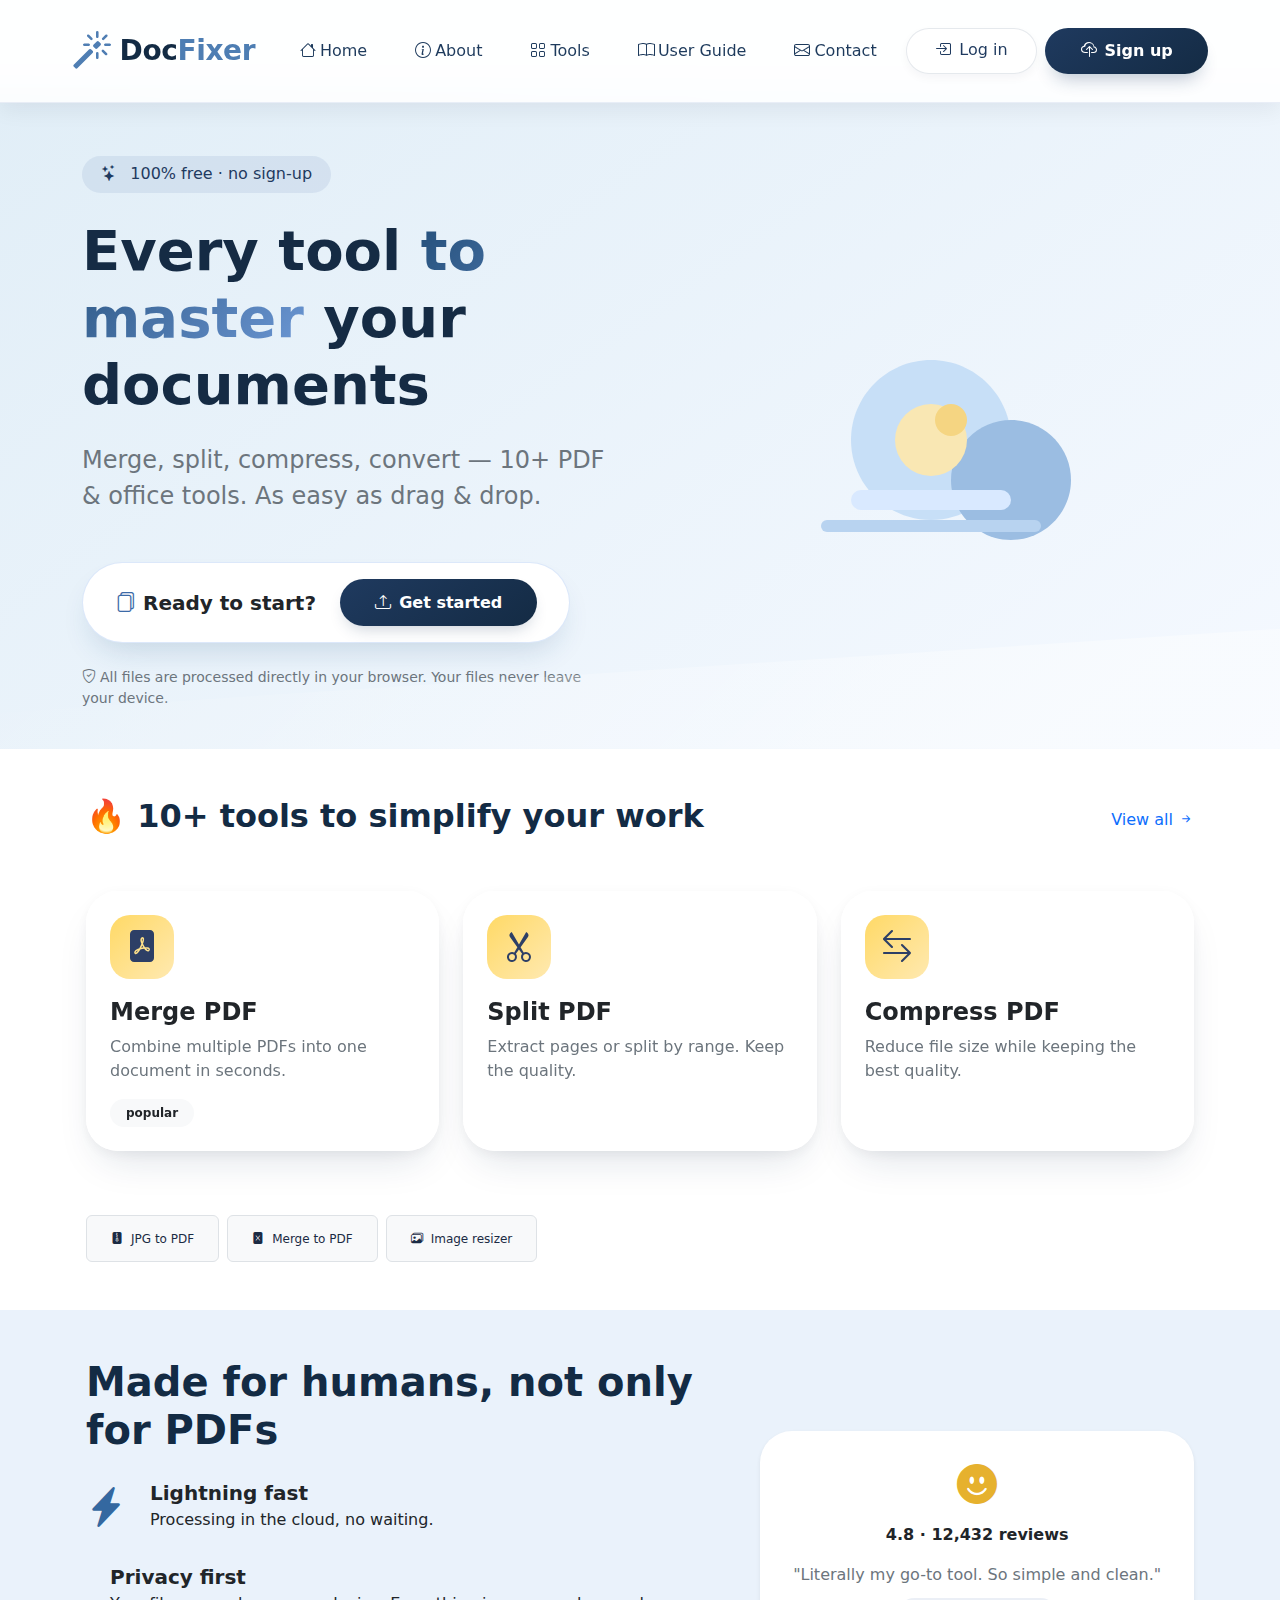
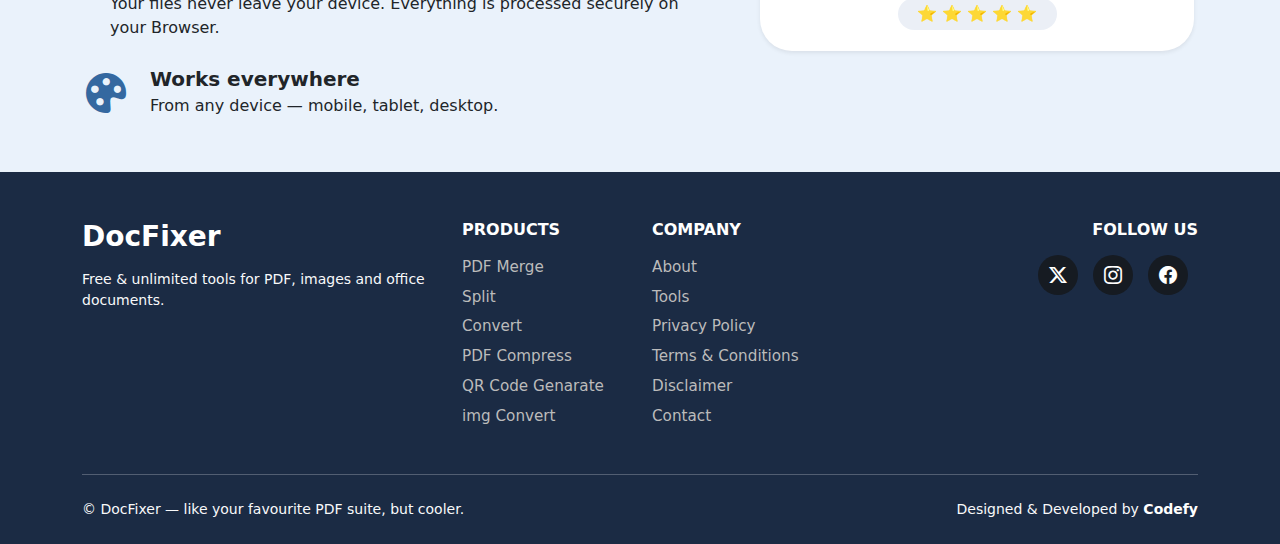
<file: index.html>
<!DOCTYPE html>
<html lang="en">

<head>
  <meta charset="UTF-8">
  <meta name="viewport" content="width=device-width, initial-scale=1.0">
  <title>DocFixer | All-in-One Online PDF & Image Tools Free</title>

  <!-- SEO Meta Tags -->
  <meta name="description"
    content="Free online tools for merging, splitting, compressing, and converting PDF documents and images. Unlimited use, securely in your browser.">
  <meta name="keywords"
    content="free pdf tools, online pdf editor, pdf merger, compress pdf, image to pdf, docfixer, online image tools">
  <meta name="author" content="DocFixer">
  <link rel="canonical" href="https://docfixer.online/">

  <!-- Open Graph for Social Media -->
  <meta property="og:title" content="DocFixer | All-in-One Online PDF & Image Tools Free">
  <meta property="og:description"
    content="Free online tools for merging, splitting, compressing, and converting PDF documents and images. Unlimited use, securely in your browser.">
  <meta property="og:type" content="website">
  <meta property="og:url" content="https://docfixer.online/">
  <meta property="og:site_name" content="DocFixer">

  <!-- Twitter Card -->
  <meta name="twitter:card" content="summary_large_image">
  <meta name="twitter:title" content="DocFixer | All-in-One Online PDF & Image Tools Free">
  <meta name="twitter:description"
    content="Free online tools for merging, splitting, compressing, and converting PDF documents and images. Unlimited use, securely in your browser.">

  <!-- JSON-LD Structured Data for Page -->
  <script type="application/ld+json">
  {
    "@context": "https://schema.org",
    "@type": "WebSite",
    "name": "DocFixer | All-in-One Online PDF & Image Tools Free",
    "description": "Free online tools for merging, splitting, compressing, and converting PDF documents and images. Unlimited use, securely in your browser.",
    "url": "https://docfixer.online/"
  }
  </script>

  <!-- Bootstrap 5 + Icons & cool font -->
  <link href="https://cdn.jsdelivr.net/npm/bootstrap@5.3.2/dist/css/bootstrap.min.css" rel="stylesheet">
  <link rel="stylesheet" href="https://cdn.jsdelivr.net/npm/bootstrap-icons@1.11.3/font/bootstrap-icons.min.css">
  <!-- Google font (Inter) for modern look -->
  <link
    href="https://fonts.googleapis.com/css2?family=Inter:opsz,wght@14..32,400;14..32,500;14..32,600;14..32,700&display=swap"
    rel="stylesheet">
  <link rel="stylesheet" href="css/style.css">

<!-- Google tag (gtag.js) -->
<script async src="https://www.googletagmanager.com/gtag/js?id=G-F6E91RY4GS"></script>
<script>
  window.dataLayer = window.dataLayer || [];
  function gtag(){dataLayer.push(arguments);}
  gtag('js', new Date());

  gtag('config', 'G-F6E91RY4GS');
</script>
</head>

<body>

  <style>
    .tool-card-link {
      text-decoration: none;
      color: inherit;
      display: block;
      height: 100%;
    }

    .tool-card-link:hover .tool-card {
      transform: translateY(-8px);
      box-shadow: 0 30px 48px -18px rgba(18, 75, 120, 0.25);
      background: white;
    }

    .tool-item {
      transition: opacity 0.2s ease, transform 0.2s ease;
    }

    .tool-item.hidden {
      display: none;
    }

/* footer css  */
.footer-section {
  background: #1B2B44;
  color: #ccc;
}

.footer-link {
  color: #bbb;
  text-decoration: none;
  display: inline-block;
  margin-bottom: 6px;
  transition: 0.3s;
}

.footer-link:hover {
  color: #fff;
  transform: translateX(3px);
}

.social-icon {
  display: inline-flex;
  align-items: center;
  justify-content: center;
  width: 40px;
  height: 40px;
  background: #161b22;
  color: #fff;
  border-radius: 50%;
  margin-right: 10px;
  font-size: 18px;
  transition: 0.3s;
}

.social-icon:hover {
  background: #0d6efd;
  transform: translateY(-3px);
}


  </style>
  <!-- STICKY NAVBAR (fixed) with left offcanvas on mobile -->
  <nav class="navbar-sticky navbar navbar-expand-lg py-3 px-4">
    <div class="container-fluid px-lg-5">
      <a class="navbar-brand d-flex align-items-center" href="#">
        <i class="bi bi-magic fs-1 me-2" style="color:#4f7eb3;"></i>
        <span class="fs-3 fw-bold" style="color:#132b44;">Doc<span style="color:#4e7eb3;">Fixer</span></span>
      </a>

      <!-- Mobile toggler: opens left offcanvas -->
      <button class="navbar-toggler border-0" type="button" data-bs-toggle="offcanvas" data-bs-target="#offcanvasNavbar"
        aria-controls="offcanvasNavbar" aria-label="Toggle navigation">
        <span class="navbar-toggler-icon"></span>
      </button>

      <!-- desktop menu (hidden on mobile) -->
      <div class="collapse navbar-collapse d-none d-lg-flex" id="navbarMainDesktop">
        <ul class="navbar-nav mx-auto mb-2 mb-lg-0">
          <li class="nav-item"><a class="nav-link nav-link-custom px-3 py-2" href="index.html"><i
                class="bi bi-house me-1"></i>Home</a></li>
          <li class="nav-item"><a class="nav-link nav-link-custom px-3 py-2" href="about.html"><i
                class="bi bi-info-circle me-1"></i>About</a></li>
          <li class="nav-item"><a class="nav-link nav-link-custom px-3 py-2" href="tools.html"><i
                class="bi bi-grid me-1"></i>Tools</a></li>
          <li class="nav-item"><a class="nav-link nav-link-custom px-3 py-2" href="user_guid.html"><i
                class="bi bi-book me-1"></i>User Guide</a></li>
          <li class="nav-item"><a class="nav-link nav-link-custom px-3 py-2" href="contact.html"><i
                class="bi bi-envelope me-1"></i>Contact</a></li>
        </ul>
        <div class="d-flex gap-2">
          <a href="#" class="btn-pill btn"><i class="bi bi-box-arrow-in-right me-2"></i>Log in</a>
          <a href="#" class="gradient-btn btn"><i class="bi bi-cloud-upload me-2"></i>Sign up</a>
        </div>
      </div>
    </div>
  </nav>

  <!-- OFF CANVAS (mobile menu) from left -->
  <div class="offcanvas offcanvas-start d-lg-none" tabindex="-1" id="offcanvasNavbar"
    aria-labelledby="offcanvasNavbarLabel">
    <div class="offcanvas-header">
      <h5 class="offcanvas-title fw-bold" id="offcanvasNavbarLabel" style="color:#132b44;">
        <i class="bi bi-magic me-2" style="color:#4f7eb3;"></i>DocFixer
      </h5>
      <button type="button" class="btn-close" data-bs-dismiss="offcanvas" aria-label="Close"></button>
    </div>
    <div class="offcanvas-body">
      <ul class="navbar-nav">
        <li class="nav-item"><a class="nav-link nav-link-custom" href="index.html"><i
              class="bi bi-house me-2"></i>Home</a></li>
        <li class="nav-item"><a class="nav-link nav-link-custom" href="about.html"><i
              class="bi bi-info-circle me-2"></i>About</a></li>
        <li class="nav-item"><a class="nav-link nav-link-custom" href="tools.html"><i
              class="bi bi-grid me-2"></i>Tools</a></li>
        <li class="nav-item"><a class="nav-link nav-link-custom" href="user_guid.html"><i
              class="bi bi-book me-2"></i>User Guide</a></li>
        <li class="nav-item"><a class="nav-link nav-link-custom" href="contact.html"><i
              class="bi bi-envelope me-2"></i>Contact</a></li>
        <li class="nav-item mt-3"><a class="btn-pill btn d-block text-center" href="#"><i
              class="bi bi-box-arrow-in-right me-2"></i>Log in</a></li>
        <li class="nav-item mt-2"><a class="gradient-btn btn d-block text-center" href="#"><i
              class="bi bi-cloud-upload me-2"></i>Sign up</a></li>
      </ul>
    </div>
  </div>

  <!-- HERO section – NO DROPZONE, just a normal CTA button -->
  <section class="hero-wave px-3 pt-5 pb-6">
    <div class="container-lg py-lg-4">
      <div class="row align-items-center g-5">
        <div class="col-lg-6">
          <span class="badge-soft d-inline-block mb-4"><i class="bi bi-stars me-2"></i> 100% free · no sign-up </span>
          <h1 class="display-4 fw-bold mb-4" style="color:#152b44;">Every tool <span
              style="background: linear-gradient(130deg, #244f7a, #6c97d4); -webkit-background-clip: text; -webkit-text-fill-color: transparent;">to
              master</span> your documents</h1>
          <p class="lead fs-4 text-secondary mb-5">Merge, split, compress, convert — 10+ PDF & office tools. As easy as
            drag & drop.</p>

          <!-- REPLACED: normal CTA instead of drag & drop area -->
          <div class="cta-block mb-4">
            <span class="fw-semibold fs-5"><i class="bi bi-files me-2" style="color:#3c6aa7;"></i>Ready to start?</span>
            <button class="btn gradient-btn" id="normalCtaBtn"><i class="bi bi-upload me-2"></i>Get started</button>
          </div>
          <p class="small text-secondary"><i class="bi bi-shield-check me-1"></i>All files are processed directly in
            your browser.
            Your files never leave your device.</p>
        </div>
        <div class="col-lg-6 d-none d-lg-block text-center">
          <img
            src="data:image/svg+xml,%3Csvg xmlns='http://www.w3.org/2000/svg' width='400' height='320' viewBox='0 0 400 320'%3E%3Cpath fill='%23c7dff7' d='M280,160c0,44-36,80-80,80s-80-36-80-80s36-80,80-80S280,116,280,160z'/%3E%3Cpath fill='%239bbde2' d='M340,200c0,33-27,60-60,60s-60-27-60-60s27-60,60-60S340,167,340,200z'/%3E%3Crect x='120' y='210' width='160' height='20' fill='%23d9e9ff' rx='10'/%3E%3Crect x='90' y='240' width='220' height='12' fill='%23b8d3f0' rx='6'/%3E%3Ccircle cx='200' cy='160' r='36' fill='%23f9e7b3'/%3E%3Ccircle cx='220' cy='140' r='16' fill='%23f5d582'/%3E%3C/svg%3E"
            alt="fun illustration" class="img-fluid">
        </div>
      </div>
    </div>
  </section>

  <!-- ALL TOOLS grid (unchanged) -->
  <section class="py-5 bg-white">
    <div class="container-lg px-3">
      <div class="d-flex flex-wrap align-items-center justify-content-between mb-5">
        <h2 class="fw-bold" style="color:#132b44;">🔥 10+ tools to simplify your work</h2>
        <a href="tools.html" class="text-decoration-none fw-medium">View all <i class="bi bi-arrow-right-short"></i></a>
      </div>

      <div class="row g-4">
        <!-- tool 1 -->
        <div class="col-md-6 col-lg-4 tool-item" data-category="pdf" data-toolname="Merge PDF"
          data-description="Combine multiple PDFs into one document in seconds.">
          <a href="tools_margepdf.html" class="tool-card-link">
            <div class="tool-card p-4">
              <div class="tool-icon"><i class="bi bi-file-pdf-fill"></i></div>
              <h4 class="fw-bold">Merge PDF</h4>
              <p class="text-secondary mb-3">Combine multiple PDFs into one document in seconds.</p>
              <span class="badge bg-light text-dark rounded-pill px-3 py-2">popular</span>
            </div>
          </a>
        </div>
        <!-- tool 2 -->
        <div class="col-md-6 col-lg-4 tool-item" data-category="pdf" data-toolname="Split PDF"
          data-description="Extract pages or split by range. Keep the quality.">
          <a href="tools_splitpdf.html" class="tool-card-link">
            <div class="tool-card p-4">
              <div class="tool-icon"><i class="bi bi-scissors"></i></div>
              <h4 class="fw-bold">Split PDF</h4>
              <p class="text-secondary mb-3">Extract pages or split by range. Keep the quality.</p>
            </div>
          </a>
        </div>
        <!-- tool 3 -->
        <div class="col-md-6 col-lg-4 tool-item" data-category="compression pdf" data-toolname="Compress PDF"
          data-description="Reduce file size while keeping the best quality.">
          <a href="tools_pdfcompress.html" class="tool-card-link">
            <div class="tool-card p-4">
              <div class="tool-icon"><i class="bi bi-arrow-left-right"></i></div>
              <h4 class="fw-bold">Compress PDF</h4>
              <p class="text-secondary mb-3">Reduce file size while keeping the best quality.</p>
            </div>
          </a>
        </div>
        <!-- tool 4 -->
        <!-- <div class="col-md-6 col-lg-4">
        <div class="tool-card p-4">
          <div class="tool-icon"><i class="bi bi-file-earmark-word-fill"></i></div>
          <h4 class="fw-bold">PDF to Word</h4>
          <p class="text-secondary mb-3">Convert PDF to DOCX perfectly editable.</p>
        </div>
      </div> -->
        <!-- tool 5 -->
        <!-- <div class="col-md-6 col-lg-4">
        <div class="tool-card p-4">
          <div class="tool-icon"><i class="bi bi-lock-fill"></i></div>
          <h4 class="fw-bold">Protect PDF</h4>
          <p class="text-secondary mb-3">Add a password to your PDF. Secure instantly.</p>
        </div>
      </div> -->
        <!-- tool 6 -->
        <!-- <div class="col-md-6 col-lg-4">
        <div class="tool-card p-4">
          <div class="tool-icon"><i class="bi bi-arrow-repeat"></i></div>
          <h4 class="fw-bold">Rotate PDF</h4>
          <p class="text-secondary mb-3">Permanently rotate single or all pages.</p>
        </div>
      </div> -->
      </div>

      <!-- extra CTA + popular tools inline -->
      <div class="d-flex flex-wrap align-items-center justify-content-between mt-5 pt-3 popular-tools">
        <div class="d-flex gap-2 flex-wrap">
          <span class="badge bg-light border px-4 py-3"><i class="bi bi-file-zip-fill me-2"></i>JPG to PDF</span>
          <span class="badge bg-light border px-4 py-3"><i class="bi bi-file-excel-fill me-2"></i>Merge to PDF</span>
          <span class="badge bg-light border px-4 py-3"><i class="bi bi-images me-2"></i>Image resizer</span>

        </div>
        <!-- <button class="gradient-btn btn mt-3 mt-sm-0"><i class="bi bi-grid-fill me-2"></i>Explore all tools</button> -->
      </div>
    </div>
  </section>

  <!-- why us / features (light blue) unchanged -->
  <section class="py-5" style="background: #eaf2fb;">
    <div class="container-lg px-3">
      <div class="row g-5 align-items-center">
        <div class="col-md-7">
          <h2 class="display-6 fw-bold mb-4" style="color:#132b44;">Made for humans, not only for PDFs</h2>
          <div class="d-flex gap-4 mb-4">
            <div><i class="bi bi-lightning-charge-fill fs-1" style="color:#3468a0;"></i></div>
            <div><span class="fw-bold fs-5">Lightning fast</span><br>Processing in the cloud, no waiting.</div>
          </div>
          <div class="d-flex gap-4 mb-4">
            <div><i class="bi bi-privacy fs-1" style="color:#3468a0;"></i></div>
            <div><span class="fw-bold fs-5">Privacy first</span><br>Your files never leave your device. Everything is
              processed securely on your Browser.</div>
          </div>
          <div class="d-flex gap-4">
            <div><i class="bi bi-palette-fill fs-1" style="color:#3468a0;"></i></div>
            <div><span class="fw-bold fs-5">Works everywhere</span><br>From any device — mobile, tablet, desktop.</div>
          </div>
        </div>
        <div class="col-md-5 text-center">
          <div class="bg-white p-4 rounded-5 shadow-sm">
            <i class="bi bi-emoji-smile-fill fs-1" style="color:#e6b12e;"></i>
            <p class="fw-bold mt-2">4.8 · 12,432 reviews</p>
            <p class="text-secondary">"Literally my go-to tool. So simple and clean."</p>
            <span class="badge-soft">⭐ ⭐ ⭐ ⭐ ⭐</span>
          </div>
        </div>
      </div>
    </div>
  </section>

  <footer class="footer-section pt-5 pb-4">
  <div class="container-lg">
    <div class="row g-4">

      <!-- Brand -->
      <div class="col-md-4">
        <h3 class="fw-bold text-white">DocFixer</h3>
        <p class="mt-3 text-light small">
          Free & unlimited tools for PDF, images and office documents.
        </p>
      </div>

      <!-- Products -->
      <div class="col-6 col-md-2">
        <h6 class="text-uppercase text-white fw-semibold mb-3">Products</h6>
        <ul class="list-unstyled">
          <li><a href="tools_margepdf.html" class="footer-link">PDF Merge</a></li>
          <li><a href="tools_splitpdf.html" class="footer-link">Split</a></li>
          <li><a href="tools_imagtopdf.html" class="footer-link">Convert</a></li>
          <li><a href="tools_pdfcompress.html" class="footer-link">PDF Compress</a></li>
          <li><a href="tools_qrcode.html" class="footer-link">QR Code Genarate</a></li>
          <li><a href="tools_imagtopdf.html" class="footer-link">img Convert</a></li>
        </ul>
      </div>

      <!-- Company -->
      <div class="col-6 col-md-2">
        <h6 class="text-uppercase text-white fw-semibold mb-3">Company</h6>
        <ul class="list-unstyled">
          <li><a href="about.html" class="footer-link">About</a></li>
           <li><a href="tools.html" class="footer-link">Tools</a></li>
          <li><a href="privacy.html" class="footer-link">Privacy Policy</a></li>
          <li><a href="terms.html" class="footer-link">Terms & Conditions</a></li>
          <li><a href="disclaimer.html" class="footer-link">Disclaimer</a></li>
          <li><a href="contact.html" class="footer-link">Contact</a></li>
        </ul>
      </div>

      <!-- Social -->
      <div class="col-md-4 text-md-end text-start">
        <h6 class="text-uppercase text-white fw-semibold mb-3">Follow Us</h6>

        <a href="https://x.com/codefy001" target="_blank" class="social-icon">
          <i class="bi bi-twitter-x"></i>
        </a>

        <a href="https://www.instagram.com/codefy_03" target="_blank" class="social-icon">
          <i class="bi bi-instagram"></i>
        </a>

        <a href="https://www.facebook.com" target="_blank" class="social-icon">
          <i class="bi bi-facebook"></i>
        </a>
      </div>

    </div>

    <hr class="border-light opacity-25 my-4">

    <!-- Bottom -->
    <div class="d-flex flex-column flex-md-row justify-content-between align-items-center text-light small">
      <p class="mb-2 mb-md-0">© DocFixer — like your favourite PDF suite, but cooler.</p>

      <p class="mb-0">
        Designed & Developed by 
        <a href="https://codefy.in" target="_blank" class="fw-bold text-white text-decoration-none">
          Codefy
        </a>
      </p>
    </div>
  </div>
</footer>

  <!-- micro-interactions (updated: no dropzone, only normal CTA) -->
  <script>
    (function () {
      // new normal CTA button (replaces old dropzone/fake button)
      const ctaBtn = document.getElementById('normalCtaBtn');
      if (ctaBtn) {
        ctaBtn.addEventListener('click', (e) => {
          e.preventDefault();
          const toastDiv = document.createElement('div');
          toastDiv.className = 'position-fixed top-0 start-50 translate-middle-x mt-5 px-5 py-3 bg-dark text-white rounded-5 shadow-lg';
          toastDiv.style.zIndex = '9999';
          toastDiv.style.background = '#152b44';
          toastDiv.innerHTML = '<i class="bi bi-check2-circle me-2"></i> Get started — demo (ready to upload)';
          document.body.appendChild(toastDiv);
          setTimeout(() => { toastDiv.remove(); }, 2500);
        });

      }



      // close offcanvas after clicking login/signup (from offcanvas)
      document.querySelectorAll('.offcanvas .btn-pill, .offcanvas .gradient-btn').forEach(btn => {
        btn.addEventListener('click', (e) => {
          e.preventDefault();
          const msg = document.createElement('div');
          msg.className = 'position-fixed top-0 start-50 translate-middle-x mt-5 px-5 py-3 bg-dark text-white rounded-5 shadow-lg';
          msg.style.zIndex = '9999';
          msg.style.background = '#1b4a6e';
          msg.innerHTML = `<i class="bi bi-person-check me-2"></i> ${btn.innerText} (demo)`;
          document.body.appendChild(msg);
          setTimeout(() => { msg.remove(); }, 1800);

          const offcanvasElem = document.getElementById('offcanvasNavbar');
          if (offcanvasElem.classList.contains('show')) {
            let offcanvasInstance = bootstrap.Offcanvas.getInstance(offcanvasElem);
            if (offcanvasInstance) offcanvasInstance.hide();
          }
        });
      });

    })();
  </script>
  <!-- Bootstrap JS -->
  <script src="https://cdn.jsdelivr.net/npm/bootstrap@5.3.2/dist/js/bootstrap.bundle.min.js"></script>
</body>

</html>
</file>
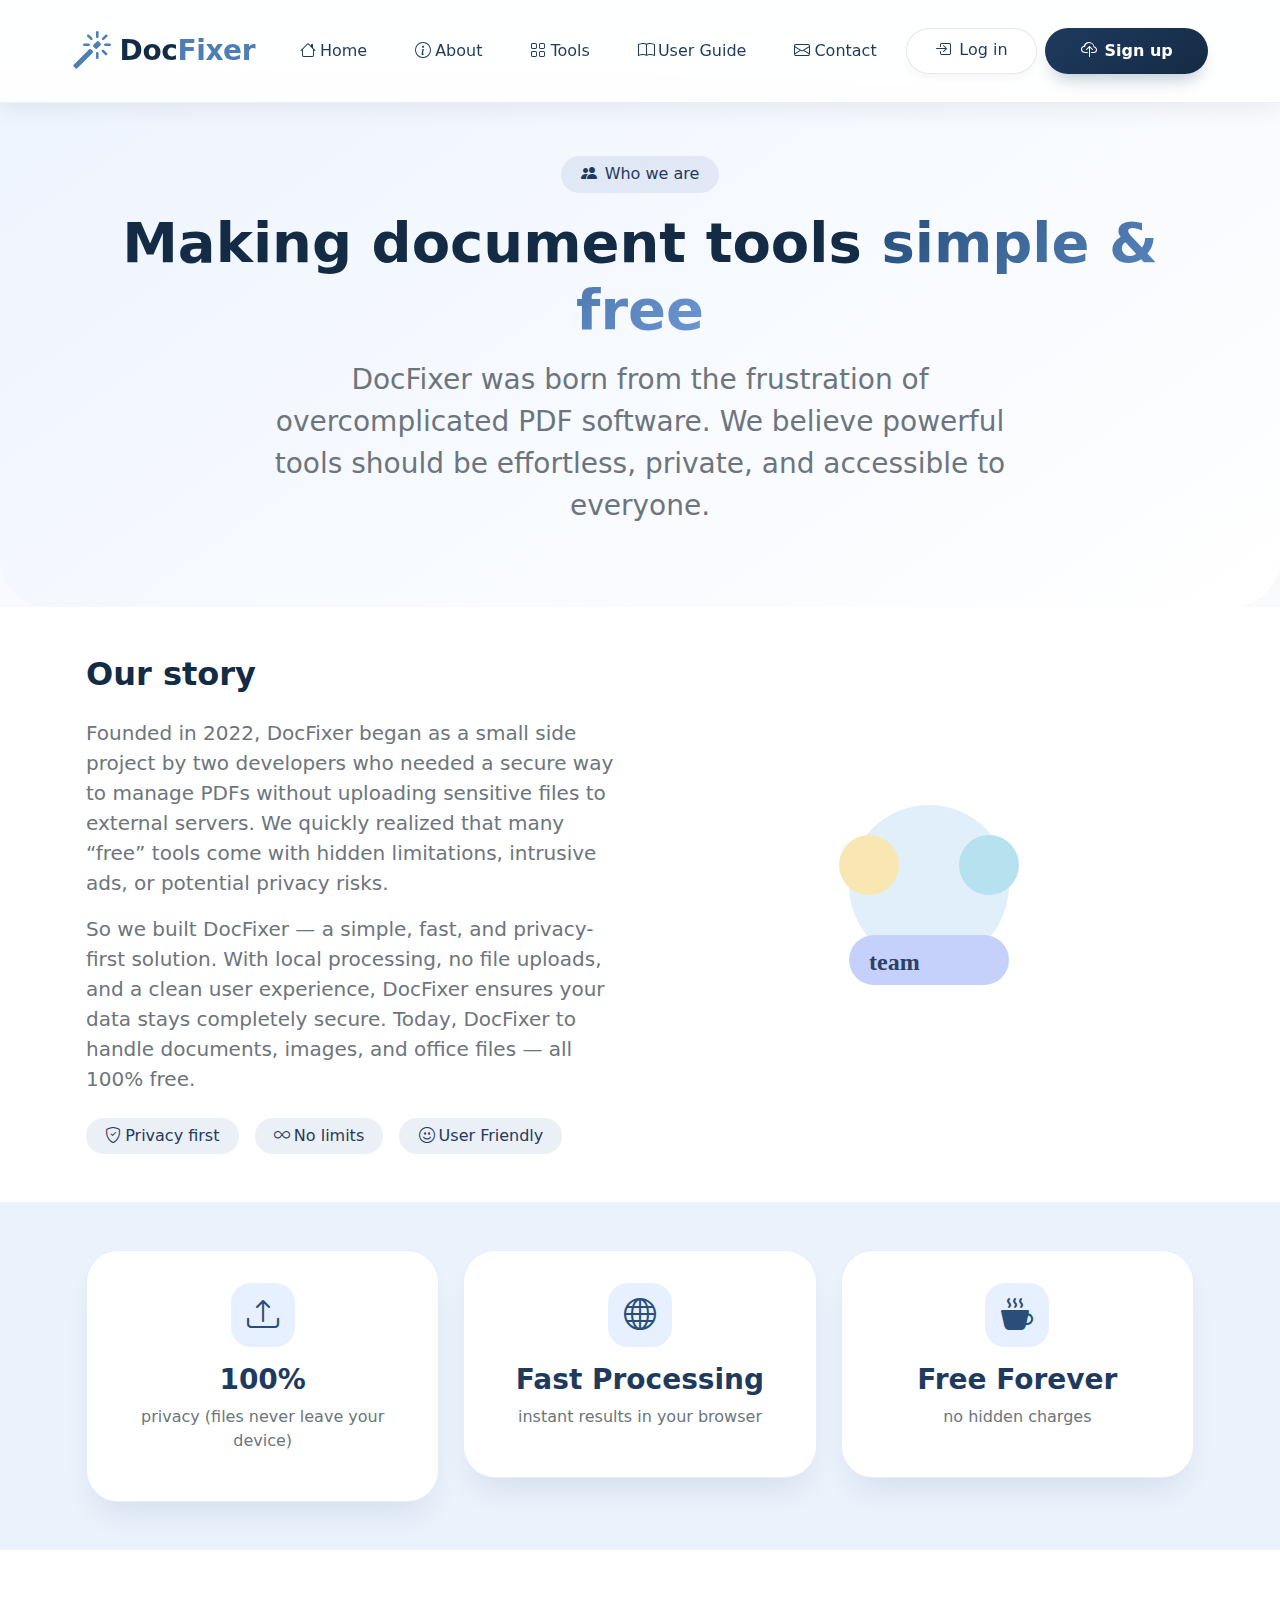
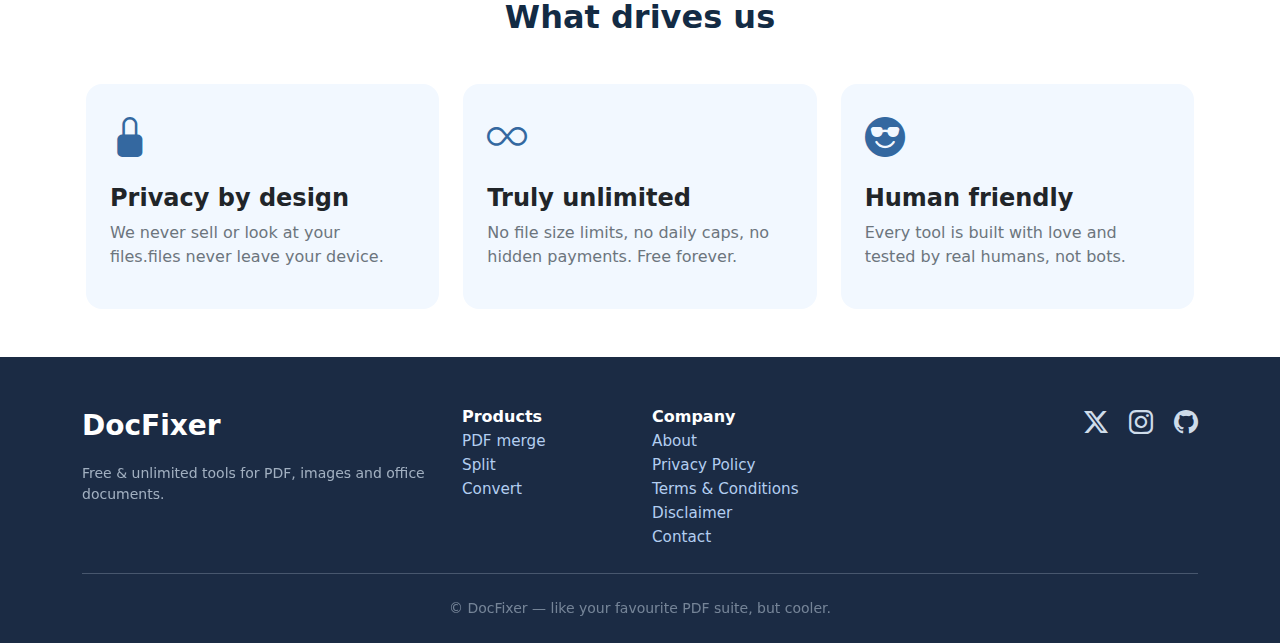
<file: about.html>
<!DOCTYPE html>
<html lang="en">
<head>
    <meta charset="UTF-8">
    <meta name="viewport" content="width=device-width, initial-scale=1.0">
    <title>About Us · DocFixer</title>
    <!-- SEO Meta Tags -->
    <meta name="description" content="DocFixer was born from the frustration of overcomplicated PDF software. Learn about our mission for free and private document tools.">
    <meta name="keywords" content="about docfixer, free document tools, private pdf processing, free pdf tools">
    <meta name="author" content="DocFixer">
    <!-- Open Graph for Social Media -->
    <meta property="og:title" content="About Us · DocFixer">
    <meta property="og:description" content="DocFixer was born from the frustration of overcomplicated PDF software. Learn about our mission for free and private document tools.">
    <meta property="og:type" content="website">
    <meta property="og:url" content="https://docfixer.online/about.html">
    <meta property="og:site_name" content="DocFixer">
    <!-- Bootstrap 5 + Icons & cool font -->
  <link href="https://cdn.jsdelivr.net/npm/bootstrap@5.3.2/dist/css/bootstrap.min.css" rel="stylesheet">
  <link rel="stylesheet" href="https://cdn.jsdelivr.net/npm/bootstrap-icons@1.11.3/font/bootstrap-icons.min.css">
  <!-- Google font (Inter) for modern look -->
  <link href="https://fonts.googleapis.com/css2?family=Inter:opsz,wght@14..32,400;14..32,500;14..32,600;14..32,700&display=swap" rel="stylesheet">
  <link rel="stylesheet" href="css/style.css">
</head>
<body>
        <style>
        /* minimal inline style just for about page unique touches, 
           but mostly rely on your existing css (navbar-sticky, footer, etc) */
        body { background: #f8fafd; }
        .about-hero {
            background: linear-gradient(145deg, #eef4fe, #ffffff);
            border-radius: 0 0 3rem 3rem;
        }
        .stat-card {
            background: white;
            border-radius: 2rem;
            padding: 2rem;
            box-shadow: 0 20px 30px -10px rgba(30,60,120,0.1);
            border: 1px solid rgba(130,170,240,0.2);
            transition: transform 0.1s ease;
        }
        .stat-card:hover { transform: scale(1.02); }
        .value-icon {
            width: 64px;
            height: 64px;
            background: #e6f0fe;
            border-radius: 20px;
            display: flex;
            align-items: center;
            justify-content: center;
            font-size: 2rem;
            color: #2a4e7a;
        }
    </style>
    <!-- STICKY NAVBAR (fixed) with left offcanvas on mobile -->
<nav class="navbar-sticky navbar navbar-expand-lg py-3 px-4">
  <div class="container-fluid px-lg-5">
    <a class="navbar-brand d-flex align-items-center" href="#">
      <i class="bi bi-magic fs-1 me-2" style="color:#4f7eb3;"></i>
      <span class="fs-3 fw-bold" style="color:#132b44;">Doc<span style="color:#4e7eb3;">Fixer</span></span>
    </a>

    <!-- Mobile toggler: opens left offcanvas -->
    <button class="navbar-toggler border-0" type="button" data-bs-toggle="offcanvas" data-bs-target="#offcanvasNavbar" aria-controls="offcanvasNavbar" aria-label="Toggle navigation">
      <span class="navbar-toggler-icon"></span>
    </button>

    <!-- desktop menu (hidden on mobile) -->
    <div class="collapse navbar-collapse d-none d-lg-flex" id="navbarMainDesktop">
      <ul class="navbar-nav mx-auto mb-2 mb-lg-0">
        <li class="nav-item"><a class="nav-link nav-link-custom px-3 py-2" href="index.html"><i class="bi bi-house me-1"></i>Home</a></li>
        <li class="nav-item"><a class="nav-link nav-link-custom px-3 py-2" href="about.html"><i class="bi bi-info-circle me-1"></i>About</a></li>
        <li class="nav-item"><a class="nav-link nav-link-custom px-3 py-2" href="tools.html"><i class="bi bi-grid me-1"></i>Tools</a></li>
        <li class="nav-item"><a class="nav-link nav-link-custom px-3 py-2" href="user_guid.html"><i class="bi bi-book me-1"></i>User Guide</a></li>
        <li class="nav-item"><a class="nav-link nav-link-custom px-3 py-2" href="contact.html"><i class="bi bi-envelope me-1"></i>Contact</a></li>
      </ul>
      <div class="d-flex gap-2">
        <a href="#" class="btn-pill btn"><i class="bi bi-box-arrow-in-right me-2"></i>Log in</a>
        <a href="#" class="gradient-btn btn"><i class="bi bi-cloud-upload me-2"></i>Sign up</a>
      </div>
    </div>
  </div>
</nav>

<!-- OFF CANVAS (mobile menu) from left -->
<div class="offcanvas offcanvas-start d-lg-none" tabindex="-1" id="offcanvasNavbar" aria-labelledby="offcanvasNavbarLabel">
  <div class="offcanvas-header">
    <h5 class="offcanvas-title fw-bold" id="offcanvasNavbarLabel" style="color:#132b44;">
      <i class="bi bi-magic me-2" style="color:#4f7eb3;"></i>DocFixer
    </h5>
    <button type="button" class="btn-close" data-bs-dismiss="offcanvas" aria-label="Close"></button>
  </div>
  <div class="offcanvas-body">
    <ul class="navbar-nav">
      <li class="nav-item"><a class="nav-link nav-link-custom" href="index.html"><i class="bi bi-house me-2"></i>Home</a></li>
      <li class="nav-item"><a class="nav-link nav-link-custom" href="about.html"><i class="bi bi-info-circle me-2"></i>About</a></li>
      <li class="nav-item"><a class="nav-link nav-link-custom" href="tools.html"><i class="bi bi-grid me-2"></i>Tools</a></li>
      <li class="nav-item"><a class="nav-link nav-link-custom" href="user_guid.html"><i class="bi bi-book me-2"></i>User Guide</a></li>
      <li class="nav-item"><a class="nav-link nav-link-custom" href="contact.html"><i class="bi bi-envelope me-2"></i>Contact</a></li>
      <li class="nav-item mt-3"><a class="btn-pill btn d-block text-center" href="#"><i class="bi bi-box-arrow-in-right me-2"></i>Log in</a></li>
      <li class="nav-item mt-2"><a class="gradient-btn btn d-block text-center" href="#"><i class="bi bi-cloud-upload me-2"></i>Sign up</a></li>
    </ul>
  </div>
</div>


<!-- ========== ABOUT PAGE CONTENT (simple, clean) ========== -->
<section class="about-hero pt-5 pb-4">
  <div class="container-lg px-3 pt-4 pb-2">
    <div class="text-center mb-5">
      <span class="badge-soft d-inline-block mb-3"><i class="bi bi-people-fill me-2"></i>Who we are</span>
      <h1 class="display-4 fw-bold mb-3" style="color:#132b44;">Making document tools <span style="background: linear-gradient(130deg, #244f7a, #6c97d4); -webkit-background-clip: text; -webkit-text-fill-color: transparent;">simple & free</span></h1>
      <p class="lead fs-3 text-secondary mx-auto" style="max-width: 800px;">DocFixer was born from the frustration of overcomplicated PDF software. We believe powerful tools should be effortless, private, and accessible to everyone.</p>
    </div>
  </div>
</section>

<!-- our story + image / mission -->
<section class="py-5 bg-white">
  <div class="container-lg px-3">
    <div class="row align-items-center g-5">
      <div class="col-md-6">
        <h2 class="fw-bold mb-4" style="color:#132b44;">Our story</h2>
        <p class="text-secondary fs-5">Founded in 2022, DocFixer began as a small side project by two developers who needed a secure way to manage PDFs without uploading sensitive files to external servers.
                                        We quickly realized that many “free” tools come with hidden limitations, intrusive ads, or potential privacy risks.</p>
        <p class="text-secondary fs-5">So we built DocFixer — a simple, fast, and privacy-first solution. With local processing, no file uploads, and a clean user experience, DocFixer ensures your data stays completely secure. Today,  DocFixer to handle documents, images, and office files — all 100% free.</p>
        <div class="d-flex gap-3 mt-4">
          <span class="badge-soft"><i class="bi bi-shield-check me-1"></i>Privacy first</span>
          <span class="badge-soft"><i class="bi bi-infinity me-1"></i>No limits</span>
          <span class="badge-soft"><i class="bi bi-emoji-smile me-1"></i>User Friendly</span>
        </div>
      </div>
      <div class="col-md-6 text-center">
        <!-- simple placeholder illustration (team vibe) -->
        <img src="data:image/svg+xml,%3Csvg xmlns='http://www.w3.org/2000/svg' width='400' height='280' viewBox='0 0 400 280'%3E%3Ccircle cx='200' cy='120' r='80' fill='%23e1effa'/%3E%3Ccircle cx='140' cy='100' r='30' fill='%23f9e7b3'/%3E%3Ccircle cx='260' cy='100' r='30' fill='%23b6e2f0'/%3E%3Crect x='120' y='170' width='160' height='50' fill='%23c5d1fa' rx='25'/%3E%3Ctext x='140' y='205' font-family='Inter' font-size='24' fill='%232d3f66' font-weight='bold'%3Eteam%3C/text%3E%3C/svg%3E" alt="team illustration" class="img-fluid">
      </div>
    </div>
  </div>
</section>

<!-- stats / numbers (fun facts) -->
<section class="py-5" style="background: #eaf2fb;">
  <div class="container-lg px-3">
    <div class="row g-4 text-center">
      <div class="col-sm-4">
        <div class="stat-card">
          <div class="value-icon mx-auto mb-3"><i class="bi bi-upload"></i></div>
          <h3 class="fw-bold" style="color:#1f3a5f;">100%</h3>
          <p class="text-secondary">privacy (files never leave your device)</p>
        </div>
      </div>
      <div class="col-sm-4">
        <div class="stat-card">
          <div class="value-icon mx-auto mb-3"><i class="bi bi-globe"></i></div>
          <h3 class="fw-bold" style="color:#1f3a5f;">Fast Processing</h3>
          <p class="text-secondary">instant results in your browser</p>
        </div>
      </div>
      <div class="col-sm-4">
        <div class="stat-card">
          <div class="value-icon mx-auto mb-3"><i class="bi bi-cup-hot-fill"></i></div>
          <h3 class="fw-bold" style="color:#1f3a5f;">Free Forever</h3>
          <p class="text-secondary">no hidden charges</p>
        </div>
      </div>
    </div>
  </div>
</section>

<!-- our values (simple cards) -->
<section class="py-5 bg-white">
  <div class="container-lg px-3">
    <h2 class="fw-bold text-center mb-5" style="color:#132b44;">What drives us</h2>
    <div class="row g-4">
      <div class="col-md-4">
        <div class="p-4 rounded-4 h-100" style="background: #f2f8ff;">
          <i class="bi bi-lock-fill fs-1" style="color:#3468a0;"></i>
          <h4 class="fw-bold mt-3">Privacy by design</h4>
          <p class="text-secondary">We never sell or look at your files.files never leave your device.</p>
        </div>
      </div>
      <div class="col-md-4">
        <div class="p-4 rounded-4 h-100" style="background: #f2f8ff;">
          <i class="bi bi-infinity fs-1" style="color:#3468a0;"></i>
          <h4 class="fw-bold mt-3">Truly unlimited</h4>
          <p class="text-secondary">No file size limits, no daily caps, no hidden payments. Free forever.</p>
        </div>
      </div>
      <div class="col-md-4">
        <div class="p-4 rounded-4 h-100" style="background: #f2f8ff;">
          <i class="bi bi-emoji-sunglasses-fill fs-1" style="color:#3468a0;"></i>
          <h4 class="fw-bold mt-3">Human friendly</h4>
          <p class="text-secondary">Every tool is built with love and tested by real humans, not bots.</p>
        </div>
      </div>
    </div>
  </div>
</section>


<!-- simple footer unchanged -->
<footer class="pt-5 pb-4 px-3">
  <div class="container-lg">
    <div class="row g-4">
      <div class="col-md-4">
        <span class="fs-3 fw-bold text-white">DocFixer</span>
        <p class="my-3 small opacity-75">Free & unlimited tools for PDF, images and office documents.</p>
      </div>
      <div class="col-md-2"><span class="fw-semibold text-white">Products</span><br><a href="#" class="footer-link">PDF merge</a><br><a href="#" class="footer-link">Split</a><br><a href="#" class="footer-link">Convert</a></div>
      <div class="col-md-2"><span class="fw-semibold text-white">Company</span><br><a href="about.html" class="footer-link">About</a><br><a href="privacy.html" class="footer-link">Privacy Policy</a><br><a href="terms.html" class="footer-link">Terms & Conditions</a><br><a href="disclaimer.html" class="footer-link">Disclaimer</a><br><a href="contact.html" class="footer-link">Contact</a></div>
      <div class="col-md-4 text-md-end">
        <i class="bi bi-twitter-x fs-4 me-3"></i>
        <i class="bi bi-instagram fs-4 me-3"></i>
        <i class="bi bi-github fs-4"></i>
      </div>
    </div>
    <hr class="opacity-25 my-4">
    <p class="text-center small opacity-50 mb-0">© DocFixer — like your favourite PDF suite, but cooler.</p>
  </div>
</footer>


<script>
  (function() {
    // new normal CTA button (replaces old dropzone/fake button)
    const ctaBtn = document.getElementById('normalCtaBtn');
    if (ctaBtn) {
      ctaBtn.addEventListener('click', (e) => {
        e.preventDefault();
        const toastDiv = document.createElement('div');
        toastDiv.className = 'position-fixed top-0 start-50 translate-middle-x mt-5 px-5 py-3 bg-dark text-white rounded-5 shadow-lg';
        toastDiv.style.zIndex = '9999';
        toastDiv.style.background = '#152b44';
        toastDiv.innerHTML = '<i class="bi bi-check2-circle me-2"></i> Get started — demo (ready to upload)';
        document.body.appendChild(toastDiv);
        setTimeout(() => { toastDiv.remove(); }, 2500);
      });
    }

    // tool cards: click just for fun (demo)
    const cards = document.querySelectorAll('.tool-card');
    cards.forEach(card => {
      card.addEventListener('click', () => {
        card.style.transition = '0.1s';
        card.style.boxShadow = '0 0 0 3px #aac9ff';
        setTimeout(() => { card.style.boxShadow = ''; }, 150);
        const toolName = card.querySelector('h4')?.innerText || 'tool';
        const msg = document.createElement('div');
        msg.className = 'position-fixed bottom-0 start-50 translate-middle-x mb-5 px-4 py-3 bg-primary text-white rounded-5 shadow';
        msg.style.zIndex = '9998';
        msg.style.background = '#1f3f64 !important';
        msg.innerHTML = `✨ ${toolName} would open — interactive demo.`;
        document.body.appendChild(msg);
        setTimeout(() => { msg.remove(); }, 1800);
      });
    });

    // close offcanvas after clicking login/signup (from offcanvas)
    document.querySelectorAll('.offcanvas .btn-pill, .offcanvas .gradient-btn').forEach(btn => {
      btn.addEventListener('click', (e) => {
        e.preventDefault();
        const msg = document.createElement('div');
        msg.className = 'position-fixed top-0 start-50 translate-middle-x mt-5 px-5 py-3 bg-dark text-white rounded-5 shadow-lg';
        msg.style.zIndex = '9999';
        msg.style.background = '#1b4a6e';
        msg.innerHTML = `<i class="bi bi-person-check me-2"></i> ${btn.innerText} (demo)`;
        document.body.appendChild(msg);
        setTimeout(() => { msg.remove(); }, 1800);
        
        const offcanvasElem = document.getElementById('offcanvasNavbar');
        if (offcanvasElem.classList.contains('show')) {
          let offcanvasInstance = bootstrap.Offcanvas.getInstance(offcanvasElem);
          if (offcanvasInstance) offcanvasInstance.hide();
        }
      });
    });

  })();
</script>
<!-- Bootstrap JS -->
<script src="https://cdn.jsdelivr.net/npm/bootstrap@5.3.2/dist/js/bootstrap.bundle.min.js"></script>
</body>
</html>
</file>
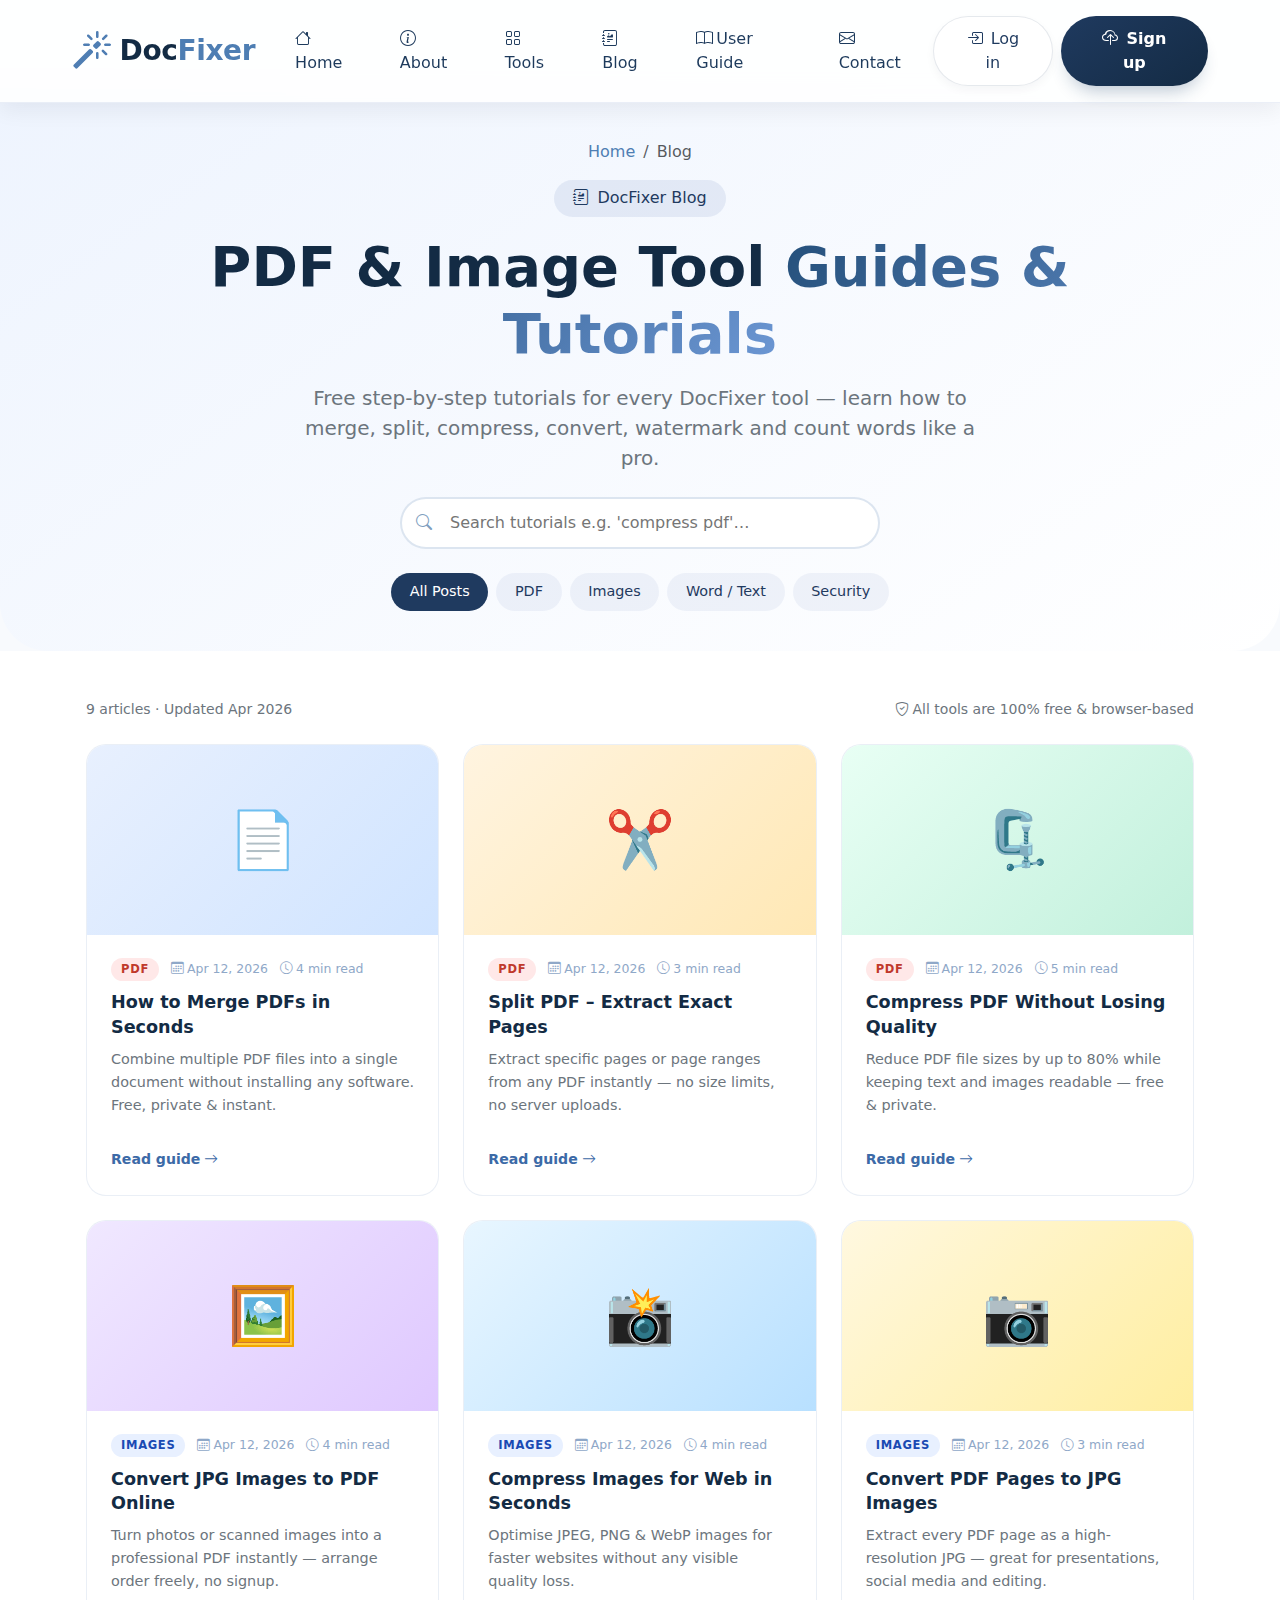
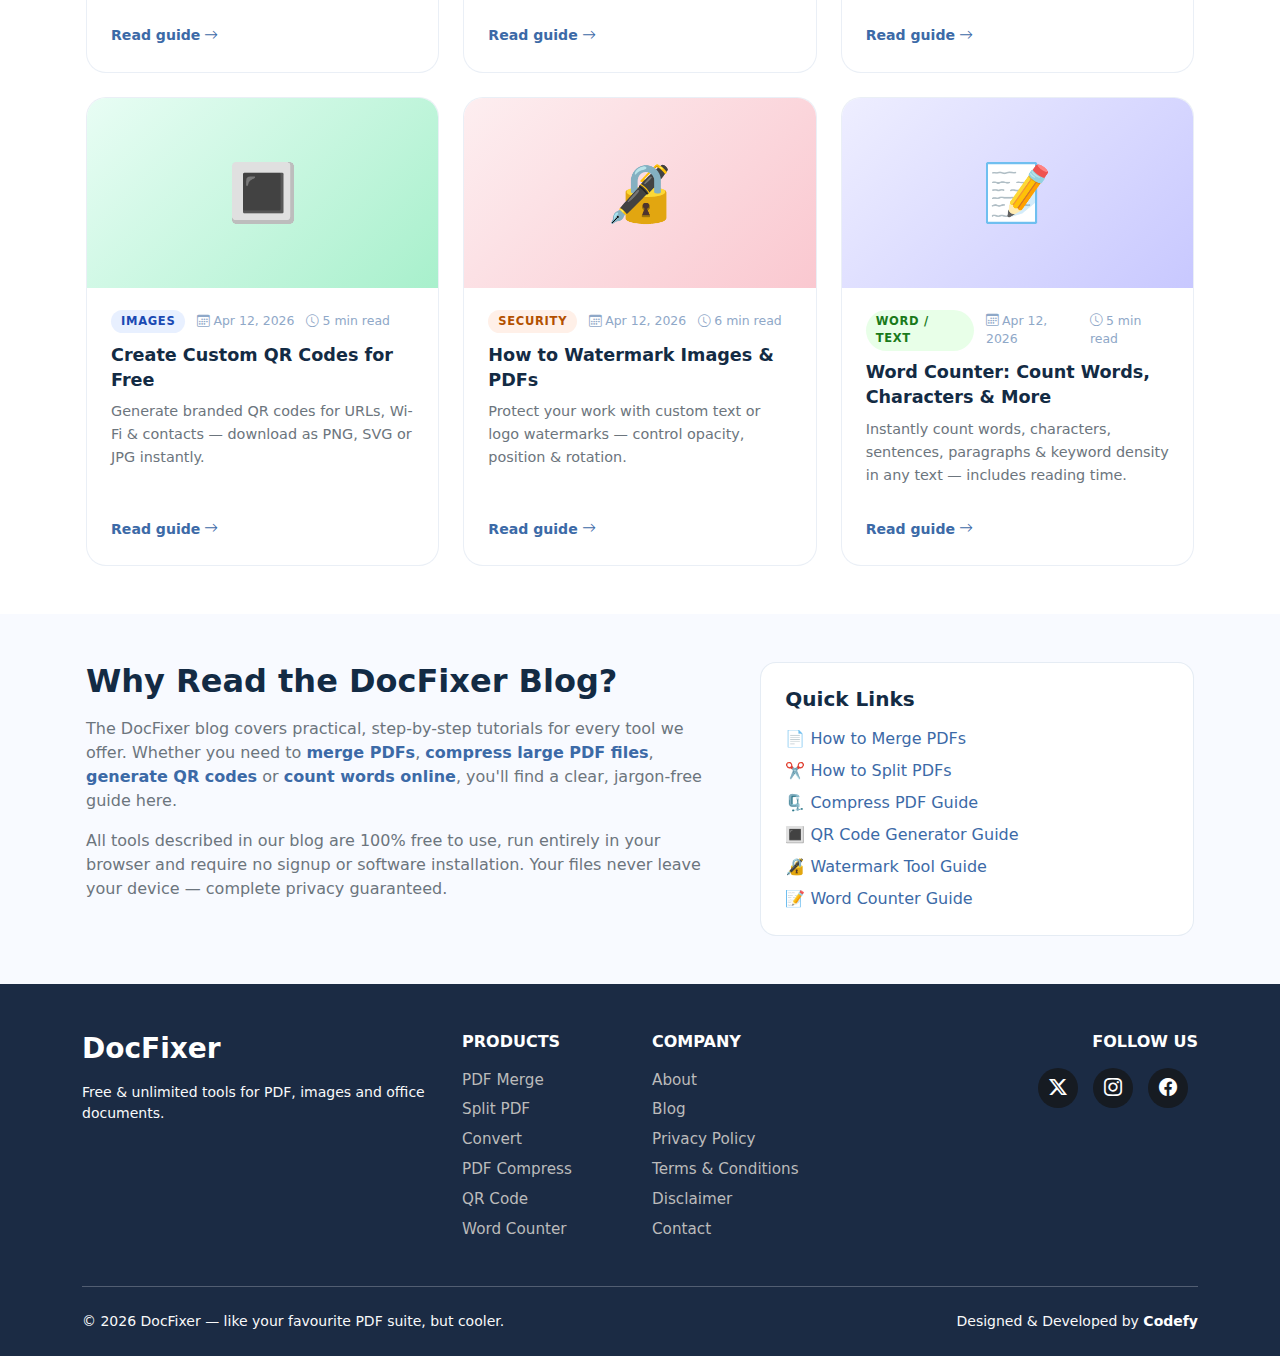
<file: blog.html>
﻿<!DOCTYPE html>
<html lang="en">
<head>
  <meta charset="UTF-8">
  <link rel="icon" type="image/svg+xml" href="images/favicon.svg">
  <meta name="viewport" content="width=device-width, initial-scale=1.0">

  <!-- ═══ PRIMARY SEO ═══ -->
  <title>DocFixer Blog | PDF & Image Tool Guides, Tips & Tutorials</title>
  <meta name="description" content="Read free in-depth guides on PDF merging, splitting, compressing, image conversion, QR code generation, watermarking and word counting. Expert tutorials by DocFixer.">
  <meta name="keywords" content="pdf tutorial, merge pdf guide, split pdf how to, compress pdf tips, jpg to pdf online, image compressor guide, qr code generator tutorial, watermark pdf, word counter tool, docfixer blog">
  <meta name="author" content="DocFixer Team">
  <meta name="robots" content="index, follow, max-snippet:-1, max-image-preview:large, max-video-preview:-1">
  <link rel="canonical" href="https://docfixer.online/blog.html">

  <!-- ═══ OPEN GRAPH ═══ -->
  <meta property="og:type"        content="website">
  <meta property="og:site_name"   content="DocFixer">
  <meta property="og:locale"      content="en_US">
  <meta property="og:url"         content="https://docfixer.online/blog.html">
  <meta property="og:title"       content="DocFixer Blog | PDF & Image Tool Guides, Tips & Tutorials">
  <meta property="og:description" content="Free in-depth guides on PDF merging, splitting, compressing, image conversion, QR code generation, watermarking and word counting.">
  <meta property="og:image"       content="https://docfixer.online/images/blog-og.png">
  <meta property="og:image:width"  content="1200">
  <meta property="og:image:height" content="630">
  <meta property="og:image:alt"    content="DocFixer Blog – PDF & Image Tool Guides">

  <!-- ═══ TWITTER CARD ═══ -->
  <meta name="twitter:card"        content="summary_large_image">
  <meta name="twitter:site"        content="@codefy001">
  <meta name="twitter:title"       content="DocFixer Blog | PDF & Image Tool Guides, Tips & Tutorials">
  <meta name="twitter:description" content="Free in-depth guides on PDF, image and document tools. Step-by-step tutorials for DocFixer tools.">
  <meta name="twitter:image"       content="https://docfixer.online/images/blog-og.png">

  <!-- ═══ JSON-LD: WebSite + Blog + ItemList ═══ -->
  <script type="application/ld+json">
  {
    "@context": "https://schema.org",
    "@graph": [
      {
        "@type": "WebSite",
        "@id": "https://docfixer.online/#website",
        "url": "https://docfixer.online/",
        "name": "DocFixer",
        "description": "Free online PDF and image tools",
        "publisher": { "@id": "https://docfixer.online/#organization" }
      },
      {
        "@type": "Organization",
        "@id": "https://docfixer.online/#organization",
        "name": "DocFixer",
        "url": "https://docfixer.online/",
        "logo": { "@type": "ImageObject", "url": "https://docfixer.online/images/logo.png" },
        "sameAs": [
          "https://x.com/codefy001",
          "https://www.instagram.com/codefy_03",
          "https://www.facebook.com/profile.php?id=61579636438080"
        ]
      },
      {
        "@type": "Blog",
        "@id": "https://docfixer.online/blog.html#blog",
        "name": "DocFixer Blog",
        "description": "In-depth guides, tutorials and tips on free PDF, image and document tools.",
        "url": "https://docfixer.online/blog.html",
        "publisher": { "@id": "https://docfixer.online/#organization" },
        "blogPost": [
          { "@type": "BlogPosting", "headline": "How to Merge PDFs in Seconds", "url": "https://docfixer.online/blog_detail.html?id=merge-pdf", "datePublished": "2026-04-12", "dateModified": "2026-04-12", "author": { "@type": "Organization", "name": "DocFixer Team" } },
          { "@type": "BlogPosting", "headline": "Split PDF – Extract Exact Pages", "url": "https://docfixer.online/blog_detail.html?id=split-pdf", "datePublished": "2026-04-12", "dateModified": "2026-04-12", "author": { "@type": "Organization", "name": "DocFixer Team" } },
          { "@type": "BlogPosting", "headline": "Compress PDF Without Losing Quality", "url": "https://docfixer.online/blog_detail.html?id=compress-pdf", "datePublished": "2026-04-12", "dateModified": "2026-04-12", "author": { "@type": "Organization", "name": "DocFixer Team" } },
          { "@type": "BlogPosting", "headline": "Convert JPG Images to PDF Online", "url": "https://docfixer.online/blog_detail.html?id=jpg-to-pdf", "datePublished": "2026-04-12", "dateModified": "2026-04-12", "author": { "@type": "Organization", "name": "DocFixer Team" } },
          { "@type": "BlogPosting", "headline": "Compress Images for Web in Seconds", "url": "https://docfixer.online/blog_detail.html?id=image-compress", "datePublished": "2026-04-12", "dateModified": "2026-04-12", "author": { "@type": "Organization", "name": "DocFixer Team" } },
          { "@type": "BlogPosting", "headline": "Convert PDF Pages to JPG Images", "url": "https://docfixer.online/blog_detail.html?id=pdf-to-jpg", "datePublished": "2026-04-12", "dateModified": "2026-04-12", "author": { "@type": "Organization", "name": "DocFixer Team" } },
          { "@type": "BlogPosting", "headline": "Create Custom QR Codes for Free", "url": "https://docfixer.online/blog_detail.html?id=qr-code", "datePublished": "2026-04-12", "dateModified": "2026-04-12", "author": { "@type": "Organization", "name": "DocFixer Team" } },
          { "@type": "BlogPosting", "headline": "How to Watermark Images and PDFs", "url": "https://docfixer.online/blog_detail.html?id=watermark", "datePublished": "2026-04-12", "dateModified": "2026-04-12", "author": { "@type": "Organization", "name": "DocFixer Team" } },
          { "@type": "BlogPosting", "headline": "Word Counter: Count Words, Characters and More", "url": "https://docfixer.online/blog_detail.html?id=word-counter", "datePublished": "2026-04-12", "dateModified": "2026-04-12", "author": { "@type": "Organization", "name": "DocFixer Team" } }
        ]
      },
      {
        "@type": "BreadcrumbList",
        "itemListElement": [
          { "@type": "ListItem", "position": 1, "name": "Home",    "item": "https://docfixer.online/" },
          { "@type": "ListItem", "position": 2, "name": "Blog",    "item": "https://docfixer.online/blog.html" }
        ]
      }
    ]
  }
  </script>

  <!-- Bootstrap 5 + Icons -->
  <link href="https://cdn.jsdelivr.net/npm/bootstrap@5.3.2/dist/css/bootstrap.min.css" rel="stylesheet">
  <link rel="stylesheet" href="https://cdn.jsdelivr.net/npm/bootstrap-icons@1.11.3/font/bootstrap-icons.min.css">
  <!-- Google Fonts -->
  <link href="https://fonts.googleapis.com/css2?family=Inter:opsz,wght@14..32,400;14..32,500;14..32,600;14..32,700&display=swap" rel="stylesheet">
  <link rel="stylesheet" href="css/style.css">

  <!-- Google Analytics -->
  <script async src="https://www.googletagmanager.com/gtag/js?id=G-F6E91RY4GS"></script>
  <script>
    window.dataLayer = window.dataLayer || [];
    function gtag(){dataLayer.push(arguments);}
    gtag('js', new Date());
    gtag('config', 'G-F6E91RY4GS');
  </script>

  <style>
    .blog-hero {
      background: linear-gradient(145deg, #eef4fe, #ffffff);
      padding: 3.5rem 0 2.5rem;
      border-radius: 0 0 3rem 3rem;
    }
    .blog-search-wrapper { max-width: 480px; margin: 1.5rem auto 0; }
    .blog-search-box {
      border-radius: 60px;
      padding: 0.75rem 1.5rem 0.75rem 3rem;
      border: 2px solid rgba(79,126,179,0.2);
      background: #fff;
      transition: all 0.15s;
      width: 100%;
      font-size: 1rem;
    }
    .blog-search-box:focus { border-color: #4f7eb3; box-shadow: 0 0 0 4px rgba(79,126,179,0.15); outline: none; }
    .category-pill {
      background: rgba(90,120,180,0.08); color: #1f3a5f;
      padding: 0.45rem 1.1rem; border-radius: 60px; font-weight: 500;
      cursor: pointer; transition: all 0.15s; border: 1px solid transparent; font-size: 0.9rem;
    }
    .category-pill:hover { background: #fff; border-color: #7fa9d0; box-shadow: 0 4px 10px rgba(0,40,70,0.08); }
    .category-pill.active { background: #1f3a5f; color: #fff; }

    .blog-card {
      border-radius: 20px; border: 1px solid rgba(79,126,179,0.12);
      background: #fff; overflow: hidden;
      transition: transform 0.25s ease, box-shadow 0.25s ease;
      height: 100%; display: flex; flex-direction: column;
    }
    .blog-card:hover { transform: translateY(-8px); box-shadow: 0 28px 48px -14px rgba(18,75,120,0.22); }
    .blog-card-img {
      width: 100%; height: 190px;
      display: flex; align-items: center; justify-content: center;
      font-size: 3.5rem; flex-shrink: 0;
    }
    .blog-card-body { padding: 1.4rem 1.5rem 1.6rem; flex: 1; display: flex; flex-direction: column; }
    .blog-card-meta { font-size: 0.78rem; color: #8fa8c8; margin-bottom: 0.6rem; display: flex; align-items: center; gap: 12px; }
    .blog-card-tag { font-size: 0.72rem; font-weight: 600; text-transform: uppercase; letter-spacing: 0.06em; padding: 3px 10px; border-radius: 30px; }
    .blog-card-title { font-size: 1.1rem; font-weight: 700; color: #132b44; margin-bottom: 0.5rem; line-height: 1.4; }
    .blog-card-excerpt { font-size: 0.9rem; color: #6c757d; flex: 1; line-height: 1.6; }
    .blog-card-link { margin-top: 1rem; font-size: 0.88rem; font-weight: 600; color: #3c6aa7; text-decoration: none; display: inline-flex; align-items: center; gap: 4px; transition: gap 0.2s; }
    .blog-card-link:hover { gap: 8px; color: #1f3a5f; }

    /* Footer */
    .footer-section { background: #1B2B44; color: #ccc; }
    .footer-link { color: #bbb; text-decoration: none; display: inline-block; margin-bottom: 6px; transition: 0.3s; }
    .footer-link:hover { color: #fff; transform: translateX(3px); }
    .social-icon { display: inline-flex; align-items: center; justify-content: center; width: 40px; height: 40px; background: #161b22; color: #fff; border-radius: 50%; margin-right: 10px; font-size: 18px; transition: 0.3s; }
    .social-icon:hover { background: #0d6efd; transform: translateY(-3px); }
    .blog-item.hidden { display: none; }
  </style>
</head>
<body>

  <!-- STICKY NAVBAR -->
  <nav class="navbar-sticky navbar navbar-expand-lg py-3 px-4" aria-label="Main navigation">
    <div class="container-fluid px-lg-5">
      <a class="navbar-brand d-flex align-items-center" href="index.html" aria-label="DocFixer Home">
        <i class="bi bi-magic fs-1 me-2" style="color:#4f7eb3;" aria-hidden="true"></i>
        <span class="fs-3 fw-bold" style="color:#132b44;">Doc<span style="color:#4e7eb3;">Fixer</span></span>
      </a>
      <button class="navbar-toggler border-0" type="button" data-bs-toggle="offcanvas" data-bs-target="#offcanvasNavbar"
        aria-controls="offcanvasNavbar" aria-label="Toggle navigation">
        <span class="navbar-toggler-icon"></span>
      </button>
      <div class="collapse navbar-collapse d-none d-lg-flex" id="navbarMainDesktop">
        <ul class="navbar-nav mx-auto mb-2 mb-lg-0">
          <li class="nav-item"><a class="nav-link nav-link-custom px-3 py-2" href="index.html"><i class="bi bi-house me-1" aria-hidden="true"></i>Home</a></li>
          <li class="nav-item"><a class="nav-link nav-link-custom px-3 py-2" href="about.html"><i class="bi bi-info-circle me-1" aria-hidden="true"></i>About</a></li>
          <li class="nav-item"><a class="nav-link nav-link-custom px-3 py-2" href="tools.html"><i class="bi bi-grid me-1" aria-hidden="true"></i>Tools</a></li>
          <li class="nav-item"><a class="nav-link nav-link-custom px-3 py-2 active" href="blog.html" aria-current="page"><i class="bi bi-journal-richtext me-1" aria-hidden="true"></i>Blog</a></li>
          <li class="nav-item"><a class="nav-link nav-link-custom px-3 py-2" href="user_guid.html"><i class="bi bi-book me-1" aria-hidden="true"></i>User Guide</a></li>
          <li class="nav-item"><a class="nav-link nav-link-custom px-3 py-2" href="contact.html"><i class="bi bi-envelope me-1" aria-hidden="true"></i>Contact</a></li>
        </ul>
        <div class="d-flex gap-2">
          <a href="#" class="btn-pill btn"><i class="bi bi-box-arrow-in-right me-2" aria-hidden="true"></i>Log in</a>
          <a href="#" class="gradient-btn btn"><i class="bi bi-cloud-upload me-2" aria-hidden="true"></i>Sign up</a>
        </div>
      </div>
    </div>
  </nav>

  <!-- OFF CANVAS -->
  <div class="offcanvas offcanvas-start d-lg-none" tabindex="-1" id="offcanvasNavbar" aria-labelledby="offcanvasNavbarLabel">
    <div class="offcanvas-header">
      <h5 class="offcanvas-title fw-bold" id="offcanvasNavbarLabel" style="color:#132b44;">
        <i class="bi bi-magic me-2" style="color:#4f7eb3;" aria-hidden="true"></i>DocFixer
      </h5>
      <button type="button" class="btn-close" data-bs-dismiss="offcanvas" aria-label="Close"></button>
    </div>
    <div class="offcanvas-body">
      <ul class="navbar-nav">
        <li class="nav-item"><a class="nav-link nav-link-custom" href="index.html"><i class="bi bi-house me-2" aria-hidden="true"></i>Home</a></li>
        <li class="nav-item"><a class="nav-link nav-link-custom" href="about.html"><i class="bi bi-info-circle me-2" aria-hidden="true"></i>About</a></li>
        <li class="nav-item"><a class="nav-link nav-link-custom" href="tools.html"><i class="bi bi-grid me-2" aria-hidden="true"></i>Tools</a></li>
        <li class="nav-item"><a class="nav-link nav-link-custom active" href="blog.html" aria-current="page"><i class="bi bi-journal-richtext me-2" aria-hidden="true"></i>Blog</a></li>
        <li class="nav-item"><a class="nav-link nav-link-custom" href="user_guid.html"><i class="bi bi-book me-2" aria-hidden="true"></i>User Guide</a></li>
        <li class="nav-item"><a class="nav-link nav-link-custom" href="contact.html"><i class="bi bi-envelope me-2" aria-hidden="true"></i>Contact</a></li>
        <li class="nav-item mt-3"><a class="btn-pill btn d-block text-center" href="#"><i class="bi bi-box-arrow-in-right me-2" aria-hidden="true"></i>Log in</a></li>
        <li class="nav-item mt-2"><a class="gradient-btn btn d-block text-center" href="#"><i class="bi bi-cloud-upload me-2" aria-hidden="true"></i>Sign up</a></li>
      </ul>
    </div>
  </div>

  <!-- HERO -->
  <header class="blog-hero" role="banner">
    <div class="container-lg px-3 text-center">
      <!-- Breadcrumb -->
      <nav aria-label="breadcrumb" class="mb-3">
        <ol class="breadcrumb justify-content-center" vocab="https://schema.org/" typeof="BreadcrumbList">
          <li class="breadcrumb-item" property="itemListElement" typeof="ListItem">
            <a href="index.html" property="item" typeof="WebPage" class="text-decoration-none" style="color:#4f7eb3;"><span property="name">Home</span></a>
            <meta property="position" content="1">
          </li>
          <li class="breadcrumb-item active" property="itemListElement" typeof="ListItem" aria-current="page">
            <span property="name">Blog</span>
            <meta property="position" content="2">
          </li>
        </ol>
      </nav>

      <span class="badge-soft d-inline-block mb-3"><i class="bi bi-journal-richtext me-2" aria-hidden="true"></i>DocFixer Blog</span>
      <h1 class="display-4 fw-bold mb-3" style="color:#132b44;">
        PDF &amp; Image Tool <span style="background:linear-gradient(130deg,#244f7a,#6c97d4);-webkit-background-clip:text;-webkit-text-fill-color:transparent;">Guides &amp; Tutorials</span>
      </h1>
      <p class="lead text-secondary mx-auto mb-4" style="max-width:700px;">
        Free step-by-step tutorials for every DocFixer tool — learn how to merge, split, compress, convert, watermark and count words like a pro.
      </p>

      <!-- Search -->
      <div class="blog-search-wrapper position-relative" role="search">
        <label for="blogSearch" class="visually-hidden">Search blog posts</label>
        <i class="bi bi-search position-absolute top-50 start-0 translate-middle-y ms-3" style="color:#7f9fbf;" aria-hidden="true"></i>
        <input type="search" id="blogSearch" class="blog-search-box" placeholder="Search tutorials e.g. 'compress pdf'…" aria-label="Search blog posts">
      </div>

      <!-- Category filters -->
      <div class="d-flex flex-wrap gap-2 justify-content-center mt-4" id="blogFilters" role="toolbar" aria-label="Filter by category">
        <button class="category-pill active" data-filter="all" aria-pressed="true">All Posts</button>
        <button class="category-pill" data-filter="pdf" aria-pressed="false">PDF</button>
        <button class="category-pill" data-filter="images" aria-pressed="false">Images</button>
        <button class="category-pill" data-filter="word" aria-pressed="false">Word / Text</button>
        <button class="category-pill" data-filter="security" aria-pressed="false">Security</button>
      </div>
    </div>
  </header>

  <!-- BLOG GRID -->
  <main>
    <section class="py-5 bg-white" aria-label="Blog posts">
      <div class="container-lg px-3">

        <!-- Stats bar -->
        <div class="d-flex align-items-center justify-content-between mb-4 flex-wrap gap-2">
          <p class="mb-0 text-secondary small"><span id="postCount">9</span> articles · Updated Apr 2026</p>
          <p class="mb-0 small text-secondary"><i class="bi bi-shield-check me-1" aria-hidden="true"></i>All tools are 100% free &amp; browser-based</p>
        </div>

        <div id="blogGrid" class="row g-4" role="list" aria-label="Blog articles">

          <!-- 1 · Merge PDF -->
          <article class="col-md-6 col-lg-4 blog-item" data-category="pdf" data-title="How to Merge PDFs in Seconds" data-excerpt="Combine multiple PDF files into a single document without installing any software." role="listitem">
            <a href="blog_detail.html?id=merge-pdf" class="text-decoration-none d-block h-100" aria-label="Read: How to Merge PDFs in Seconds">
              <div class="blog-card">
                <div class="blog-card-img" style="background:linear-gradient(135deg,#e8f0fe,#d0e4ff);" role="img" aria-label="Merge PDF illustration">📄</div>
                <div class="blog-card-body">
                  <div class="blog-card-meta">
                    <span class="blog-card-tag" style="background:#ffe8e8;color:#c0392b;">PDF</span>
                    <span><time datetime="2026-04-12"><i class="bi bi-calendar3 me-1" aria-hidden="true"></i>Apr 12, 2026</time></span>
                    <span><i class="bi bi-clock me-1" aria-hidden="true"></i>4 min read</span>
                  </div>
                  <h2 class="blog-card-title">How to Merge PDFs in Seconds</h2>
                  <p class="blog-card-excerpt">Combine multiple PDF files into a single document without installing any software. Free, private &amp; instant.</p>
                  <span class="blog-card-link">Read guide <i class="bi bi-arrow-right" aria-hidden="true"></i></span>
                </div>
              </div>
            </a>
          </article>

          <!-- 2 · Split PDF -->
          <article class="col-md-6 col-lg-4 blog-item" data-category="pdf" data-title="Split PDF – Extract Exact Pages" data-excerpt="Learn how to extract specific pages or ranges from a large PDF instantly." role="listitem">
            <a href="blog_detail.html?id=split-pdf" class="text-decoration-none d-block h-100" aria-label="Read: Split PDF – Extract Exact Pages">
              <div class="blog-card">
                <div class="blog-card-img" style="background:linear-gradient(135deg,#fff4e0,#ffe8b5);" role="img" aria-label="Split PDF illustration">✂️</div>
                <div class="blog-card-body">
                  <div class="blog-card-meta">
                    <span class="blog-card-tag" style="background:#ffe8e8;color:#c0392b;">PDF</span>
                    <span><time datetime="2026-04-12"><i class="bi bi-calendar3 me-1" aria-hidden="true"></i>Apr 12, 2026</time></span>
                    <span><i class="bi bi-clock me-1" aria-hidden="true"></i>3 min read</span>
                  </div>
                  <h2 class="blog-card-title">Split PDF – Extract Exact Pages</h2>
                  <p class="blog-card-excerpt">Extract specific pages or page ranges from any PDF instantly — no size limits, no server uploads.</p>
                  <span class="blog-card-link">Read guide <i class="bi bi-arrow-right" aria-hidden="true"></i></span>
                </div>
              </div>
            </a>
          </article>

          <!-- 3 · Compress PDF -->
          <article class="col-md-6 col-lg-4 blog-item" data-category="pdf" data-title="Compress PDF Without Losing Quality" data-excerpt="Reduce your PDF file size drastically while keeping text and images crisp." role="listitem">
            <a href="blog_detail.html?id=compress-pdf" class="text-decoration-none d-block h-100" aria-label="Read: Compress PDF Without Losing Quality">
              <div class="blog-card">
                <div class="blog-card-img" style="background:linear-gradient(135deg,#e8fff4,#c2f0dc);" role="img" aria-label="Compress PDF illustration">🗜️</div>
                <div class="blog-card-body">
                  <div class="blog-card-meta">
                    <span class="blog-card-tag" style="background:#ffe8e8;color:#c0392b;">PDF</span>
                    <span><time datetime="2026-04-12"><i class="bi bi-calendar3 me-1" aria-hidden="true"></i>Apr 12, 2026</time></span>
                    <span><i class="bi bi-clock me-1" aria-hidden="true"></i>5 min read</span>
                  </div>
                  <h2 class="blog-card-title">Compress PDF Without Losing Quality</h2>
                  <p class="blog-card-excerpt">Reduce PDF file sizes by up to 80% while keeping text and images readable — free &amp; private.</p>
                  <span class="blog-card-link">Read guide <i class="bi bi-arrow-right" aria-hidden="true"></i></span>
                </div>
              </div>
            </a>
          </article>

          <!-- 4 · JPG to PDF -->
          <article class="col-md-6 col-lg-4 blog-item" data-category="images pdf" data-title="Convert JPG Images to PDF Online" data-excerpt="Turn your photos or scanned images into a professional PDF document in one click." role="listitem">
            <a href="blog_detail.html?id=jpg-to-pdf" class="text-decoration-none d-block h-100" aria-label="Read: Convert JPG Images to PDF Online">
              <div class="blog-card">
                <div class="blog-card-img" style="background:linear-gradient(135deg,#f0e8ff,#dfc8ff);" role="img" aria-label="JPG to PDF illustration">🖼️</div>
                <div class="blog-card-body">
                  <div class="blog-card-meta">
                    <span class="blog-card-tag" style="background:#e8f0ff;color:#1a4ab3;">Images</span>
                    <span><time datetime="2026-04-12"><i class="bi bi-calendar3 me-1" aria-hidden="true"></i>Apr 12, 2026</time></span>
                    <span><i class="bi bi-clock me-1" aria-hidden="true"></i>4 min read</span>
                  </div>
                  <h2 class="blog-card-title">Convert JPG Images to PDF Online</h2>
                  <p class="blog-card-excerpt">Turn photos or scanned images into a professional PDF instantly — arrange order freely, no signup.</p>
                  <span class="blog-card-link">Read guide <i class="bi bi-arrow-right" aria-hidden="true"></i></span>
                </div>
              </div>
            </a>
          </article>

          <!-- 5 · Image Compressor -->
          <article class="col-md-6 col-lg-4 blog-item" data-category="images" data-title="Compress Images for Web in Seconds" data-excerpt="Optimise JPEG, PNG and WebP images for lightning-fast website load times." role="listitem">
            <a href="blog_detail.html?id=image-compress" class="text-decoration-none d-block h-100" aria-label="Read: Compress Images for Web in Seconds">
              <div class="blog-card">
                <div class="blog-card-img" style="background:linear-gradient(135deg,#e8f6ff,#b8e0ff);" role="img" aria-label="Image compressor illustration">📸</div>
                <div class="blog-card-body">
                  <div class="blog-card-meta">
                    <span class="blog-card-tag" style="background:#e8f0ff;color:#1a4ab3;">Images</span>
                    <span><time datetime="2026-04-12"><i class="bi bi-calendar3 me-1" aria-hidden="true"></i>Apr 12, 2026</time></span>
                    <span><i class="bi bi-clock me-1" aria-hidden="true"></i>4 min read</span>
                  </div>
                  <h2 class="blog-card-title">Compress Images for Web in Seconds</h2>
                  <p class="blog-card-excerpt">Optimise JPEG, PNG &amp; WebP images for faster websites without any visible quality loss.</p>
                  <span class="blog-card-link">Read guide <i class="bi bi-arrow-right" aria-hidden="true"></i></span>
                </div>
              </div>
            </a>
          </article>

          <!-- 6 · PDF to JPG -->
          <article class="col-md-6 col-lg-4 blog-item" data-category="images pdf" data-title="Convert PDF Pages to JPG Images" data-excerpt="Extract every page of a PDF as a high-resolution JPG image with one tool." role="listitem">
            <a href="blog_detail.html?id=pdf-to-jpg" class="text-decoration-none d-block h-100" aria-label="Read: Convert PDF Pages to JPG Images">
              <div class="blog-card">
                <div class="blog-card-img" style="background:linear-gradient(135deg,#fff8e0,#ffeea0);" role="img" aria-label="PDF to JPG illustration">📷</div>
                <div class="blog-card-body">
                  <div class="blog-card-meta">
                    <span class="blog-card-tag" style="background:#e8f0ff;color:#1a4ab3;">Images</span>
                    <span><time datetime="2026-04-12"><i class="bi bi-calendar3 me-1" aria-hidden="true"></i>Apr 12, 2026</time></span>
                    <span><i class="bi bi-clock me-1" aria-hidden="true"></i>3 min read</span>
                  </div>
                  <h2 class="blog-card-title">Convert PDF Pages to JPG Images</h2>
                  <p class="blog-card-excerpt">Extract every PDF page as a high-resolution JPG — great for presentations, social media and editing.</p>
                  <span class="blog-card-link">Read guide <i class="bi bi-arrow-right" aria-hidden="true"></i></span>
                </div>
              </div>
            </a>
          </article>

          <!-- 7 · QR Code Generator -->
          <article class="col-md-6 col-lg-4 blog-item" data-category="images" data-title="Create Custom QR Codes Free" data-excerpt="Generate branded QR codes for URLs, Wi-Fi, contacts and more. Download as PNG, SVG or JPG." role="listitem">
            <a href="blog_detail.html?id=qr-code" class="text-decoration-none d-block h-100" aria-label="Read: Create Custom QR Codes for Free">
              <div class="blog-card">
                <div class="blog-card-img" style="background:linear-gradient(135deg,#e8fdf4,#a8f0cc);" role="img" aria-label="QR code generator illustration">🔳</div>
                <div class="blog-card-body">
                  <div class="blog-card-meta">
                    <span class="blog-card-tag" style="background:#e8f0ff;color:#1a4ab3;">Images</span>
                    <span><time datetime="2026-04-12"><i class="bi bi-calendar3 me-1" aria-hidden="true"></i>Apr 12, 2026</time></span>
                    <span><i class="bi bi-clock me-1" aria-hidden="true"></i>5 min read</span>
                  </div>
                  <h2 class="blog-card-title">Create Custom QR Codes for Free</h2>
                  <p class="blog-card-excerpt">Generate branded QR codes for URLs, Wi-Fi &amp; contacts — download as PNG, SVG or JPG instantly.</p>
                  <span class="blog-card-link">Read guide <i class="bi bi-arrow-right" aria-hidden="true"></i></span>
                </div>
              </div>
            </a>
          </article>

          <!-- 8 · Watermark Tool -->
          <article class="col-md-6 col-lg-4 blog-item" data-category="images pdf security" data-title="How to Watermark Images and PDFs" data-excerpt="Protect your work with custom text or logo watermarks. Full control over opacity, position and rotation." role="listitem">
            <a href="blog_detail.html?id=watermark" class="text-decoration-none d-block h-100" aria-label="Read: How to Watermark Images and PDFs">
              <div class="blog-card">
                <div class="blog-card-img" style="background:linear-gradient(135deg,#fdeef0,#fac8d0);" role="img" aria-label="Watermark tool illustration">🔏</div>
                <div class="blog-card-body">
                  <div class="blog-card-meta">
                    <span class="blog-card-tag" style="background:#fff0e8;color:#b35000;">Security</span>
                    <span><time datetime="2026-04-12"><i class="bi bi-calendar3 me-1" aria-hidden="true"></i>Apr 12, 2026</time></span>
                    <span><i class="bi bi-clock me-1" aria-hidden="true"></i>6 min read</span>
                  </div>
                  <h2 class="blog-card-title">How to Watermark Images &amp; PDFs</h2>
                  <p class="blog-card-excerpt">Protect your work with custom text or logo watermarks — control opacity, position &amp; rotation.</p>
                  <span class="blog-card-link">Read guide <i class="bi bi-arrow-right" aria-hidden="true"></i></span>
                </div>
              </div>
            </a>
          </article>

          <!-- 9 · Word Counter -->
          <article class="col-md-6 col-lg-4 blog-item" data-category="word" data-title="Word Counter: Count Words, Characters and More" data-excerpt="Instantly count words, characters, sentences, paragraphs and even keyword density in any text." role="listitem">
            <a href="blog_detail.html?id=word-counter" class="text-decoration-none d-block h-100" aria-label="Read: Word Counter – Count Words, Characters and More">
              <div class="blog-card">
                <div class="blog-card-img" style="background:linear-gradient(135deg,#eeeeff,#c8c8ff);" role="img" aria-label="Word counter illustration">📝</div>
                <div class="blog-card-body">
                  <div class="blog-card-meta">
                    <span class="blog-card-tag" style="background:#e8ffe8;color:#1a7a1a;">Word / Text</span>
                    <span><time datetime="2026-04-12"><i class="bi bi-calendar3 me-1" aria-hidden="true"></i>Apr 12, 2026</time></span>
                    <span><i class="bi bi-clock me-1" aria-hidden="true"></i>5 min read</span>
                  </div>
                  <h2 class="blog-card-title">Word Counter: Count Words, Characters &amp; More</h2>
                  <p class="blog-card-excerpt">Instantly count words, characters, sentences, paragraphs &amp; keyword density in any text — includes reading time.</p>
                  <span class="blog-card-link">Read guide <i class="bi bi-arrow-right" aria-hidden="true"></i></span>
                </div>
              </div>
            </a>
          </article>

        </div><!-- /blogGrid -->

        <!-- Empty state -->
        <div id="blogEmpty" class="text-center py-5 d-none" role="alert" aria-live="polite">
          <i class="bi bi-search fs-1 text-secondary" aria-hidden="true"></i>
          <p class="mt-3 text-secondary fs-5">No posts found. Try a different search term.</p>
        </div>

      </div>
    </section>

    <!-- SEO TEXT SECTION -->
    <section class="py-5" style="background:#f8faff;">
      <div class="container-lg px-3">
        <div class="row g-5 align-items-start">
          <div class="col-lg-7">
            <h2 class="fw-bold mb-3" style="color:#132b44;">Why Read the DocFixer Blog?</h2>
            <p class="text-secondary">The DocFixer blog covers practical, step-by-step tutorials for every tool we offer. Whether you need to <a href="blog_detail.html?id=merge-pdf" class="text-decoration-none fw-semibold" style="color:#3c6aa7;">merge PDFs</a>, <a href="blog_detail.html?id=compress-pdf" class="text-decoration-none fw-semibold" style="color:#3c6aa7;">compress large PDF files</a>, <a href="blog_detail.html?id=qr-code" class="text-decoration-none fw-semibold" style="color:#3c6aa7;">generate QR codes</a> or <a href="blog_detail.html?id=word-counter" class="text-decoration-none fw-semibold" style="color:#3c6aa7;">count words online</a>, you'll find a clear, jargon-free guide here.</p>
            <p class="text-secondary">All tools described in our blog are 100% free to use, run entirely in your browser and require no signup or software installation. Your files never leave your device — complete privacy guaranteed.</p>
          </div>
          <div class="col-lg-5">
            <div class="p-4 rounded-4 border" style="border-color:rgba(79,126,179,0.15)!important;background:#fff;">
              <h3 class="fw-bold fs-5 mb-3" style="color:#132b44;">Quick Links</h3>
              <ul class="list-unstyled mb-0">
                <li class="mb-2"><a href="blog_detail.html?id=merge-pdf" class="text-decoration-none" style="color:#3c6aa7;">📄 How to Merge PDFs</a></li>
                <li class="mb-2"><a href="blog_detail.html?id=split-pdf" class="text-decoration-none" style="color:#3c6aa7;">✂️ How to Split PDFs</a></li>
                <li class="mb-2"><a href="blog_detail.html?id=compress-pdf" class="text-decoration-none" style="color:#3c6aa7;">🗜️ Compress PDF Guide</a></li>
                <li class="mb-2"><a href="blog_detail.html?id=qr-code" class="text-decoration-none" style="color:#3c6aa7;">🔳 QR Code Generator Guide</a></li>
                <li class="mb-2"><a href="blog_detail.html?id=watermark" class="text-decoration-none" style="color:#3c6aa7;">🔏 Watermark Tool Guide</a></li>
                <li class="mb-0"><a href="blog_detail.html?id=word-counter" class="text-decoration-none" style="color:#3c6aa7;">📝 Word Counter Guide</a></li>
              </ul>
            </div>
          </div>
        </div>
      </div>
    </section>
  </main>

  <!-- FOOTER -->
  <footer class="footer-section pt-5 pb-4" role="contentinfo">
    <div class="container-lg">
      <div class="row g-4">
        <div class="col-md-4">
          <h3 class="fw-bold text-white">DocFixer</h3>
          <p class="mt-3 text-light small">Free &amp; unlimited tools for PDF, images and office documents.</p>
        </div>
        <div class="col-6 col-md-2">
          <h6 class="text-uppercase text-white fw-semibold mb-3">Products</h6>
          <ul class="list-unstyled">
            <li><a href="tools_margepdf.html" class="footer-link">PDF Merge</a></li>
            <li><a href="tools_splitpdf.html" class="footer-link">Split PDF</a></li>
            <li><a href="tools_imagtopdf.html" class="footer-link">Convert</a></li>
            <li><a href="tools_pdfcompress.html" class="footer-link">PDF Compress</a></li>
            <li><a href="tools_qrcode.html" class="footer-link">QR Code</a></li>
            <li><a href="tools_wordcounter.html" class="footer-link">Word Counter</a></li>
          </ul>
        </div>
        <div class="col-6 col-md-2">
          <h6 class="text-uppercase text-white fw-semibold mb-3">Company</h6>
          <ul class="list-unstyled">
            <li><a href="about.html" class="footer-link">About</a></li>
            <li><a href="blog.html" class="footer-link">Blog</a></li>
            <li><a href="privacy.html" class="footer-link">Privacy Policy</a></li>
            <li><a href="terms.html" class="footer-link">Terms &amp; Conditions</a></li>
            <li><a href="disclaimer.html" class="footer-link">Disclaimer</a></li>
            <li><a href="contact.html" class="footer-link">Contact</a></li>
          </ul>
        </div>
        <div class="col-md-4 text-md-end text-start">
          <h6 class="text-uppercase text-white fw-semibold mb-3">Follow Us</h6>
          <a href="https://x.com/codefy001" target="_blank" rel="noopener noreferrer" class="social-icon" aria-label="DocFixer on X / Twitter"><i class="bi bi-twitter-x" aria-hidden="true"></i></a>
          <a href="https://www.instagram.com/codefy_03" target="_blank" rel="noopener noreferrer" class="social-icon" aria-label="DocFixer on Instagram"><i class="bi bi-instagram" aria-hidden="true"></i></a>
          <a href="https://www.facebook.com/profile.php?id=61579636438080" target="_blank" rel="noopener noreferrer" class="social-icon" aria-label="DocFixer on Facebook"><i class="bi bi-facebook" aria-hidden="true"></i></a>
        </div>
      </div>
      <hr class="border-light opacity-25 my-4">
      <div class="d-flex flex-column flex-md-row justify-content-between align-items-center text-light small">
        <p class="mb-2 mb-md-0">© 2026 DocFixer — like your favourite PDF suite, but cooler.</p>
        <p class="mb-0">Designed &amp; Developed by <a href="https://codefy.in" target="_blank" rel="noopener noreferrer" class="fw-bold text-white text-decoration-none">Codefy</a></p>
      </div>
    </div>
  </footer>

  <script>
    (function() {
      const searchInput = document.getElementById('blogSearch');
      const filterBtns  = document.querySelectorAll('#blogFilters .category-pill');
      const blogItems   = document.querySelectorAll('.blog-item');
      const emptyState  = document.getElementById('blogEmpty');
      const postCount   = document.getElementById('postCount');

      function applyFilters() {
        const activeBtn   = document.querySelector('#blogFilters .category-pill.active');
        const activeFilter = activeBtn ? activeBtn.dataset.filter : 'all';
        const searchTerm  = searchInput.value.trim().toLowerCase();
        let visible = 0;

        blogItems.forEach(item => {
          const catData = item.dataset.category || '';
          const title   = (item.dataset.title   || '').toLowerCase();
          const excerpt = (item.dataset.excerpt  || '').toLowerCase();
          const catMatch  = activeFilter === 'all' || catData.split(' ').includes(activeFilter);
          const txtMatch  = !searchTerm || title.includes(searchTerm) || excerpt.includes(searchTerm);

          if (catMatch && txtMatch) { item.classList.remove('hidden'); visible++; }
          else                      { item.classList.add('hidden'); }
        });

        postCount.textContent = visible;
        emptyState.classList.toggle('d-none', visible > 0);
      }

      filterBtns.forEach(btn => {
        btn.addEventListener('click', function() {
          filterBtns.forEach(b => { b.classList.remove('active'); b.setAttribute('aria-pressed', 'false'); });
          this.classList.add('active');
          this.setAttribute('aria-pressed', 'true');
          applyFilters();
        });
      });

      searchInput.addEventListener('input', applyFilters);
    })();
  </script>
  <script src="https://cdn.jsdelivr.net/npm/bootstrap@5.3.2/dist/js/bootstrap.bundle.min.js"></script>
</body>
</html>
</file>
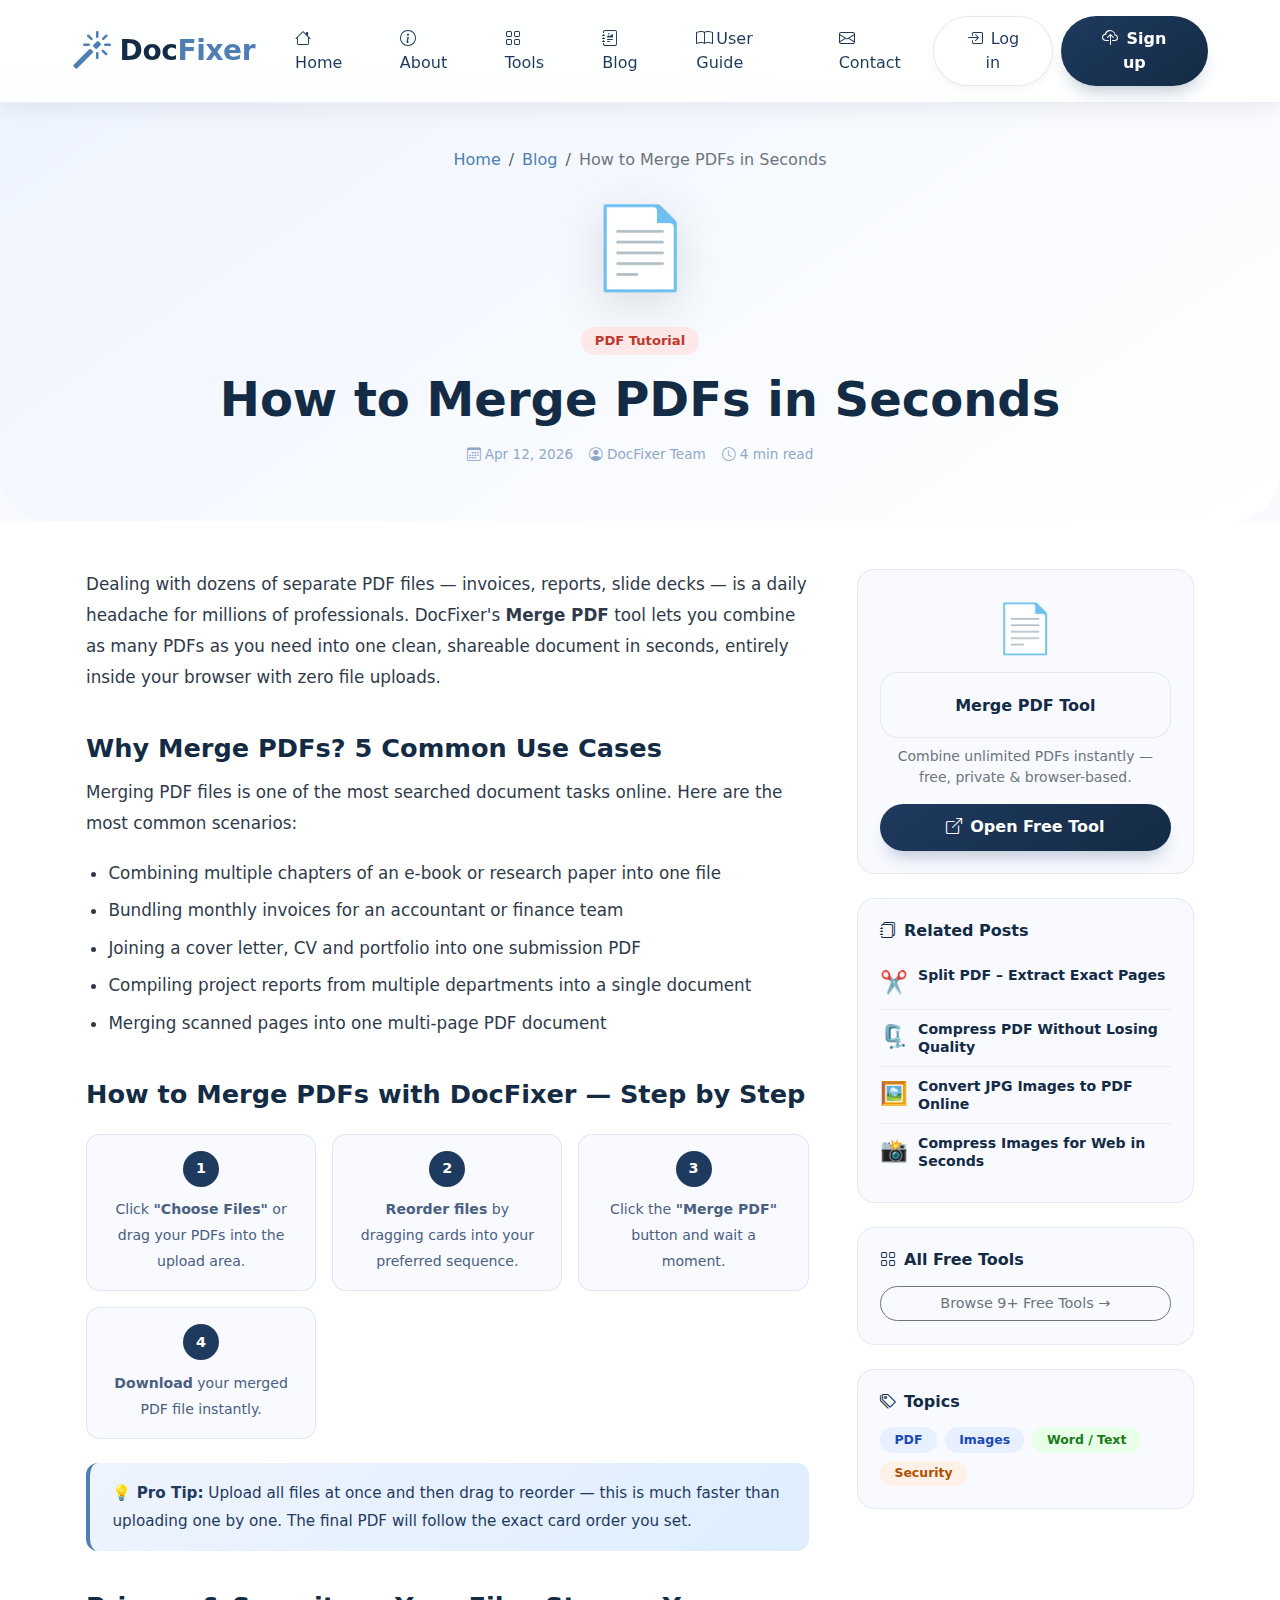
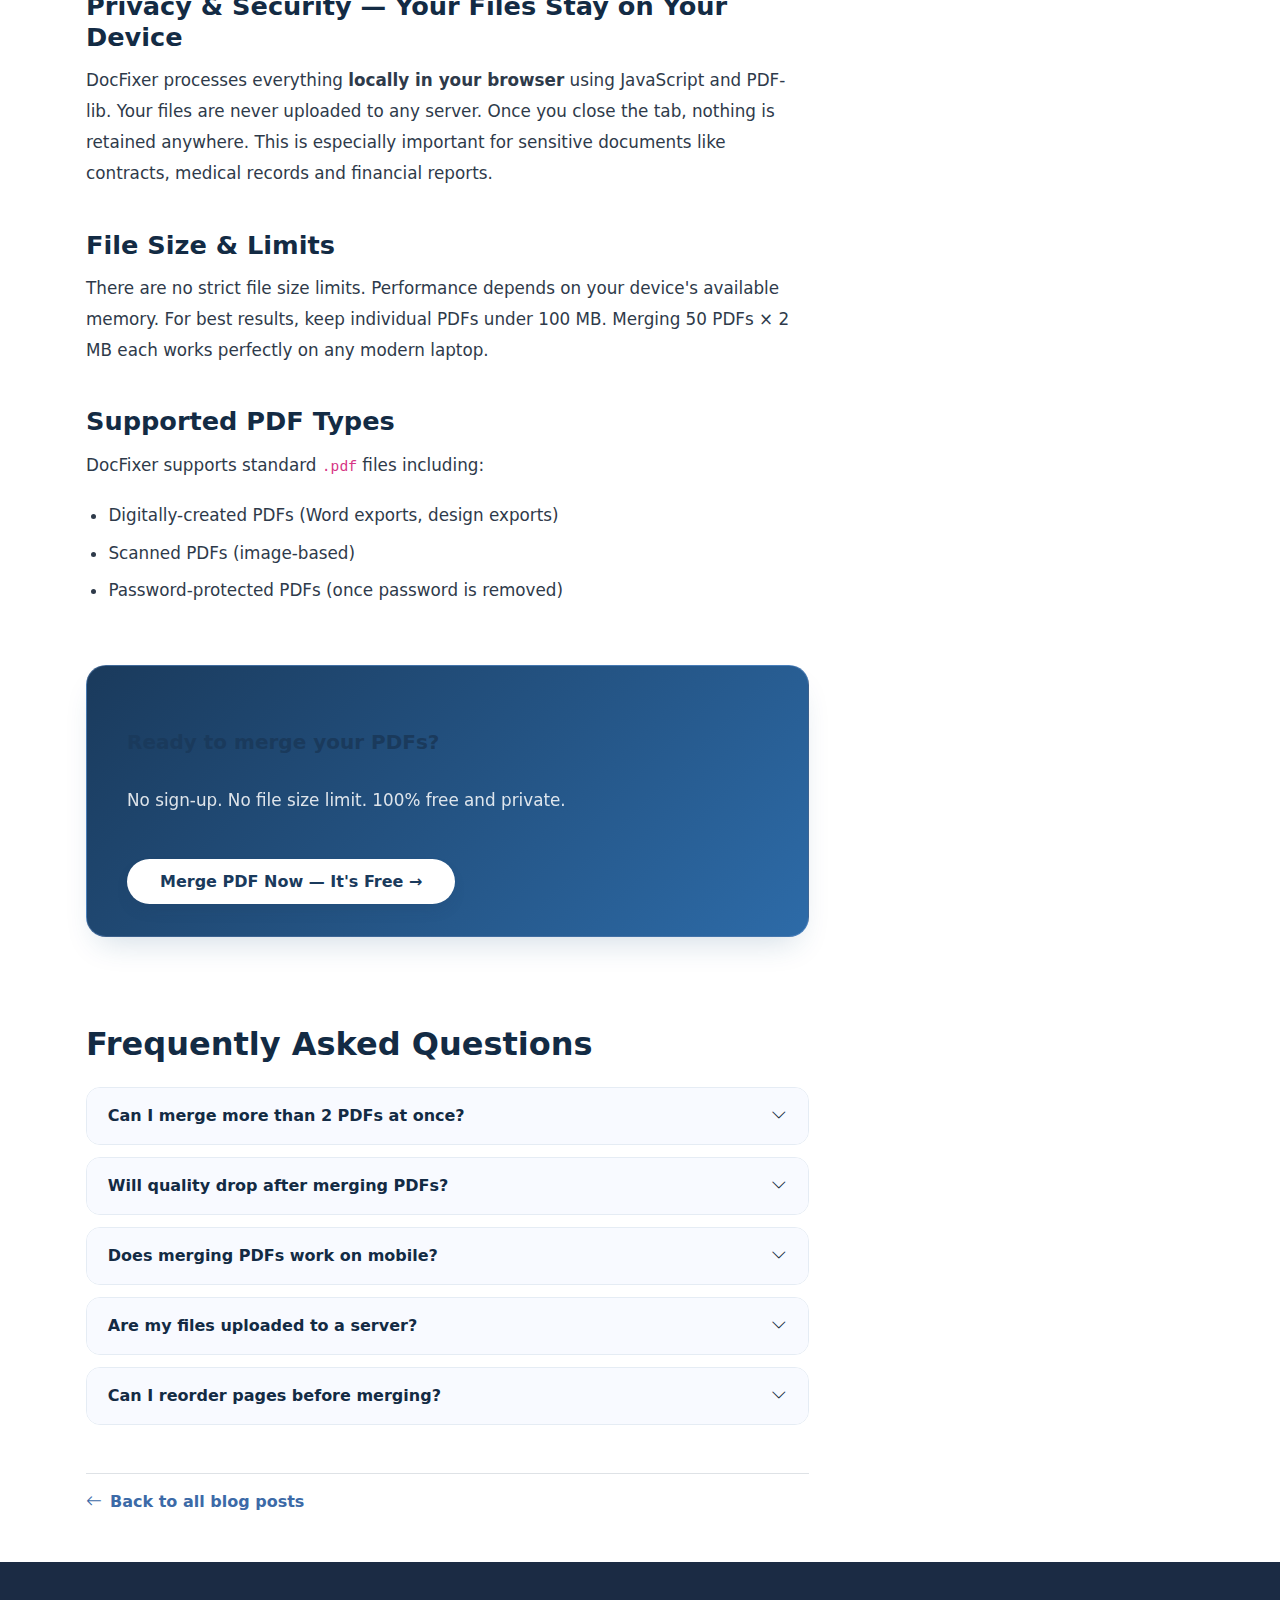
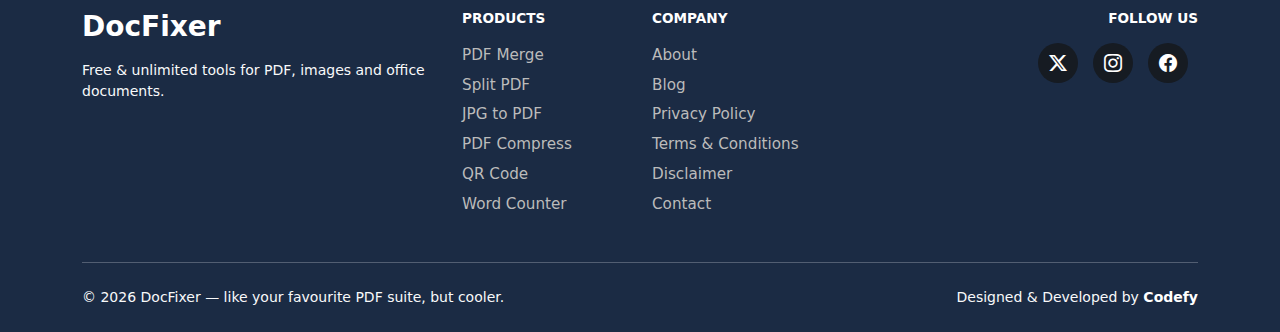
<file: blog_detail.html>
﻿<!DOCTYPE html>
<html lang="en">
<head>
  <meta charset="UTF-8">
  <link rel="icon" type="image/svg+xml" href="images/favicon.svg">
  <meta name="viewport" content="width=device-width, initial-scale=1.0">

  <!-- ═══ PRIMARY SEO — injected by JS ═══ -->
  <title id="pageTitle">DocFixer Blog | Free PDF & Image Tool Guides</title>
  <meta name="description"  id="pageDesc"    content="Step-by-step guide from DocFixer.">
  <meta name="keywords"     id="pageKeys"    content="docfixer, pdf tools, image tools">
  <meta name="author"                        content="DocFixer Team">
  <meta name="robots"                        content="index, follow, max-snippet:-1, max-image-preview:large, max-video-preview:-1">
  <link rel="canonical"     id="pageCanon"   href="https://docfixer.online/blog_detail.html">

  <!-- ═══ OPEN GRAPH ═══ -->
  <meta property="og:type"        content="article">
  <meta property="og:site_name"   content="DocFixer">
  <meta property="og:locale"      content="en_US">
  <meta property="og:url"         id="ogUrl"   content="https://docfixer.online/blog_detail.html">
  <meta property="og:title"       id="ogTitle" content="DocFixer Blog">
  <meta property="og:description" id="ogDesc"  content="Free guide from DocFixer team.">
  <meta property="og:image"       id="ogImage" content="https://docfixer.online/images/blog-og.png">
  <meta property="og:image:width"  content="1200">
  <meta property="og:image:height" content="630">
  <meta property="article:published_time" id="ogPubTime"  content="2026-04-12T00:00:00+05:30">
  <meta property="article:modified_time"  id="ogModTime"  content="2026-04-12T00:00:00+05:30">
  <meta property="article:author"         content="DocFixer Team">
  <meta property="article:section"        id="ogSection"  content="PDF Guides">

  <!-- ═══ TWITTER CARD ═══ -->
  <meta name="twitter:card"        content="summary_large_image">
  <meta name="twitter:site"        content="@codefy001">
  <meta name="twitter:title"       id="twTitle" content="DocFixer Blog">
  <meta name="twitter:description" id="twDesc"  content="Free guide from DocFixer team.">
  <meta name="twitter:image"       id="twImage" content="https://docfixer.online/images/blog-og.png">

  <!-- ═══ JSON-LD — injected by JS after DOM ready ═══ -->
  <script id="ldJson" type="application/ld+json">{}</script>

  <!-- Bootstrap 5 + Icons -->
  <link href="https://cdn.jsdelivr.net/npm/bootstrap@5.3.2/dist/css/bootstrap.min.css" rel="stylesheet">
  <link rel="stylesheet" href="https://cdn.jsdelivr.net/npm/bootstrap-icons@1.11.3/font/bootstrap-icons.min.css">
  <!-- Google Fonts -->
  <link href="https://fonts.googleapis.com/css2?family=Inter:opsz,wght@14..32,400;14..32,500;14..32,600;14..32,700&display=swap" rel="stylesheet">
  <link rel="stylesheet" href="css/style.css">

  <!-- Google Analytics -->
  <script async src="https://www.googletagmanager.com/gtag/js?id=G-F6E91RY4GS"></script>
  <script>
    window.dataLayer = window.dataLayer || [];
    function gtag(){dataLayer.push(arguments);}
    gtag('js', new Date());
    gtag('config', 'G-F6E91RY4GS');
  </script>

  <style>
    .detail-hero {
      border-radius: 0 0 3rem 3rem; padding: 4rem 0 3rem;
      position: relative; overflow: hidden;
    }
    .detail-hero::before {
      content: ''; position: absolute; inset: 0;
      background: linear-gradient(145deg,#eef4fe 0%,#ffffff 100%); z-index: 0;
    }
    .detail-hero > * { position: relative; z-index: 1; }
    .hero-emoji {
      font-size: 5rem; display: block; margin-bottom: 1.2rem;
      filter: drop-shadow(0 12px 24px rgba(0,0,0,0.12));
      animation: float 3s ease-in-out infinite;
    }
    @keyframes float { 0%,100%{transform:translateY(0)} 50%{transform:translateY(-10px)} }
    .article-meta span { font-size:.85rem; color:#8fa8c8; display:inline-flex; align-items:center; gap:4px; }

    /* Article body */
    .article-body { max-width:800px; margin:0 auto; font-size:1.05rem; color:#2e3a4a; line-height:1.85; }
    .article-body h2 { font-size:1.6rem; font-weight:700; color:#132b44; margin-top:2.5rem; margin-bottom:.8rem; }
    .article-body h3 { font-size:1.25rem; font-weight:600; color:#1a3a5c; margin-top:2rem; margin-bottom:.6rem; }
    .article-body p  { margin-bottom:1.2rem; }
    .article-body ul,.article-body ol { padding-left:1.4rem; margin-bottom:1.2rem; }
    .article-body li { margin-bottom:.4rem; }
    .article-body a  { color:#3c6aa7; }
    .article-body a:hover { color:#1a3a5c; }

    .tip-box {
      background:linear-gradient(135deg,#eef4fe,#deeeff);
      border-left:4px solid #4f7eb3; border-radius:12px;
      padding:1rem 1.4rem; margin:1.5rem 0; font-size:.95rem; color:#1f3a5f;
    }
    .tip-box strong { color:#1f3a5f; }

    .steps-grid { display:grid; grid-template-columns:repeat(auto-fill,minmax(200px,1fr)); gap:1rem; margin:1.5rem 0; }
    .step-card { background:#f8faff; border:1px solid rgba(79,126,179,.15); border-radius:14px; padding:1rem 1.2rem; text-align:center; }
    .step-card .step-num { width:36px;height:36px; background:#1f3a5f;color:#fff; border-radius:50%; font-weight:700; display:flex;align-items:center;justify-content:center; margin:0 auto .6rem; font-size:.9rem; }
    .step-card p { font-size:.88rem; color:#4a6080; margin:0; }

    /* FAQ accordion SEO style */
    .faq-item { border:1px solid rgba(79,126,179,.15); border-radius:14px; margin-bottom:.75rem; overflow:hidden; }
    .faq-q { font-size:1rem; font-weight:600; color:#132b44; padding:1rem 1.3rem; cursor:pointer; display:flex; justify-content:space-between; align-items:center; background:#f8faff; transition:background .15s; }
    .faq-q:hover { background:#eef4fe; }
    .faq-q .faq-icon { transition:transform .25s; }
    .faq-q.open .faq-icon { transform:rotate(180deg); }
    .faq-a { font-size:.95rem; color:#4a6080; padding:0 1.3rem; max-height:0; overflow:hidden; transition:max-height .3s ease, padding .3s; }
    .faq-a.open { max-height:300px; padding:.8rem 1.3rem 1rem; }

    .cta-block { background:linear-gradient(135deg,#1a3a5c,#2d6ba8); border-radius:20px; padding:2rem 2.5rem; color:#fff; text-align:center; margin:2.5rem 0; }
    .cta-block h3 { font-weight:700; margin-bottom:.4rem; }
    .cta-block p  { opacity:.85; margin-bottom:1.2rem; }
    .cta-block .btn { background:#fff; color:#1a3a5c; font-weight:700; border-radius:50px; padding:.6rem 2rem; }
    .cta-block .btn:hover { background:#e8f0ff; }

    /* Sidebar */
    .sidebar-card { background:#f8faff; border:1px solid rgba(79,126,179,.12); border-radius:18px; padding:1.4rem; margin-bottom:1.5rem; }
    .sidebar-card h5 { font-size:1rem; font-weight:700; color:#132b44; margin-bottom:1rem; }
    .related-post { display:flex; align-items:flex-start; gap:10px; padding:.6rem 0; border-bottom:1px solid rgba(0,0,0,.06); text-decoration:none; color:#132b44; transition:color .15s; }
    .related-post:last-child { border-bottom:none; }
    .related-post:hover { color:#3c6aa7; }
    .related-post .rp-icon { font-size:1.4rem; flex-shrink:0; }
    .related-post .rp-title { font-size:.88rem; font-weight:600; line-height:1.3; }

    /* Footer */
    .footer-section { background:#1B2B44; color:#ccc; }
    .footer-link { color:#bbb; text-decoration:none; display:inline-block; margin-bottom:6px; transition:.3s; }
    .footer-link:hover { color:#fff; transform:translateX(3px); }
    .social-icon { display:inline-flex; align-items:center; justify-content:center; width:40px; height:40px; background:#161b22; color:#fff; border-radius:50%; margin-right:10px; font-size:18px; transition:.3s; }
    .social-icon:hover { background:#0d6efd; transform:translateY(-3px); }

    /* Reading progress */
    #readProgress { position:fixed; top:0; left:0; height:3px; background:linear-gradient(90deg,#3c6aa7,#6c97d4); z-index:9999; transition:width .1s linear; }
  </style>
</head>
<body>
  <div id="readProgress" style="width:0%" role="progressbar" aria-label="Reading progress" aria-valuenow="0" aria-valuemin="0" aria-valuemax="100"></div>

  <!-- NAVBAR -->
  <nav class="navbar-sticky navbar navbar-expand-lg py-3 px-4" aria-label="Main navigation">
    <div class="container-fluid px-lg-5">
      <a class="navbar-brand d-flex align-items-center" href="index.html" aria-label="DocFixer Home">
        <i class="bi bi-magic fs-1 me-2" style="color:#4f7eb3;" aria-hidden="true"></i>
        <span class="fs-3 fw-bold" style="color:#132b44;">Doc<span style="color:#4e7eb3;">Fixer</span></span>
      </a>
      <button class="navbar-toggler border-0" type="button" data-bs-toggle="offcanvas" data-bs-target="#offcanvasNavbar" aria-controls="offcanvasNavbar" aria-label="Toggle navigation">
        <span class="navbar-toggler-icon"></span>
      </button>
      <div class="collapse navbar-collapse d-none d-lg-flex" id="navbarMainDesktop">
        <ul class="navbar-nav mx-auto mb-2 mb-lg-0">
          <li class="nav-item"><a class="nav-link nav-link-custom px-3 py-2" href="index.html"><i class="bi bi-house me-1" aria-hidden="true"></i>Home</a></li>
          <li class="nav-item"><a class="nav-link nav-link-custom px-3 py-2" href="about.html"><i class="bi bi-info-circle me-1" aria-hidden="true"></i>About</a></li>
          <li class="nav-item"><a class="nav-link nav-link-custom px-3 py-2" href="tools.html"><i class="bi bi-grid me-1" aria-hidden="true"></i>Tools</a></li>
          <li class="nav-item"><a class="nav-link nav-link-custom px-3 py-2 active" href="blog.html" aria-current="page"><i class="bi bi-journal-richtext me-1" aria-hidden="true"></i>Blog</a></li>
          <li class="nav-item"><a class="nav-link nav-link-custom px-3 py-2" href="user_guid.html"><i class="bi bi-book me-1" aria-hidden="true"></i>User Guide</a></li>
          <li class="nav-item"><a class="nav-link nav-link-custom px-3 py-2" href="contact.html"><i class="bi bi-envelope me-1" aria-hidden="true"></i>Contact</a></li>
        </ul>
        <div class="d-flex gap-2">
          <a href="#" class="btn-pill btn"><i class="bi bi-box-arrow-in-right me-2" aria-hidden="true"></i>Log in</a>
          <a href="#" class="gradient-btn btn"><i class="bi bi-cloud-upload me-2" aria-hidden="true"></i>Sign up</a>
        </div>
      </div>
    </div>
  </nav>

  <!-- OFF CANVAS -->
  <div class="offcanvas offcanvas-start d-lg-none" tabindex="-1" id="offcanvasNavbar" aria-labelledby="offcanvasNavbarLabel">
    <div class="offcanvas-header">
      <h5 class="offcanvas-title fw-bold" id="offcanvasNavbarLabel" style="color:#132b44;">
        <i class="bi bi-magic me-2" style="color:#4f7eb3;" aria-hidden="true"></i>DocFixer
      </h5>
      <button type="button" class="btn-close" data-bs-dismiss="offcanvas" aria-label="Close"></button>
    </div>
    <div class="offcanvas-body">
      <ul class="navbar-nav">
        <li class="nav-item"><a class="nav-link nav-link-custom" href="index.html"><i class="bi bi-house me-2" aria-hidden="true"></i>Home</a></li>
        <li class="nav-item"><a class="nav-link nav-link-custom" href="about.html"><i class="bi bi-info-circle me-2" aria-hidden="true"></i>About</a></li>
        <li class="nav-item"><a class="nav-link nav-link-custom" href="tools.html"><i class="bi bi-grid me-2" aria-hidden="true"></i>Tools</a></li>
        <li class="nav-item"><a class="nav-link nav-link-custom active" href="blog.html" aria-current="page"><i class="bi bi-journal-richtext me-2" aria-hidden="true"></i>Blog</a></li>
        <li class="nav-item"><a class="nav-link nav-link-custom" href="user_guid.html"><i class="bi bi-book me-2" aria-hidden="true"></i>User Guide</a></li>
        <li class="nav-item"><a class="nav-link nav-link-custom" href="contact.html"><i class="bi bi-envelope me-2" aria-hidden="true"></i>Contact</a></li>
        <li class="nav-item mt-3"><a class="btn-pill btn d-block text-center" href="#"><i class="bi bi-box-arrow-in-right me-2" aria-hidden="true"></i>Log in</a></li>
        <li class="nav-item mt-2"><a class="gradient-btn btn d-block text-center" href="#"><i class="bi bi-cloud-upload me-2" aria-hidden="true"></i>Sign up</a></li>
      </ul>
    </div>
  </div>

  <!-- HERO -->
  <header class="detail-hero text-center">
    <div class="container-lg px-3">
      <nav aria-label="breadcrumb" class="mb-3">
        <ol class="breadcrumb justify-content-center">
          <li class="breadcrumb-item"><a href="index.html" class="text-decoration-none" style="color:#4f7eb3;">Home</a></li>
          <li class="breadcrumb-item"><a href="blog.html" class="text-decoration-none" style="color:#4f7eb3;">Blog</a></li>
          <li class="breadcrumb-item active text-secondary" id="breadcrumbCurrent" aria-current="page">Loading…</li>
        </ol>
      </nav>
      <span id="heroEmoji" class="hero-emoji" aria-hidden="true">📄</span>
      <span class="badge-soft d-inline-block mb-3" id="heroTag">PDF</span>
      <h1 class="display-5 fw-bold mb-3" style="color:#132b44;" id="heroTitle">Loading…</h1>
      <div class="article-meta d-flex flex-wrap gap-3 justify-content-center mb-2">
        <span><i class="bi bi-calendar3" aria-hidden="true"></i> <time id="heroDate" datetime="2026-04-12">Apr 12, 2026</time></span>
        <span><i class="bi bi-person-circle" aria-hidden="true"></i> DocFixer Team</span>
        <span id="heroReadTime"><i class="bi bi-clock" aria-hidden="true"></i> 5 min read</span>
      </div>
    </div>
  </header>

  <!-- CONTENT + SIDEBAR -->
  <main>
    <section class="py-5 bg-white">
      <div class="container-lg px-3">
        <div class="row g-5">

          <!-- Article -->
          <div class="col-lg-8">
            <article id="articleBody" class="article-body" aria-label="Blog article content">
              <!-- injected by JS -->
            </article>

            <!-- FAQ -->
            <section id="faqSection" class="mt-5" aria-label="Frequently asked questions">
              <h2 class="fw-bold mb-4" style="color:#132b44;" id="faqHeading">Frequently Asked Questions</h2>
              <div id="faqList"></div>
            </section>

            <!-- Back link -->
            <div class="mt-5 pt-3 border-top">
              <a href="blog.html" class="text-decoration-none fw-semibold" style="color:#3c6aa7;">
                <i class="bi bi-arrow-left me-2" aria-hidden="true"></i>Back to all blog posts
              </a>
            </div>
          </div>

          <!-- Sidebar -->
          <aside class="col-lg-4" aria-label="Sidebar">
            <!-- Try Tool CTA -->
            <div class="sidebar-card text-center">
              <div id="sidebarEmoji" style="font-size:3rem;margin-bottom:.5rem;" aria-hidden="true">📄</div>
              <h2 class="sidebar-card" style="font-size:1rem;font-weight:700;color:#132b44;margin-bottom:.5rem;" id="sidebarTitle">Try this Tool Free</h2>
              <p class="small text-secondary mb-3" id="sidebarDesc">Open the tool and try it free — no signup needed.</p>
              <a id="sidebarCta" href="tools.html" class="gradient-btn btn w-100">
                <i class="bi bi-box-arrow-up-right me-2" aria-hidden="true"></i>Open Free Tool
              </a>
            </div>

            <!-- Related Posts -->
            <div class="sidebar-card">
              <h2 style="font-size:1rem;font-weight:700;color:#132b44;margin-bottom:1rem;"><i class="bi bi-journals me-2" aria-hidden="true"></i>Related Posts</h2>
              <nav id="relatedPosts" aria-label="Related articles"></nav>
            </div>

            <!-- All Tools -->
            <div class="sidebar-card">
              <h2 style="font-size:1rem;font-weight:700;color:#132b44;margin-bottom:1rem;"><i class="bi bi-grid me-2" aria-hidden="true"></i>All Free Tools</h2>
              <a href="tools.html" class="btn btn-outline-secondary w-100 rounded-pill" style="font-size:.9rem;">Browse 9+ Free Tools →</a>
            </div>

            <!-- Tag cloud -->
            <div class="sidebar-card">
              <h2 style="font-size:1rem;font-weight:700;color:#132b44;margin-bottom:1rem;"><i class="bi bi-tags me-2" aria-hidden="true"></i>Topics</h2>
              <div class="d-flex flex-wrap gap-2">
                <a href="blog.html" class="badge rounded-pill text-decoration-none" style="background:#e8f0ff;color:#1a4ab3;padding:.4rem .9rem;font-size:.78rem;font-weight:600;">PDF</a>
                <a href="blog.html" class="badge rounded-pill text-decoration-none" style="background:#e8f0ff;color:#1a4ab3;padding:.4rem .9rem;font-size:.78rem;font-weight:600;">Images</a>
                <a href="blog.html" class="badge rounded-pill text-decoration-none" style="background:#e8ffe8;color:#1a7a1a;padding:.4rem .9rem;font-size:.78rem;font-weight:600;">Word / Text</a>
                <a href="blog.html" class="badge rounded-pill text-decoration-none" style="background:#fff0e8;color:#b35000;padding:.4rem .9rem;font-size:.78rem;font-weight:600;">Security</a>
              </div>
            </div>
          </aside>

        </div>
      </div>
    </section>
  </main>

  <!-- FOOTER -->
  <footer class="footer-section pt-5 pb-4" role="contentinfo">
    <div class="container-lg">
      <div class="row g-4">
        <div class="col-md-4">
          <h3 class="fw-bold text-white">DocFixer</h3>
          <p class="mt-3 text-light small">Free & unlimited tools for PDF, images and office documents.</p>
        </div>
        <div class="col-6 col-md-2">
          <h4 class="text-uppercase text-white fw-semibold mb-3" style="font-size:.85rem;">Products</h4>
          <ul class="list-unstyled">
            <li><a href="tools_margepdf.html" class="footer-link">PDF Merge</a></li>
            <li><a href="tools_splitpdf.html" class="footer-link">Split PDF</a></li>
            <li><a href="tools_imagtopdf.html" class="footer-link">JPG to PDF</a></li>
            <li><a href="tools_pdfcompress.html" class="footer-link">PDF Compress</a></li>
            <li><a href="tools_qrcode.html" class="footer-link">QR Code</a></li>
            <li><a href="tools_wordcounter.html" class="footer-link">Word Counter</a></li>
          </ul>
        </div>
        <div class="col-6 col-md-2">
          <h4 class="text-uppercase text-white fw-semibold mb-3" style="font-size:.85rem;">Company</h4>
          <ul class="list-unstyled">
            <li><a href="about.html" class="footer-link">About</a></li>
            <li><a href="blog.html" class="footer-link">Blog</a></li>
            <li><a href="privacy.html" class="footer-link">Privacy Policy</a></li>
            <li><a href="terms.html" class="footer-link">Terms & Conditions</a></li>
            <li><a href="disclaimer.html" class="footer-link">Disclaimer</a></li>
            <li><a href="contact.html" class="footer-link">Contact</a></li>
          </ul>
        </div>
        <div class="col-md-4 text-md-end text-start">
          <h4 class="text-uppercase text-white fw-semibold mb-3" style="font-size:.85rem;">Follow Us</h4>
          <a href="https://x.com/codefy001" target="_blank" rel="noopener noreferrer" class="social-icon" aria-label="DocFixer on X"><i class="bi bi-twitter-x" aria-hidden="true"></i></a>
          <a href="https://www.instagram.com/codefy_03" target="_blank" rel="noopener noreferrer" class="social-icon" aria-label="DocFixer on Instagram"><i class="bi bi-instagram" aria-hidden="true"></i></a>
          <a href="https://www.facebook.com/profile.php?id=61579636438080" target="_blank" rel="noopener noreferrer" class="social-icon" aria-label="DocFixer on Facebook"><i class="bi bi-facebook" aria-hidden="true"></i></a>
        </div>
      </div>
      <hr class="border-light opacity-25 my-4">
      <div class="d-flex flex-column flex-md-row justify-content-between align-items-center text-light small">
        <p class="mb-2 mb-md-0">© 2026 DocFixer — like your favourite PDF suite, but cooler.</p>
        <p class="mb-0">Designed & Developed by <a href="https://codefy.in" target="_blank" rel="noopener noreferrer" class="fw-bold text-white text-decoration-none">Codefy</a></p>
      </div>
    </div>
  </footer>

<script>
// ═══════════════════════════════════════════════════
// BLOG POST DATABASE  (title · keywords · content · faqs)
// ═══════════════════════════════════════════════════
const POSTS = {
  'merge-pdf': {
    title:    'How to Merge PDFs in Seconds – Free Online Guide',
    shortTitle:'How to Merge PDFs in Seconds',
    emoji:    '📄',
    tag:      'PDF Tutorial',
    tagStyle: 'background:#ffe8e8;color:#c0392b;',
    readTime: '4 min read',
    toolUrl:  'tools_margepdf.html',
    toolName: 'Merge PDF Tool',
    toolDesc: 'Combine unlimited PDFs instantly — free, private & browser-based.',
    section:  'PDF Guides',
    keywords: 'merge pdf, combine pdf online free, join pdf files, merge multiple pdfs, pdf merger no upload',
    desc:     "Learn step-by-step how to merge multiple PDF files into one single document using DocFixer's free online Merge PDF tool. No software, no signup required.",
    faqs: [
      { q: 'Can I merge more than 2 PDFs at once?',           a: 'Yes! DocFixer has no hard limit on the number of files. You can merge as many PDFs as your device memory allows.' },
      { q: 'Will quality drop after merging PDFs?',           a: 'No. DocFixer uses lossless merging — every page is kept at its original resolution and quality.' },
      { q: 'Does merging PDFs work on mobile?',               a: 'Yes. The tool works in any modern browser — Safari on iPhone, Chrome on Android and all desktop browsers.' },
      { q: 'Are my files uploaded to a server?',              a: 'Never. All processing happens locally inside your browser. Your files never leave your device.' },
      { q: 'Can I reorder pages before merging?',             a: 'Yes — drag and drop the uploaded file cards to set the exact page order before you click Merge.' }
    ],
    content: `
      <p>Dealing with dozens of separate PDF files — invoices, reports, slide decks — is a daily headache for millions of professionals. DocFixer's <strong>Merge PDF</strong> tool lets you combine as many PDFs as you need into one clean, shareable document in seconds, entirely inside your browser with zero file uploads.</p>

      <h2>Why Merge PDFs? 5 Common Use Cases</h2>
      <p>Merging PDF files is one of the most searched document tasks online. Here are the most common scenarios:</p>
      <ul>
        <li>Combining multiple chapters of an e-book or research paper into one file</li>
        <li>Bundling monthly invoices for an accountant or finance team</li>
        <li>Joining a cover letter, CV and portfolio into one submission PDF</li>
        <li>Compiling project reports from multiple departments into a single document</li>
        <li>Merging scanned pages into one multi-page PDF document</li>
      </ul>

      <h2>How to Merge PDFs with DocFixer — Step by Step</h2>
      <div class="steps-grid">
        <div class="step-card"><div class="step-num">1</div><p>Click <strong>"Choose Files"</strong> or drag your PDFs into the upload area.</p></div>
        <div class="step-card"><div class="step-num">2</div><p><strong>Reorder files</strong> by dragging cards into your preferred sequence.</p></div>
        <div class="step-card"><div class="step-num">3</div><p>Click the <strong>"Merge PDF"</strong> button and wait a moment.</p></div>
        <div class="step-card"><div class="step-num">4</div><p><strong>Download</strong> your merged PDF file instantly.</p></div>
      </div>

      <div class="tip-box">
        <strong>💡 Pro Tip:</strong> Upload all files at once and then drag to reorder — this is much faster than uploading one by one. The final PDF will follow the exact card order you set.
      </div>

      <h2>Privacy & Security — Your Files Stay on Your Device</h2>
      <p>DocFixer processes everything <strong>locally in your browser</strong> using JavaScript and PDF-lib. Your files are never uploaded to any server. Once you close the tab, nothing is retained anywhere. This is especially important for sensitive documents like contracts, medical records and financial reports.</p>

      <h2>File Size & Limits</h2>
      <p>There are no strict file size limits. Performance depends on your device's available memory. For best results, keep individual PDFs under 100 MB. Merging 50 PDFs × 2 MB each works perfectly on any modern laptop.</p>

      <h2>Supported PDF Types</h2>
      <p>DocFixer supports standard <code>.pdf</code> files including:</p>
      <ul>
        <li>Digitally-created PDFs (Word exports, design exports)</li>
        <li>Scanned PDFs (image-based)</li>
        <li>Password-protected PDFs (once password is removed)</li>
      </ul>

      <div class="cta-block">
        <h3>Ready to merge your PDFs?</h3>
        <p>No sign-up. No file size limit. 100% free and private.</p>
        <a href="tools_margepdf.html" class="btn">Merge PDF Now — It's Free →</a>
      </div>
    `
  },

  'split-pdf': {
    title:    'How to Split a PDF and Extract Exact Pages Online',
    shortTitle:'Split PDF – Extract Exact Pages',
    emoji:    '✂️',
    tag:      'PDF Tutorial',
    tagStyle: 'background:#ffe8e8;color:#c0392b;',
    readTime: '3 min read',
    toolUrl:  'tools_splitpdf.html',
    toolName: 'Split PDF Tool',
    toolDesc: 'Extract pages or split by range with zero quality loss.',
    section:  'PDF Guides',
    keywords: 'split pdf, extract pages from pdf free, divide pdf online, pdf page extractor, split pdf no upload',
    desc:     'Step-by-step guide to splitting a large PDF into individual pages or specific page ranges using DocFixer — free, private and browser-based.',
    faqs: [
      { q: 'Can I extract non-consecutive pages?',             a: 'Yes. Use comma-separated ranges like "1-3, 7, 10-15" to extract any combination of pages.' },
      { q: 'Can I split a password-protected PDF?',            a: 'You need to remove the PDF password first. Once unlocked, you can split it with no issues.' },
      { q: 'Is there a limit on PDF page count?',              a: 'No hard limits — you can split PDFs with thousands of pages. Performance depends on your device.' },
      { q: 'Can I download all extracted pages as a ZIP?',     a: 'Yes. After splitting, you can download individual pages or all of them as a single ZIP file.' }
    ],
    content: `
      <p>Got a 200-page PDF report and only need 5 specific pages? DocFixer's <strong>Split PDF</strong> tool lets you extract exactly the pages you need — or divide a large PDF into multiple smaller files — without any software installation. Everything runs in your browser.</p>

      <h2>When Should You Split a PDF?</h2>
      <ul>
        <li>Extracting a single contract clause from a long legal agreement</li>
        <li>Sharing just one chapter from a technical manual</li>
        <li>Separating scanned multi-page documents into individual image-PDFs</li>
        <li>Splitting a presentation by section for different audiences</li>
        <li>Reducing file size by removing unnecessary pages</li>
      </ul>

      <h2>How to Split a PDF with DocFixer</h2>
      <div class="steps-grid">
        <div class="step-card"><div class="step-num">1</div><p>Upload your PDF using the file picker or drag and drop.</p></div>
        <div class="step-card"><div class="step-num">2</div><p>Choose: <strong>by page range</strong> or <strong>extract individual pages</strong>.</p></div>
        <div class="step-card"><div class="step-num">3</div><p>Preview your selection and click <strong>"Split"</strong>.</p></div>
        <div class="step-card"><div class="step-num">4</div><p>Download pages individually or as a <strong>ZIP archive</strong>.</p></div>
      </div>

      <div class="tip-box">
        <strong>💡 Pro Tip:</strong> Use the range format <code>1-5, 8, 10-12</code> to extract non-contiguous pages in a single pass — much faster than extracting them one at a time.
      </div>

      <h2>Privacy & Security</h2>
      <p>Your PDF never leaves your browser. All splitting happens locally using JavaScript — no file uploads, no server processing and no data retention. Ideal for confidential legal, medical or financial documents.</p>

      <div class="cta-block">
        <h3>Split your PDF instantly</h3>
        <p>Free, private, no account required — works in every browser.</p>
        <a href="tools_splitpdf.html" class="btn">Split PDF Now — Free →</a>
      </div>
    `
  },

  'compress-pdf': {
    title:    'How to Compress a PDF Without Losing Quality – Free Guide',
    shortTitle:'Compress PDF Without Losing Quality',
    emoji:    '🗜️',
    tag:      'PDF Tutorial',
    tagStyle: 'background:#ffe8e8;color:#c0392b;',
    readTime: '5 min read',
    toolUrl:  'tools_pdfcompress.html',
    toolName: 'Compress PDF Tool',
    toolDesc: 'Shrink PDF file sizes by up to 80% — text & images stay crisp.',
    section:  'PDF Guides',
    keywords: 'compress pdf, reduce pdf size online free, compress pdf without losing quality, pdf file size reducer, small pdf free',
    desc:     "Learn how to reduce PDF file size without visible quality loss using DocFixer's free browser-based PDF compressor. No uploads, no signup needed.",
    faqs: [
      { q: 'How much can DocFixer reduce a PDF file size?',    a: 'Typically 40–80%, depending on image content. Text-heavy PDFs compress more than image-heavy ones.' },
      { q: 'Will compression affect text readability?',        a: 'No. Text is stored as vectors and is not affected by compression. Only embedded images are resampled.' },
      { q: 'Which compression level should I use?',            a: 'For email: Medium. For forms/portals: High. For archiving: Low to preserve maximum quality.' },
      { q: 'Is the compressed PDF identical to the original?', a: 'The layout, text and structure are identical. Only image DPI and embedded metadata may differ.' }
    ],
    content: `
      <p>Large PDFs cause real problems — email services reject attachments over 10 MB, submission portals enforce 5 MB limits, and bloated files eat storage space. DocFixer's <strong>Compress PDF</strong> tool reduces file sizes dramatically while keeping your content sharp and readable.</p>

      <h2>Why Compress PDFs? Real Numbers</h2>
      <ul>
        <li>Gmail limits attachments to <strong>25 MB</strong></li>
        <li>Government & university portals often enforce <strong>5 MB</strong> limits</li>
        <li>A compressed PDF loads <strong>3–5× faster</strong> in a browser or email client</li>
        <li>Cloud storage costs go down with smaller files</li>
      </ul>

      <h2>How PDF Compression Works</h2>
      <p>DocFixer applies multiple compression techniques simultaneously:</p>
      <ul>
        <li><strong>Image resampling</strong> — reduces embedded image DPI to screen-friendly resolution (72–150 DPI)</li>
        <li><strong>Font subsetting</strong> — embeds only the characters actually used in the document</li>
        <li><strong>Metadata stripping</strong> — removes hidden data like edit history, author info and thumbnails</li>
        <li><strong>Stream compression</strong> — applies DEFLATE (ZIP) compression to content streams</li>
      </ul>

      <h2>Step-by-Step: Compress a PDF with DocFixer</h2>
      <div class="steps-grid">
        <div class="step-card"><div class="step-num">1</div><p>Upload your PDF or drag it into the compression tool.</p></div>
        <div class="step-card"><div class="step-num">2</div><p>Select a compression level: <strong>Low, Medium or High</strong>.</p></div>
        <div class="step-card"><div class="step-num">3</div><p>Click <strong>"Compress"</strong> and view the before/after file size.</p></div>
        <div class="step-card"><div class="step-num">4</div><p><strong>Download</strong> your compressed PDF.</p></div>
      </div>

      <div class="tip-box">
        <strong>💡 Pro Tip:</strong> For text-only PDFs (reports, CVs), even the "Low" setting can cut file size by 40–60% with absolutely zero visible difference.
      </div>

      <h2>Compression Levels Explained</h2>
      <ul>
        <li><strong>Low:</strong> Minimal compression, highest possible quality — ideal for archiving and printing</li>
        <li><strong>Medium:</strong> Well-balanced — best for email sharing and web display</li>
        <li><strong>High:</strong> Maximum size reduction — for upload-restricted online forms and mobile sharing</li>
      </ul>

      <div class="cta-block">
        <h3>Compress your PDF now — for free</h3>
        <p>No uploads to servers. 100% free, private and instant.</p>
        <a href="tools_pdfcompress.html" class="btn">Compress PDF Free →</a>
      </div>
    `
  },

  'jpg-to-pdf': {
    title:    'Convert JPG to PDF Online Free – Step-by-Step Guide',
    shortTitle:'Convert JPG Images to PDF Online',
    emoji:    '🖼️',
    tag:      'Image Tutorial',
    tagStyle: 'background:#e8f0ff;color:#1a4ab3;',
    readTime: '4 min read',
    toolUrl:  'tools_imagtopdf.html',
    toolName: 'JPG to PDF Converter',
    toolDesc: 'Convert JPG, PNG and WebP images to a PDF in one click.',
    section:  'Image Guides',
    keywords: 'jpg to pdf, convert image to pdf free, png to pdf online, photo to pdf, image to pdf converter no upload',
    desc:     'Free step-by-step guide to converting JPG, PNG and WebP images into a professional PDF document online — no signup, no software needed.',
    faqs: [
      { q: 'Which image formats are supported?',               a: 'JPG, JPEG, PNG and WebP. You can mix different formats in a single PDF conversion.' },
      { q: 'Can I set the page size and orientation?',         a: 'Yes. You can choose A4, Letter or fit-to-image, and set portrait or landscape orientation.' },
      { q: 'Can I reorder images before converting?',          a: 'Yes — simply drag the image thumbnails into your preferred order before converting.' },
      { q: 'How many images can I convert at once?',           a: 'There is no fixed limit. Performance depends on image file sizes and your device RAM.' }
    ],
    content: `
      <p>Whether you have scanned receipts, handwritten notes, product photos or ID documents, DocFixer's <strong>JPG to PDF</strong> converter turns your images into a clean, professional PDF in seconds — no signup, no software download needed.</p>

      <h2>When to Convert Images to PDF?</h2>
      <ul>
        <li>Sending scanned handwritten notes as a professional document</li>
        <li>Compiling product photos into a vendor catalog PDF</li>
        <li>Submitting identification documents (passport scan) as a PDF</li>
        <li>Combining multiple screenshots into a design review document</li>
        <li>Converting a series of PNG images into a printable PDF booklet</li>
      </ul>

      <h2>How to Convert JPG to PDF with DocFixer</h2>
      <div class="steps-grid">
        <div class="step-card"><div class="step-num">1</div><p>Upload one or more images (JPG, PNG or WebP).</p></div>
        <div class="step-card"><div class="step-num">2</div><p><strong>Reorder</strong> images by dragging thumbnails.</p></div>
        <div class="step-card"><div class="step-num">3</div><p>Choose <strong>page size</strong> (A4, Letter) and orientation.</p></div>
        <div class="step-card"><div class="step-num">4</div><p>Click <strong>"Convert to PDF"</strong> and download.</p></div>
      </div>

      <div class="tip-box">
        <strong>💡 Pro Tip:</strong> For scanned text documents, always use <strong>PNG format</strong> instead of JPEG — PNG is lossless so text edges stay sharp instead of compressed and blurry.
      </div>

      <h2>Supported Image Formats</h2>
      <p>DocFixer accepts <code>JPG</code>, <code>JPEG</code>, <code>PNG</code> and <code>WebP</code>. You can freely mix formats in a single batch conversion.</p>

      <div class="cta-block">
        <h3>Convert your images to PDF now</h3>
        <p>All in your browser. Zero uploads. Instant download. Free forever.</p>
        <a href="tools_imagtopdf.html" class="btn">Convert JPG to PDF →</a>
      </div>
    `
  },

  'image-compress': {
    title:    'How to Compress Images for the Web — Free Online Guide',
    shortTitle:'Compress Images for Web in Seconds',
    emoji:    '📸',
    tag:      'Image Tutorial',
    tagStyle: 'background:#e8f0ff;color:#1a4ab3;',
    readTime: '4 min read',
    toolUrl:  'tools_imagecompress.html',
    toolName: 'Image Compressor',
    toolDesc: 'Shrink JPG, PNG and WebP images for faster websites — free & private.',
    section:  'Image Guides',
    keywords: 'compress image online free, reduce image size, jpg compressor, png optimizer, webp image compressor, image size reducer no upload',
    desc:     "Free guide on how to compress JPEG, PNG and WebP images for faster websites without visible quality loss - using DocFixer's browser-based image compressor.",
    faqs: [
      { q: 'What quality setting should I use for web images?',a: '70–80% is the sweet spot — typically 50–70% smaller file with no visible quality difference to users.' },
      { q: 'Does compression reduce image dimensions (pixels)?',a: 'No. DocFixer only reduces file encoding quality. Image dimensions stay exactly the same.' },
      { q: 'Can I compress multiple images at once?',           a: 'Yes — batch compress as many images as you like and download them all as a ZIP file.' },
      { q: 'Which formats are supported?',                      a: 'JPG, JPEG, PNG and WebP. Output is always delivered in the same format as the input.' }
    ],
    content: `
      <p>Page speed is one of Google's core ranking signals — and oversized images are the number-one cause of slow websites. DocFixer's <strong>Image Compressor</strong> lets you shrink JPG, PNG and WebP files right in your browser with a single click. No installs, no accounts, no file uploads.</p>

      <h2>Why Image Compression Is Critical for SEO</h2>
      <ul>
        <li>Google Core Web Vitals (LCP) grades your page heavily on image load speed</li>
        <li>Mobile users on 4G expect pages to load in under <strong>3 seconds</strong></li>
        <li>Smaller images reduce CDN bandwidth costs by 40–60%</li>
        <li>Instagram, Facebook and WhatsApp have strict upload size limits</li>
        <li>Lighthouse performance audit penalises unoptimised images</li>
      </ul>

      <h2>How to Compress Images with DocFixer</h2>
      <div class="steps-grid">
        <div class="step-card"><div class="step-num">1</div><p>Upload one or multiple images (JPG, PNG, WebP).</p></div>
        <div class="step-card"><div class="step-num">2</div><p>Adjust the <strong>quality slider</strong> (70–80% is optimal for web).</p></div>
        <div class="step-card"><div class="step-num">3</div><p>Preview the before/after file size comparison.</p></div>
        <div class="step-card"><div class="step-num">4</div><p>Download compressed files individually or as a <strong>ZIP</strong>.</p></div>
      </div>

      <div class="tip-box">
        <strong>💡 Pro Tip:</strong> A quality setting of <strong>75%</strong> typically reduces file size by 50–70% with zero perceptible difference to the human eye at normal viewing distances.
      </div>

      <h2>Batch Image Compression</h2>
      <p>DocFixer lets you compress an entire folder of images at once — just multi-select your files, adjust quality and download a ZIP. This saves hours of manual work for web designers, photographers and e-commerce store managers.</p>

      <div class="cta-block">
        <h3>Start compressing images free</h3>
        <p>Free, private and instant. No software required.</p>
        <a href="tools_imagecompress.html" class="btn">Compress Images Free →</a>
      </div>
    `
  },

  'pdf-to-jpg': {
    title:    'How to Convert PDF Pages to JPG Images Free — Full Guide',
    shortTitle:'Convert PDF Pages to JPG Images',
    emoji:    '📷',
    tag:      'Image Tutorial',
    tagStyle: 'background:#e8f0ff;color:#1a4ab3;',
    readTime: '3 min read',
    toolUrl:  'tools_image.html',
    toolName: 'PDF to JPG Converter',
    toolDesc: 'Extract every page of a PDF as a high-quality JPG image.',
    section:  'Image Guides',
    keywords: 'pdf to jpg, convert pdf to image online free, extract images from pdf, pdf page to jpeg, pdf screenshot tool no upload',
    desc:     'Free guide on converting PDF pages to high-resolution JPG images using DocFixer — browser-based, no uploads, no signup required.',
    faqs: [
      { q: 'What DPI (resolution) should I choose?',           a: '72 DPI for screen display, 150 DPI for presentations and social media, 300 DPI for print-quality output.' },
      { q: 'Can I convert only specific pages?',               a: 'Yes. After uploading, you can select which pages to convert rather than the entire document.' },
      { q: 'What is the output image format?',                 a: 'High-quality JPEG (.jpg) images — one per PDF page.' },
      { q: 'Can I convert a 100-page PDF?',                    a: 'Yes. Large PDFs may take a moment to process, depending on your device performance.' }
    ],
    content: `
      <p>Need to share a single PDF slide on social media? Or extract a chart from a lengthy report? DocFixer's <strong>PDF to JPG</strong> tool converts every page of your PDF into high-quality JPEG images right in your browser — no server uploads, 100% private.</p>

      <h2>Common Use Cases for PDF to JPG Conversion</h2>
      <ul>
        <li>Sharing a single PDF page on LinkedIn, Instagram or Twitter</li>
        <li>Extracting charts and infographics from research reports</li>
        <li>Creating image thumbnails for PDF preview cards on websites</li>
        <li>Editing PDF content in image editors (Photoshop, Canva, GIMP)</li>
        <li>Converting scanned PDFs to images for OCR processing</li>
      </ul>

      <h2>How to Convert PDF to JPG</h2>
      <div class="steps-grid">
        <div class="step-card"><div class="step-num">1</div><p>Upload your PDF using the file picker or drag and drop.</p></div>
        <div class="step-card"><div class="step-num">2</div><p>Select <strong>image quality / DPI</strong> setting.</p></div>
        <div class="step-card"><div class="step-num">3</div><p>Click <strong>"Convert"</strong> — pages process instantly.</p></div>
        <div class="step-card"><div class="step-num">4</div><p>Download images <strong>individually or as a ZIP</strong>.</p></div>
      </div>

      <div class="tip-box">
        <strong>💡 Pro Tip:</strong> For social media posts and presentations, choose <strong>150 DPI</strong> — it gives crisp, sharp images without creating unnecessarily huge files.
      </div>

      <div class="cta-block">
        <h3>Convert PDF to JPG images free</h3>
        <p>100% browser-based. No server uploads. Instant download.</p>
        <a href="tools_image.html" class="btn">Convert PDF to JPG →</a>
      </div>
    `
  },

  'qr-code': {
    title:    'How to Create Custom QR Codes Free — Full Tutorial',
    shortTitle:'Create Custom QR Codes for Free',
    emoji:    '🔳',
    tag:      'Image Tutorial',
    tagStyle: 'background:#e8f0ff;color:#1a4ab3;',
    readTime: '5 min read',
    toolUrl:  'tools_qrcode.html',
    toolName: 'QR Code Generator',
    toolDesc: 'Generate branded QR codes for URLs, Wi-Fi, contacts & more.',
    section:  'Image Guides',
    keywords: 'qr code generator free, create qr code online, custom qr code, qr code for url, branded qr code download svg png',
    desc:     "Complete guide to creating custom branded QR codes for URLs, Wi-Fi, contacts and text. Download as PNG, SVG or JPG with DocFixer's free QR code generator.",
    faqs: [
      { q: 'What can I encode in a QR code?',                 a: 'URLs, plain text, Wi-Fi credentials (SSID + password), email addresses, phone numbers, vCard contacts and SMS messages.' },
      { q: 'What download format should I use?',              a: 'Use SVG for print (scales infinitely). Use PNG for websites and social media. Use JPG for universal compatibility.' },
      { q: 'Can I put a logo inside the QR code?',            a: 'Yes. DocFixer lets you upload a PNG logo to embed in the centre — up to 30% of the QR code area without affecting scannability.' },
      { q: 'What is the minimum print size for a QR code?',   a: 'At least 2×2 cm (0.8×0.8 inches) for reliable scanning from a typical smartphone distance.' },
      { q: 'Do QR codes expire?',                             a: 'No. A QR code encoding a URL or text does not expire. However, if your destination URL changes, the QR code becomes outdated.' }
    ],
    content: `
      <p>QR codes appear everywhere — product packaging, restaurant menus, business cards and event posters. DocFixer's <strong>QR Code Generator</strong> lets you create beautiful, fully-branded QR codes in seconds and download them as <strong>PNG, SVG or JPG</strong> without spending a rupee.</p>

      <h2>What Can You Encode in a QR Code?</h2>
      <ul>
        <li><strong>Website URLs</strong> — link directly to any page, form or landing page</li>
        <li><strong>Plain text</strong> — encode a message, address or instructions</li>
        <li><strong>Wi-Fi credentials</strong> — let guests connect without typing passwords</li>
        <li><strong>Contact info (vCard)</strong> — share your name, phone and email at events</li>
        <li><strong>PDF document links</strong> — link directly to a hosted PDF</li>
        <li><strong>Payment UPI links</strong> — enable mobile payment scanning</li>
      </ul>

      <h2>How to Generate a QR Code with DocFixer</h2>
      <div class="steps-grid">
        <div class="step-card"><div class="step-num">1</div><p>Type or paste your URL, text or data.</p></div>
        <div class="step-card"><div class="step-num">2</div><p>Customise <strong>colours</strong> — foreground, background, corners.</p></div>
        <div class="step-card"><div class="step-num">3</div><p>Optionally upload a <strong>logo</strong> for the centre.</p></div>
        <div class="step-card"><div class="step-num">4</div><p>Download as <strong>PNG, SVG or JPG</strong> — instant.</p></div>
      </div>

      <div class="tip-box">
        <strong>💡 Pro Tip:</strong> Always download as <strong>SVG</strong> for any print use — SVG scales infinitely without pixelation, making it perfect for banners, posters and business cards at any size.
      </div>

      <h2>QR Code Design Best Practices</h2>
      <ul>
        <li>Use <strong>high contrast</strong> — dark foreground on a light background for maximum scan reliability</li>
        <li><strong>Shorten URLs</strong> before encoding — shorter data = less complex QR = easier to scan</li>
        <li>Always <strong>test-scan</strong> before printing in bulk</li>
        <li>Add a <strong>call-to-action</strong> nearby — "Scan for menu", "Scan to connect"</li>
        <li>Minimum print size: <strong>2 × 2 cm</strong> for reliable smartphone scanning</li>
      </ul>

      <div class="cta-block">
        <h3>Generate your QR code — completely free</h3>
        <p>Fully customisable. Instant download. No account needed.</p>
        <a href="tools_qrcode.html" class="btn">Open QR Code Generator →</a>
      </div>
    `
  },

  'watermark': {
    title:    'How to Add a Watermark to Images and PDFs — Free Guide',
    shortTitle:'How to Watermark Images & PDFs',
    emoji:    '🔏',
    tag:      'Security Tutorial',
    tagStyle: 'background:#fff0e8;color:#b35000;',
    readTime: '6 min read',
    toolUrl:  'tools_watermark.html',
    toolName: 'Watermark Tool',
    toolDesc: 'Add text or logo watermarks to images & PDFs — free & private.',
    section:  'Security Guides',
    keywords: 'watermark pdf free, add watermark to image online, watermark photo online free, logo watermark tool, text watermark pdf no upload',
    desc:     'Complete guide to adding professional text or logo watermarks to images and PDFs online using DocFixer — control opacity, position and rotation for free.',
    faqs: [
      { q: 'Can I watermark a PDF with my company logo?',      a: 'Yes. Upload your PNG logo and overlay it on any PDF page with full opacity and position control.' },
      { q: 'What image formats can be watermarked?',           a: 'JPG, JPEG, PNG and WebP images. You can also watermark multi-page PDF documents.' },
      { q: 'Can I create a tiled (repeating) watermark?',      a: 'Yes. DocFixer supports tiled watermark patterns that repeat across the entire page for stronger protection.' },
      { q: 'Does watermarking compress or reduce quality?',    a: 'No. Watermarking adds a visual overlay without re-encoding or compressing the original content.' },
      { q: 'Are my files uploaded to any server?',             a: 'Never. All watermarking happens locally using the Canvas API and PDF-lib in your browser.' }
    ],
    content: `
      <p>Whether you're a photographer protecting your portfolio, a designer sharing draft work with clients, or a business stamping documents as "CONFIDENTIAL", watermarks are essential. DocFixer's <strong>Watermark Tool</strong> adds professional watermarks to images and PDFs with full control — entirely in your browser.</p>

      <h2>Why Use Watermarks?</h2>
      <ul>
        <li>Prevent unauthorised use of your photos and creative work</li>
        <li>Mark draft or proof documents as "DRAFT" or "CONFIDENTIAL"</li>
        <li>Brand PDF reports and proposals with your company logo</li>
        <li>Deter image theft on social media, portfolios and websites</li>
        <li>Add copyright notice to images before sharing publicly</li>
      </ul>

      <h2>Watermark Types Supported</h2>
      <p>DocFixer supports two watermark types with full customisation:</p>
      <ul>
        <li><strong>Text watermarks</strong> — custom text in any font size, colour and opacity</li>
        <li><strong>Image/logo watermarks</strong> — overlay your PNG brand logo or handwritten signature</li>
      </ul>

      <h2>How to Watermark an Image or PDF</h2>
      <div class="steps-grid">
        <div class="step-card"><div class="step-num">1</div><p>Upload your image (JPG/PNG) or PDF file.</p></div>
        <div class="step-card"><div class="step-num">2</div><p>Choose <strong>Text</strong> or <strong>Image</strong> watermark type.</p></div>
        <div class="step-card"><div class="step-num">3</div><p>Set <strong>opacity</strong>, size, position and rotation angle.</p></div>
        <div class="step-card"><div class="step-num">4</div><p>Preview the result and click <strong>"Download"</strong>.</p></div>
      </div>

      <div class="tip-box">
        <strong>💡 Pro Tip:</strong> For photos shared publicly, use a <strong>diagonal watermark at 30–40° rotation</strong> with 40% opacity — it's visually balanced, hard to crop out, and clearly identifies the author without ruining the image.
      </div>

      <h2>Watermark Position Options</h2>
      <ul>
        <li><strong>Centre</strong> — single stamp in the middle of the document</li>
        <li><strong>Corner positions</strong> — top-left, top-right, bottom-left, bottom-right</li>
        <li><strong>Custom X / Y coordinates</strong> — pixel-precise placement</li>
        <li><strong>Tiled pattern</strong> — repeating watermark across the entire page for maximum protection</li>
      </ul>

      <h2>Privacy Guarantee</h2>
      <p>Your files are never sent to any external server. All watermarking uses the HTML5 Canvas API and PDF-lib — keeping sensitive documents, portfolios and confidential PDFs completely on your device.</p>

      <div class="cta-block">
        <h3>Protect your work with a watermark — free</h3>
        <p>No login, no uploads, works on images & PDFs.</p>
        <a href="tools_watermark.html" class="btn">Open Watermark Tool →</a>
      </div>
    `
  },

  'word-counter': {
    title:    'Free Word Counter Online — Count Words, Characters & Keyword Density',
    shortTitle:'Word Counter: Count Words, Characters & More',
    emoji:    '📝',
    tag:      'Text Tool Guide',
    tagStyle: 'background:#e8ffe8;color:#1a7a1a;',
    readTime: '5 min read',
    toolUrl:  'tools_wordcounter.html',
    toolName: 'Word Counter Tool',
    toolDesc: 'Instantly count words, characters, sentences, paragraphs & keyword density.',
    section:  'Text Guides',
    keywords: 'word counter online free, character counter, count words in text, reading time calculator, keyword density checker, sentence counter online',
    desc:     'Free online word counter that instantly counts words, characters, sentences, paragraphs, reading time and keyword density in any text. No signup needed.',
    faqs: [
      { q: 'How does the word counter calculate reading time?', a: 'Based on the average adult silent reading speed of 200 words per minute. Technical content may take 150 WPM; conversational text around 250 WPM.' },
      { q: 'Does the tool save my text?',                       a: 'No. Your text is only processed locally in your browser and is never stored or sent to any server.' },
      { q: 'Can I count words in a PDF or Word document?',      a: 'Copy the text from your document and paste it in — the counter updates live as you type or paste.' },
      { q: 'What languages does the word counter support?',     a: 'Any language that uses spaces between words. Paragraph/sentence detection works best with English and Latin-script languages.' },
      { q: 'How is keyword density calculated?',                a: 'Keyword density = (keyword occurrences ÷ total words) × 100. DocFixer shows the top 10 keywords by frequency.' }
    ],
    content: `
      <p>Whether you're a student needing to hit a 1,000-word minimum, a blogger checking SEO content length or a professional trimming a business email, DocFixer's <strong>Word Counter</strong> gives you instant, live statistics about any text — no page reload needed.</p>

      <h2>What the Word Counter Measures</h2>
      <ul>
        <li><strong>Word count</strong> — total words, updated live as you type</li>
        <li><strong>Character count</strong> — with spaces and without spaces</li>
        <li><strong>Sentence count</strong> — detected by full stop, question mark and exclamation point</li>
        <li><strong>Paragraph count</strong> — separated by blank lines</li>
        <li><strong>Reading time</strong> — estimated at 200 WPM (average adult)</li>
        <li><strong>Keyword density table</strong> — top 10 keywords with frequency percentage</li>
      </ul>

      <h2>How to Use the Word Counter</h2>
      <div class="steps-grid">
        <div class="step-card"><div class="step-num">1</div><p>Paste or type your text into the large input area.</p></div>
        <div class="step-card"><div class="step-num">2</div><p>All stats update <strong>live in real time</strong> — no button click needed.</p></div>
        <div class="step-card"><div class="step-num">3</div><p>Review the <strong>keyword density</strong> table below the stats.</p></div>
        <div class="step-card"><div class="step-num">4</div><p>Click <strong>"Clear"</strong> to reset and start a new analysis.</p></div>
      </div>

      <div class="tip-box">
        <strong>💡 SEO Tip:</strong> For blog posts, aim for a primary keyword density of <strong>1–3%</strong>. Higher than 3% risks keyword stuffing penalties from Google; lower than 1% may not send a strong enough topic signal.
      </div>

      <h2>Who Uses the Word Counter?</h2>
      <ul>
        <li><strong>Students</strong> — ensure essays and assignments meet word count requirements</li>
        <li><strong>Bloggers & Content Writers</strong> — target 1,000–2,000 words for SEO-optimised articles</li>
        <li><strong>Social Media Managers</strong> — check character limits for Twitter (280), LinkedIn (3,000) and Instagram bios (150)</li>
        <li><strong>Translators</strong> — count source text words for accurate project quoting</li>
        <li><strong>Authors</strong> — track chapter word counts and daily writing targets</li>
        <li><strong>SEO Specialists</strong> — analyse keyword density before publishing</li>
      </ul>

      <h2>Ideal Content Lengths by Platform</h2>
      <ul>
        <li><strong>Twitter / X:</strong> Under 280 characters per tweet</li>
        <li><strong>LinkedIn post:</strong> 1,300–2,000 characters for best engagement</li>
        <li><strong>Blog article:</strong> 1,200–2,500 words for Google ranking potential</li>
        <li><strong>Email subject line:</strong> Under 50 characters (6–8 words)</li>
        <li><strong>University essay:</strong> Varies — always check your institution's guidelines</li>
      </ul>

      <div class="cta-block">
        <h3>Count your words right now — free</h3>
        <p>Live stats. No signup. Completely free & private.</p>
        <a href="tools_wordcounter.html" class="btn">Open Word Counter →</a>
      </div>
    `
  }
};

// ─────────────────────────────────────────────────
// All posts meta (for related + breadcrumb + LD+JSON)
// ─────────────────────────────────────────────────
const ALL_META = [
  { id:'merge-pdf',      emoji:'📄', title:'How to Merge PDFs in Seconds' },
  { id:'split-pdf',      emoji:'✂️', title:'Split PDF – Extract Exact Pages' },
  { id:'compress-pdf',   emoji:'🗜️', title:'Compress PDF Without Losing Quality' },
  { id:'jpg-to-pdf',     emoji:'🖼️', title:'Convert JPG Images to PDF Online' },
  { id:'image-compress', emoji:'📸', title:'Compress Images for Web in Seconds' },
  { id:'pdf-to-jpg',     emoji:'📷', title:'Convert PDF Pages to JPG Images' },
  { id:'qr-code',        emoji:'🔳', title:'Create Custom QR Codes for Free' },
  { id:'watermark',      emoji:'🔏', title:'How to Watermark Images & PDFs' },
  { id:'word-counter',   emoji:'📝', title:'Word Counter: Count Words & More' }
];

// ─────────────────────────────────────────────────
// Utilities
// ─────────────────────────────────────────────────
function getParam(name){ return new URLSearchParams(window.location.search).get(name); }
function setMeta(id, attr, val){ const el=document.getElementById(id); if(el) el[attr]=val; }
function setTag(id, attr, val){ const el=document.getElementById(id); if(el) el.setAttribute(attr,val); }

// ─────────────────────────────────────────────────
// Render
// ─────────────────────────────────────────────────
function renderPost(){
  const id   = getParam('id') || 'merge-pdf';
  const post = POSTS[id];
  const BASE = 'https://docfixer.online/';
  const URL  = BASE + 'blog_detail.html?id=' + id;

  if(!post){
    document.getElementById('articleBody').innerHTML = '<p class="text-danger">Post not found. <a href="blog.html">← Back to Blog</a></p>';
    return;
  }

  // ── Page <title> & meta ──
  document.title = post.title + ' | DocFixer Blog';
  setMeta('pageDesc','content', post.desc);
  setMeta('pageKeys','content', post.keywords);
  setTag ('pageCanon','href', URL);

  // ── Open Graph ──
  setTag('ogUrl',  'content', URL);
  setTag('ogTitle','content', post.title + ' | DocFixer Blog');
  setTag('ogDesc', 'content', post.desc);
  setTag('ogSection','content', post.section);
  const ogImg = BASE + 'images/blog-og-' + id + '.png';
  setTag('ogImage','content', ogImg);

  // ── Twitter ──
  setTag('twTitle','content', post.shortTitle + ' | DocFixer Blog');
  setTag('twDesc', 'content', post.desc);
  setTag('twImage','content', ogImg);

  // ── Hero ──
  document.getElementById('heroEmoji').textContent   = post.emoji;
  document.getElementById('heroTitle').textContent   = post.shortTitle;
  document.getElementById('heroReadTime').innerHTML  = '<i class="bi bi-clock" aria-hidden="true"></i> ' + post.readTime;
  document.getElementById('breadcrumbCurrent').textContent = post.shortTitle;

  const tagEl = document.getElementById('heroTag');
  tagEl.textContent = post.tag;
  tagEl.setAttribute('style', post.tagStyle + ';padding:4px 14px;border-radius:30px;font-weight:600;font-size:.82rem;');

  // ── Article body ──
  document.getElementById('articleBody').innerHTML = post.content;

  // ── FAQ section ──
  const faqList = document.getElementById('faqList');
  if(post.faqs && post.faqs.length){
    faqList.innerHTML = post.faqs.map((f,i)=>`
      <div class="faq-item">
        <div class="faq-q" id="faq-q-${i}" aria-expanded="false" aria-controls="faq-a-${i}" role="button" tabindex="0">
          <span>${f.q}</span>
          <i class="bi bi-chevron-down faq-icon" aria-hidden="true"></i>
        </div>
        <div class="faq-a" id="faq-a-${i}" role="region" aria-labelledby="faq-q-${i}">${f.a}</div>
      </div>`).join('');

    faqList.querySelectorAll('.faq-q').forEach(btn=>{
      btn.addEventListener('click', ()=>{
        const ans = btn.nextElementSibling;
        const open = ans.classList.contains('open');
        // Close all
        faqList.querySelectorAll('.faq-q').forEach(b=>{ b.classList.remove('open'); b.setAttribute('aria-expanded','false'); b.nextElementSibling.classList.remove('open'); });
        if(!open){ btn.classList.add('open'); btn.setAttribute('aria-expanded','true'); ans.classList.add('open'); }
      });
      btn.addEventListener('keydown', e=>{ if(e.key==='Enter'||e.key===' '){ e.preventDefault(); btn.click(); } });
    });
  } else {
    document.getElementById('faqSection').style.display='none';
  }

  // ── Sidebar ──
  document.getElementById('sidebarEmoji').textContent = post.emoji;
  document.getElementById('sidebarTitle').textContent = post.toolName;
  document.getElementById('sidebarDesc').textContent  = post.toolDesc;
  document.getElementById('sidebarCta').href          = post.toolUrl;

  // Related posts (4 others)
  const others = ALL_META.filter(p=>p.id!==id).slice(0,4);
  document.getElementById('relatedPosts').innerHTML = others.map(p=>
    `<a href="blog_detail.html?id=${p.id}" class="related-post">
       <span class="rp-icon" aria-hidden="true">${p.emoji}</span>
       <span class="rp-title">${p.title}</span>
     </a>`
  ).join('');

  // ── JSON-LD: BlogPosting + FAQPage + BreadcrumbList ──
  const faqLD = post.faqs ? post.faqs.map(f=>({
    "@type": "Question",
    "name": f.q,
    "acceptedAnswer": { "@type": "Answer", "text": f.a }
  })) : [];

  const ld = {
    "@context": "https://schema.org",
    "@graph": [
      {
        "@type": "BlogPosting",
        "@id": URL + "#blogpost",
        "headline": post.title,
        "description": post.desc,
        "keywords": post.keywords,
        "datePublished": "2026-04-12T00:00:00+05:30",
        "dateModified":  "2026-04-12T00:00:00+05:30",
        "author": { "@type": "Organization", "name": "DocFixer Team", "url": "https://docfixer.online/about.html" },
        "publisher": {
          "@type": "Organization",
          "name": "DocFixer",
          "url": "https://docfixer.online/",
          "logo": { "@type": "ImageObject", "url": "https://docfixer.online/images/logo.png" }
        },
        "mainEntityOfPage": { "@type": "WebPage", "@id": URL },
        "url": URL,
        "image": {
          "@type": "ImageObject",
          "url": ogImg,
          "width": 1200,
          "height": 630
        },
        "articleSection": post.section,
        "inLanguage": "en-US",
        "isPartOf": { "@type": "Blog", "name": "DocFixer Blog", "url": BASE + "blog.html" }
      },
      ...(faqLD.length ? [{
        "@type": "FAQPage",
        "mainEntity": faqLD
      }] : []),
      {
        "@type": "BreadcrumbList",
        "itemListElement": [
          { "@type": "ListItem", "position": 1, "name": "Home",  "item": BASE },
          { "@type": "ListItem", "position": 2, "name": "Blog",  "item": BASE + "blog.html" },
          { "@type": "ListItem", "position": 3, "name": post.shortTitle, "item": URL }
        ]
      }
    ]
  };

  document.getElementById('ldJson').textContent = JSON.stringify(ld, null, 2);
}

renderPost();

// Reading progress bar
document.addEventListener('scroll', ()=>{
  const doc = document.documentElement;
  const pct = doc.scrollHeight - doc.clientHeight > 0
    ? Math.round(doc.scrollTop / (doc.scrollHeight - doc.clientHeight) * 100) : 0;
  const bar = document.getElementById('readProgress');
  bar.style.width = pct + '%';
  bar.setAttribute('aria-valuenow', pct);
});
</script>
<script src="https://cdn.jsdelivr.net/npm/bootstrap@5.3.2/dist/js/bootstrap.bundle.min.js"></script>
</body>
</html>
</file>
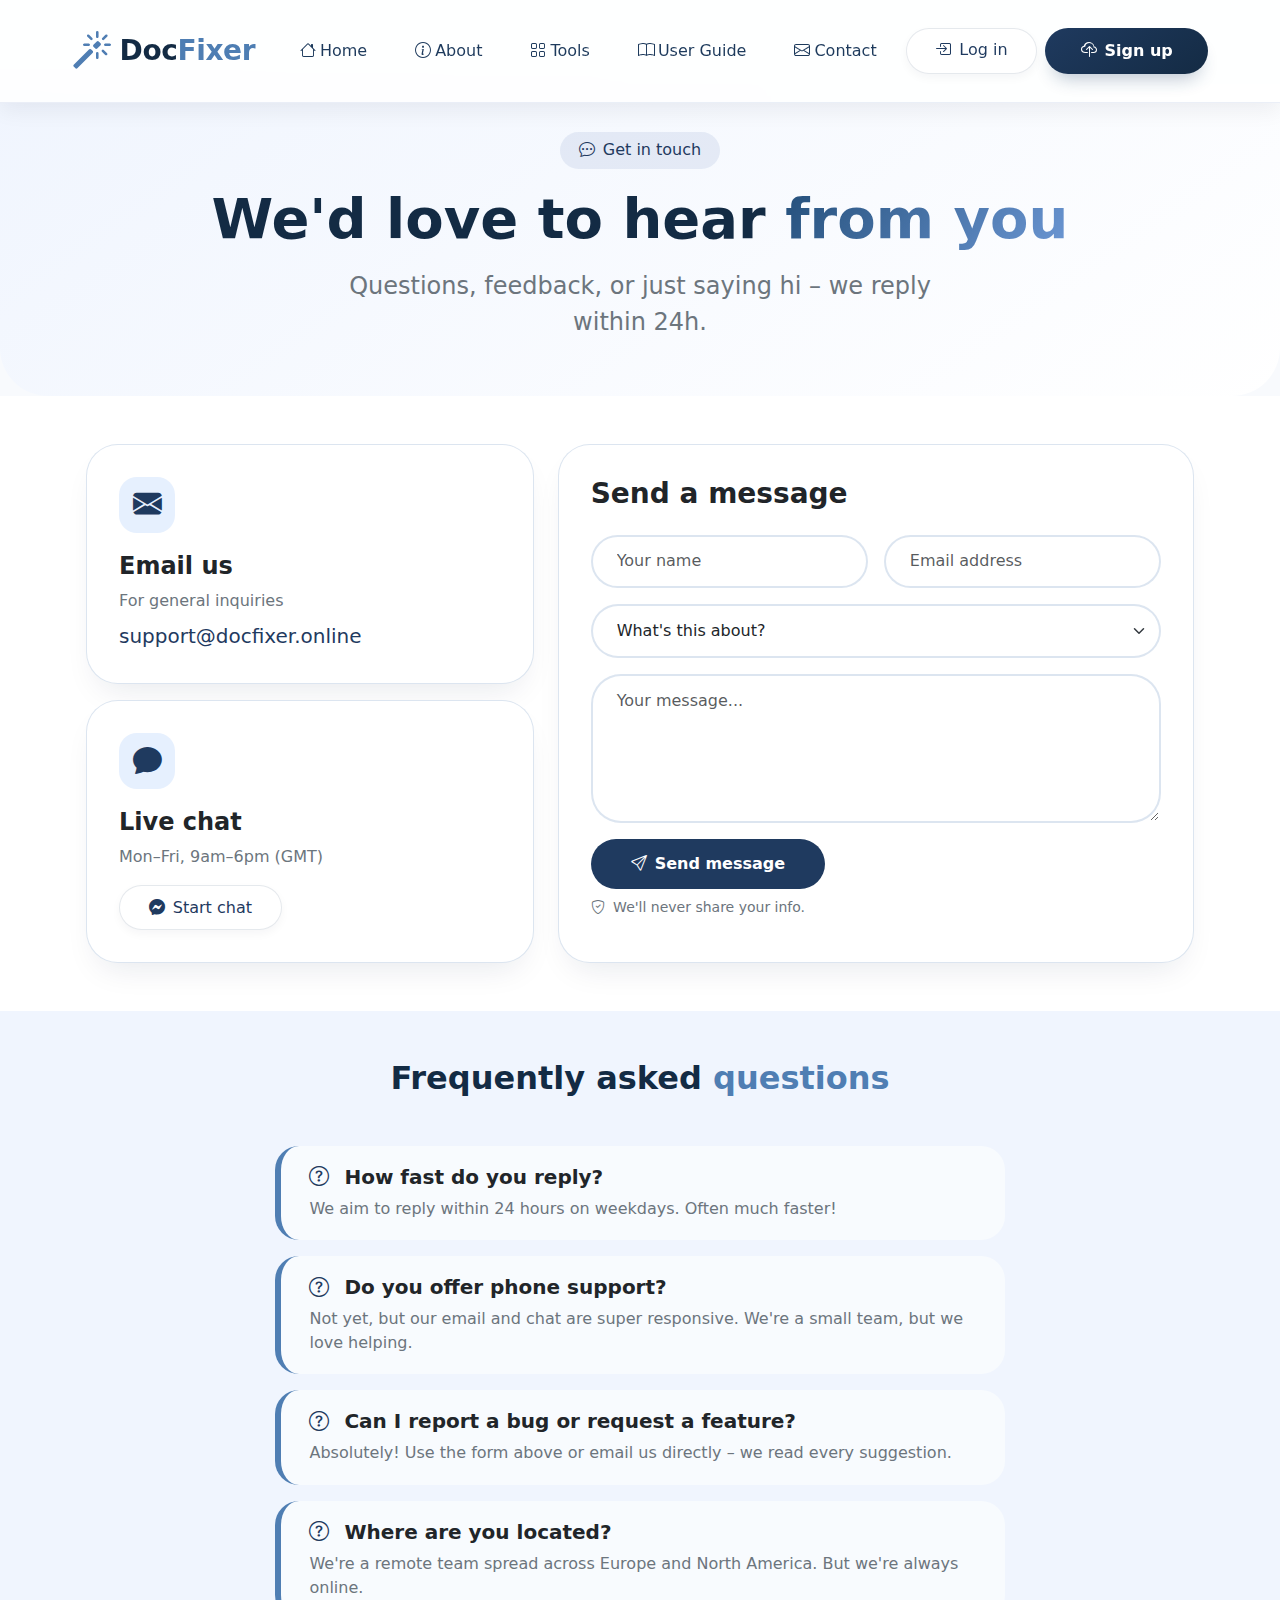
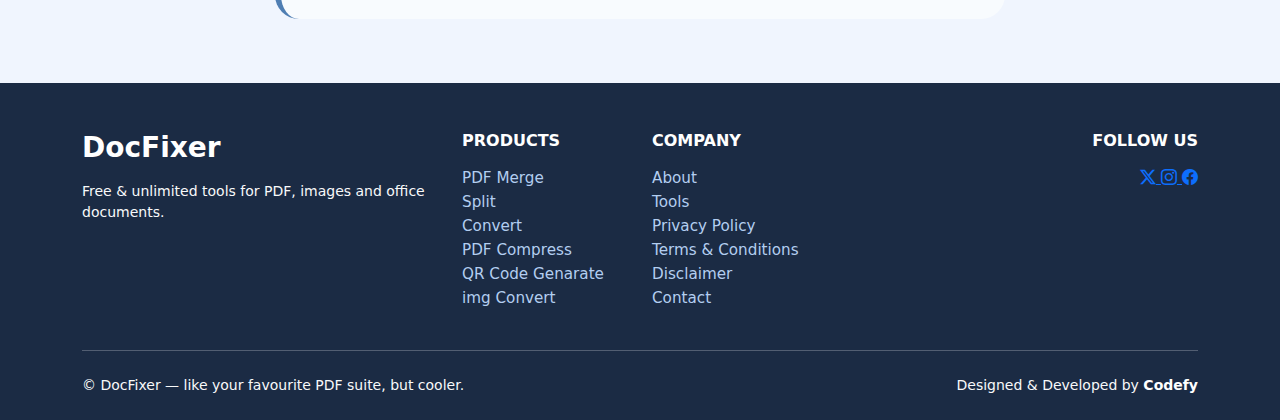
<file: contact.html>
<!DOCTYPE html>
<html lang="en">
<head>
  <meta charset="UTF-8">
  <meta name="viewport" content="width=device-width, initial-scale=1.0">
  <title>Contact Us | DocFixer Support</title>
  
  <!-- SEO Meta Tags -->
  <meta name="description" content="Need help with our document tools? Contact DocFixer support for free assistance with our online PDF and image utilities.">
  <meta name="keywords" content="contact docfixer, support, help document tools">
  <meta name="author" content="DocFixer">
  <link rel="canonical" href="https://docfixer.online/contact.html">
  
  <!-- Open Graph for Social Media -->
  <meta property="og:title" content="Contact Us | DocFixer Support">
  <meta property="og:description" content="Need help with our document tools? Contact DocFixer support for free assistance with our online PDF and image utilities.">
  <meta property="og:type" content="website">
  <meta property="og:url" content="https://docfixer.online/contact.html">
  <meta property="og:site_name" content="DocFixer">
  
  <!-- Twitter Card -->
  <meta name="twitter:card" content="summary_large_image">
  <meta name="twitter:title" content="Contact Us | DocFixer Support">
  <meta name="twitter:description" content="Need help with our document tools? Contact DocFixer support for free assistance with our online PDF and image utilities.">

  <!-- JSON-LD Structured Data for Page -->
  <script type="application/ld+json">
  {
    "@context": "https://schema.org",
    "@type": "ContactPage",
    "name": "Contact Us | DocFixer Support",
    "description": "Need help with our document tools? Contact DocFixer support for free assistance with our online PDF and image utilities.",
    "url": "https://docfixer.online/contact.html"
  }
  </script>
  
  <!-- Bootstrap 5 + Icons & cool font -->
    <link href="https://cdn.jsdelivr.net/npm/bootstrap@5.3.2/dist/css/bootstrap.min.css" rel="stylesheet">
    <link rel="stylesheet" href="https://cdn.jsdelivr.net/npm/bootstrap-icons@1.11.3/font/bootstrap-icons.min.css">
    <!-- Google font (Inter) for modern look -->
    <link href="https://fonts.googleapis.com/css2?family=Inter:opsz,wght@14..32,400;14..32,500;14..32,600;14..32,700&display=swap" rel="stylesheet">
    <!-- external CSS (as per your structure) -->
    <link rel="stylesheet" href="css/style.css">
    <style>
        /* additional minimal style for contact page */
        .contact-header {
            background: linear-gradient(145deg, #f0f5fe, #ffffff);
            padding: 3rem 0 2rem 0;
            border-radius: 0 0 3rem 3rem;
        }
        .contact-card {
            background: white;
            border-radius: 2rem;
            padding: 2rem;
            box-shadow: 0 16px 32px -12px rgba(0,32,64,0.1);
            height: 100%;
            border: 1px solid rgba(79, 126, 179, 0.2);
            transition: transform 0.1s ease;
        }
        .contact-card:hover {
            transform: translateY(-4px);
        }
        .contact-icon {
            width: 56px;
            height: 56px;
            background: #e6f0fe;
            border-radius: 18px;
            display: flex;
            align-items: center;
            justify-content: center;
            font-size: 1.8rem;
            color: #1f3a5f;
            margin-bottom: 1.2rem;
        }
        .form-control, .form-select {
            border-radius: 60px;
            padding: 0.8rem 1.5rem;
            border: 2px solid rgba(79, 126, 179, 0.2);
        }
        .form-control:focus, .form-select:focus {
            border-color: #4f7eb3;
            box-shadow: 0 0 0 4px rgba(79, 126, 179, 0.2);
            outline: none;
        }
        textarea.form-control {
            border-radius: 30px;
        }
        .btn-submit {
            background: #1f3a5f;
            color: white;
            border-radius: 60px;
            padding: 0.8rem 2.5rem;
            font-weight: 600;
            border: none;
            transition: all 0.2s;
        }
        .btn-submit:hover {
            background: #2b4e7a;
            transform: scale(1.02);
        }
        .faq-item {
            border-radius: 1.5rem;
            background: #f8fbfe;
            padding: 1.2rem 1.8rem;
            margin-bottom: 1rem;
            border-left: 6px solid #4f7eb3;
        }
    </style>
</head>
<body>

<!-- STICKY NAVBAR (with active state for Contact) -->
<nav class="navbar-sticky navbar navbar-expand-lg py-3 px-4">
  <div class="container-fluid px-lg-5">
    <a class="navbar-brand d-flex align-items-center" href="index.html">
      <i class="bi bi-magic fs-1 me-2" style="color:#4f7eb3;"></i>
      <span class="fs-3 fw-bold" style="color:#132b44;">Doc<span style="color:#4e7eb3;">Fixer</span></span>
    </a>

    <!-- Mobile toggler: opens left offcanvas -->
    <button class="navbar-toggler border-0" type="button" data-bs-toggle="offcanvas" data-bs-target="#offcanvasNavbar" aria-controls="offcanvasNavbar" aria-label="Toggle navigation">
      <span class="navbar-toggler-icon"></span>
    </button>

    <!-- desktop menu (hidden on mobile) -->
    <div class="collapse navbar-collapse d-none d-lg-flex" id="navbarMainDesktop">
      <ul class="navbar-nav mx-auto mb-2 mb-lg-0">
        <li class="nav-item"><a class="nav-link nav-link-custom px-3 py-2" href="index.html"><i class="bi bi-house me-1"></i>Home</a></li>
        <li class="nav-item"><a class="nav-link nav-link-custom px-3 py-2" href="about.html"><i class="bi bi-info-circle me-1"></i>About</a></li>
        <li class="nav-item"><a class="nav-link nav-link-custom px-3 py-2" href="tools.html"><i class="bi bi-grid me-1"></i>Tools</a></li>
        <li class="nav-item"><a class="nav-link nav-link-custom px-3 py-2" href="user_guid.html"><i class="bi bi-book me-1"></i>User Guide</a></li>
        <li class="nav-item"><a class="nav-link nav-link-custom px-3 py-2 active" href="contact.html"><i class="bi bi-envelope me-1"></i>Contact</a></li>
      </ul>
      <div class="d-flex gap-2">
        <a href="#" class="btn-pill btn"><i class="bi bi-box-arrow-in-right me-2"></i>Log in</a>
        <a href="#" class="gradient-btn btn"><i class="bi bi-cloud-upload me-2"></i>Sign up</a>
      </div>
    </div>
  </div>
</nav>

<!-- OFF CANVAS (mobile menu) from left -->
<div class="offcanvas offcanvas-start d-lg-none" tabindex="-1" id="offcanvasNavbar" aria-labelledby="offcanvasNavbarLabel">
  <div class="offcanvas-header">
    <h5 class="offcanvas-title fw-bold" id="offcanvasNavbarLabel" style="color:#132b44;">
      <i class="bi bi-magic me-2" style="color:#4f7eb3;"></i>DocFixer
    </h5>
    <button type="button" class="btn-close" data-bs-dismiss="offcanvas" aria-label="Close"></button>
  </div>
  <div class="offcanvas-body">
    <ul class="navbar-nav">
      <li class="nav-item"><a class="nav-link nav-link-custom" href="index.html"><i class="bi bi-house me-2"></i>Home</a></li>
      <li class="nav-item"><a class="nav-link nav-link-custom" href="about.html"><i class="bi bi-info-circle me-2"></i>About</a></li>
      <li class="nav-item"><a class="nav-link nav-link-custom" href="tools.html"><i class="bi bi-grid me-2"></i>Tools</a></li>
      <li class="nav-item"><a class="nav-link nav-link-custom" href="user_guid.html"><i class="bi bi-book me-2"></i>User Guide</a></li>
      <li class="nav-item"><a class="nav-link nav-link-custom active" href="contact.html"><i class="bi bi-envelope me-2"></i>Contact</a></li>
      <li class="nav-item mt-3"><a class="btn-pill btn d-block text-center" href="#"><i class="bi bi-box-arrow-in-right me-2"></i>Log in</a></li>
      <li class="nav-item mt-2"><a class="gradient-btn btn d-block text-center" href="#"><i class="bi bi-cloud-upload me-2"></i>Sign up</a></li>
    </ul>
  </div>
</div>

<!-- ========== CONTACT PAGE HEADER ========== -->
<section class="contact-header">
  <div class="container-lg px-3 text-center">
    <span class="badge-soft d-inline-block mb-3"><i class="bi bi-chat-dots me-2"></i>Get in touch</span>
    <h1 class="display-4 fw-bold mb-3" style="color:#132b44;">We'd love to hear <span style="background: linear-gradient(130deg, #244f7a, #6c97d4); -webkit-background-clip: text; -webkit-text-fill-color: transparent;">from you</span></h1>
    <p class="lead fs-4 text-secondary mx-auto mb-4" style="max-width: 650px;">Questions, feedback, or just saying hi – we reply within 24h.</p>
  </div>
</section>

<!-- ========== CONTACT CARDS + FORM ========== -->
<section class="py-5 bg-white">
  <div class="container-lg px-3">
    <div class="row g-4">
      <!-- left side: contact methods (cards) -->
      <div class="col-lg-5">
        <div class="row g-3">
          <div class="col-12">
            <div class="contact-card d-flex flex-column">
              <div class="contact-icon"><i class="bi bi-envelope-fill"></i></div>
              <h4 class="fw-bold">Email us</h4>
              <p class="text-secondary mb-2">For general inquiries</p>
              <a href="mailto:hello@docfixer.online" class="text-decoration-none fs-5 fw-medium" style="color:#1f3a5f;">support@docfixer.online</a>
            </div>
          </div>
          <div class="col-12">
            <div class="contact-card d-flex flex-column">
              <div class="contact-icon"><i class="bi bi-chat-fill"></i></div>
              <h4 class="fw-bold">Live chat</h4>
              <p class="text-secondary mb-2">Mon–Fri, 9am–6pm (GMT)</p>
              <a href="#" class="btn-pill btn d-inline-block mt-2" style="width: fit-content;"><i class="bi bi-messenger me-2"></i>Start chat</a>
            </div>
          </div>
          <!-- <div class="col-12">
            <div class="contact-card d-flex flex-column">
              <div class="contact-icon"><i class="bi bi-twitter-x"></i></div>
              <h4 class="fw-bold">X (Twitter)</h4>
              <p class="text-secondary mb-2">Quick updates & support</p>
              <a href="#" class="text-decoration-none fs-5 fw-medium" style="color:#1f3a5f;">@docfixer</a>
            </div>
          </div> -->
        </div>
      </div>

      <!-- right side: contact form -->
      <div class="col-lg-7">
        <div class="contact-card">
          <h3 class="fw-bold mb-4">Send a message</h3>
          <form id="contactForm" onsubmit="event.preventDefault(); demoSubmit();">
            <div class="row g-3">
              <div class="col-md-6">
                <input type="text" class="form-control" placeholder="Your name" required>
              </div>
              <div class="col-md-6">
                <input type="email" class="form-control" placeholder="Email address" required>
              </div>
              <div class="col-12">
                <select class="form-select">
                  <option selected disabled>What's this about?</option>
                  <option>General question</option>
                  <option>Technical support</option>
                  <option>Feature request</option>
                  <option>Partnership</option>
                  <option>Other</option>
                </select>
              </div>
              <div class="col-12">
                <textarea class="form-control" rows="5" placeholder="Your message..." required></textarea>
              </div>
              <div class="col-12">
                <button type="submit" class="btn-submit btn"><i class="bi bi-send me-2"></i>Send message</button>
              </div>
              <p class="small text-secondary mt-2 mb-0"><i class="bi bi-shield-check me-1"></i> We'll never share your info.</p>
            </div>
          </form>
        </div>
      </div>
    </div>
  </div>
</section>

<!-- ========== FAQ / QUICK ANSWERS ========== -->
<section class="py-5" style="background: #f0f5fe;">
  <div class="container-lg px-3">
    <h2 class="fw-bold text-center mb-5" style="color:#132b44;">Frequently asked <span style="color:#4f7eb3;">questions</span></h2>
    <div class="row justify-content-center">
      <div class="col-lg-8">
        <div class="faq-item">
          <h5 class="fw-bold"><i class="bi bi-question-circle me-2" style="color:#1f3a5f;"></i> How fast do you reply?</h5>
          <p class="text-secondary mb-0">We aim to reply within 24 hours on weekdays. Often much faster!</p>
        </div>
        <div class="faq-item">
          <h5 class="fw-bold"><i class="bi bi-question-circle me-2" style="color:#1f3a5f;"></i> Do you offer phone support?</h5>
          <p class="text-secondary mb-0">Not yet, but our email and chat are super responsive. We're a small team, but we love helping.</p>
        </div>
        <div class="faq-item">
          <h5 class="fw-bold"><i class="bi bi-question-circle me-2" style="color:#1f3a5f;"></i> Can I report a bug or request a feature?</h5>
          <p class="text-secondary mb-0">Absolutely! Use the form above or email us directly – we read every suggestion.</p>
        </div>
        <div class="faq-item">
          <h5 class="fw-bold"><i class="bi bi-question-circle me-2" style="color:#1f3a5f;"></i> Where are you located?</h5>
          <p class="text-secondary mb-0">We're a remote team spread across Europe and North America. But we're always online.</p>
        </div>
      </div>
    </div>
  </div>
</section>

<!-- simple footer unchanged -->
<footer class="footer-section pt-5 pb-4">
  <div class="container-lg">
    <div class="row g-4">

      <!-- Brand -->
      <div class="col-md-4">
        <h3 class="fw-bold text-white">DocFixer</h3>
        <p class="mt-3 text-light small">
          Free & unlimited tools for PDF, images and office documents.
        </p>
      </div>

      <!-- Products -->
      <div class="col-6 col-md-2">
        <h6 class="text-uppercase text-white fw-semibold mb-3">Products</h6>
        <ul class="list-unstyled">
          <li><a href="tools_margepdf.html" class="footer-link">PDF Merge</a></li>
          <li><a href="tools_splitpdf.html" class="footer-link">Split</a></li>
          <li><a href="tools_imagtopdf.html" class="footer-link">Convert</a></li>
          <li><a href="tools_pdfcompress.html" class="footer-link">PDF Compress</a></li>
          <li><a href="tools_qrcode.html" class="footer-link">QR Code Genarate</a></li>
          <li><a href="tools_imagtopdf.html" class="footer-link">img Convert</a></li>
        </ul>
      </div>

      <!-- Company -->
      <div class="col-6 col-md-2">
        <h6 class="text-uppercase text-white fw-semibold mb-3">Company</h6>
        <ul class="list-unstyled">
          <li><a href="about.html" class="footer-link">About</a></li>
           <li><a href="tools.html" class="footer-link">Tools</a></li>
          <li><a href="privacy.html" class="footer-link">Privacy Policy</a></li>
          <li><a href="terms.html" class="footer-link">Terms & Conditions</a></li>
          <li><a href="disclaimer.html" class="footer-link">Disclaimer</a></li>
          <li><a href="contact.html" class="footer-link">Contact</a></li>
        </ul>
      </div>

      <!-- Social -->
      <div class="col-md-4 text-md-end text-start">
        <h6 class="text-uppercase text-white fw-semibold mb-3">Follow Us</h6>

        <a href="https://x.com/codefy001" target="_blank" class="social-icon">
          <i class="bi bi-twitter-x"></i>
        </a>

        <a href="https://www.instagram.com/codefy_03" target="_blank" class="social-icon">
          <i class="bi bi-instagram"></i>
        </a>

        <a href="https://www.facebook.com" target="_blank" class="social-icon">
          <i class="bi bi-facebook"></i>
        </a>
      </div>

    </div>

    <hr class="border-light opacity-25 my-4">

    <!-- Bottom -->
    <div class="d-flex flex-column flex-md-row justify-content-between align-items-center text-light small">
      <p class="mb-2 mb-md-0">© DocFixer — like your favourite PDF suite, but cooler.</p>

      <p class="mb-0">
        Designed & Developed by 
        <a href="https://codefy.in" target="_blank" class="fw-bold text-white text-decoration-none">
          Codefy
        </a>
      </p>
    </div>
  </div>
</footer>

<!-- demo JS for contact form toast -->
<script>
(function() {

  // FORM SUBMIT FUNCTION
  window.demoSubmit = function() {

    const form = document.getElementById("contactForm");

    const data = {
      name: form.querySelector("input[placeholder='Your name']").value,
      email: form.querySelector("input[placeholder='Email address']").value,
      subject: form.querySelector("select").value,
      message: form.querySelector("textarea").value
    };

    fetch("https://script.google.com/macros/s/AKfycbxKfHzpwE-rNWurMULF4T3cYQV7ZGhDrDAVzTKnhNIJZk4KCZ52gvGq630V--8Be07ydw/exec", {
      method: "POST",
      body: JSON.stringify(data)
    })
    .then(res => res.text())
    .then(response => {

      const msg = document.createElement('div');
      msg.className = 'position-fixed top-0 start-50 translate-middle-x mt-5 px-5 py-3 text-white rounded-5 shadow-lg';
      msg.style.zIndex = '9999';
      msg.style.background = '#1b4a6e';
      msg.innerHTML = '<i class="bi bi-check2-circle me-2"></i> Message sent successfully!';
      document.body.appendChild(msg);

      setTimeout(() => { msg.remove(); }, 3000);

      form.reset();
    })
    .catch(error => {
      alert("Error sending message");
      console.log(error);
    });
  };

  // OFFCANVAS DEMO BUTTON
  document.querySelectorAll('.offcanvas .btn-pill, .offcanvas .gradient-btn').forEach(btn => {
    btn.addEventListener('click', (e) => {
      e.preventDefault();

      const msg = document.createElement('div');
      msg.className = 'position-fixed top-0 start-50 translate-middle-x mt-5 px-5 py-3 text-white rounded-5 shadow-lg';
      msg.style.zIndex = '9999';
      msg.style.background = '#1b4a6e';
      msg.innerHTML = `<i class="bi bi-person-check me-2"></i> ${btn.innerText} (demo)`;
      document.body.appendChild(msg);

      setTimeout(() => { msg.remove(); }, 1800);

      const offcanvasElem = document.getElementById('offcanvasNavbar');
      if (offcanvasElem && offcanvasElem.classList.contains('show')) {
        let offcanvasInstance = bootstrap.Offcanvas.getInstance(offcanvasElem);
        if (offcanvasInstance) offcanvasInstance.hide();
      }
    });
  });

  // CHAT BUTTON DEMO
  const chatBtn = document.querySelector('.btn-pill[href="#"]');
  if (chatBtn && chatBtn.innerText.includes('Start chat')) {
    chatBtn.addEventListener('click', (e) => {
      e.preventDefault();

      const msg = document.createElement('div');
      msg.className = 'position-fixed top-0 start-50 translate-middle-x mt-5 px-5 py-3 text-white rounded-5 shadow-lg';
      msg.style.zIndex = '9999';
      msg.style.background = '#1b4a6e';
      msg.innerHTML = '<i class="bi bi-messenger me-2"></i> Live chat demo – we\'ll connect you soon.';
      document.body.appendChild(msg);

      setTimeout(() => { msg.remove(); }, 2000);
    });
  }

})();
</script>
<!-- Bootstrap JS -->
<script src="https://cdn.jsdelivr.net/npm/bootstrap@5.3.2/dist/js/bootstrap.bundle.min.js"></script>
</body>
</html>
</file>
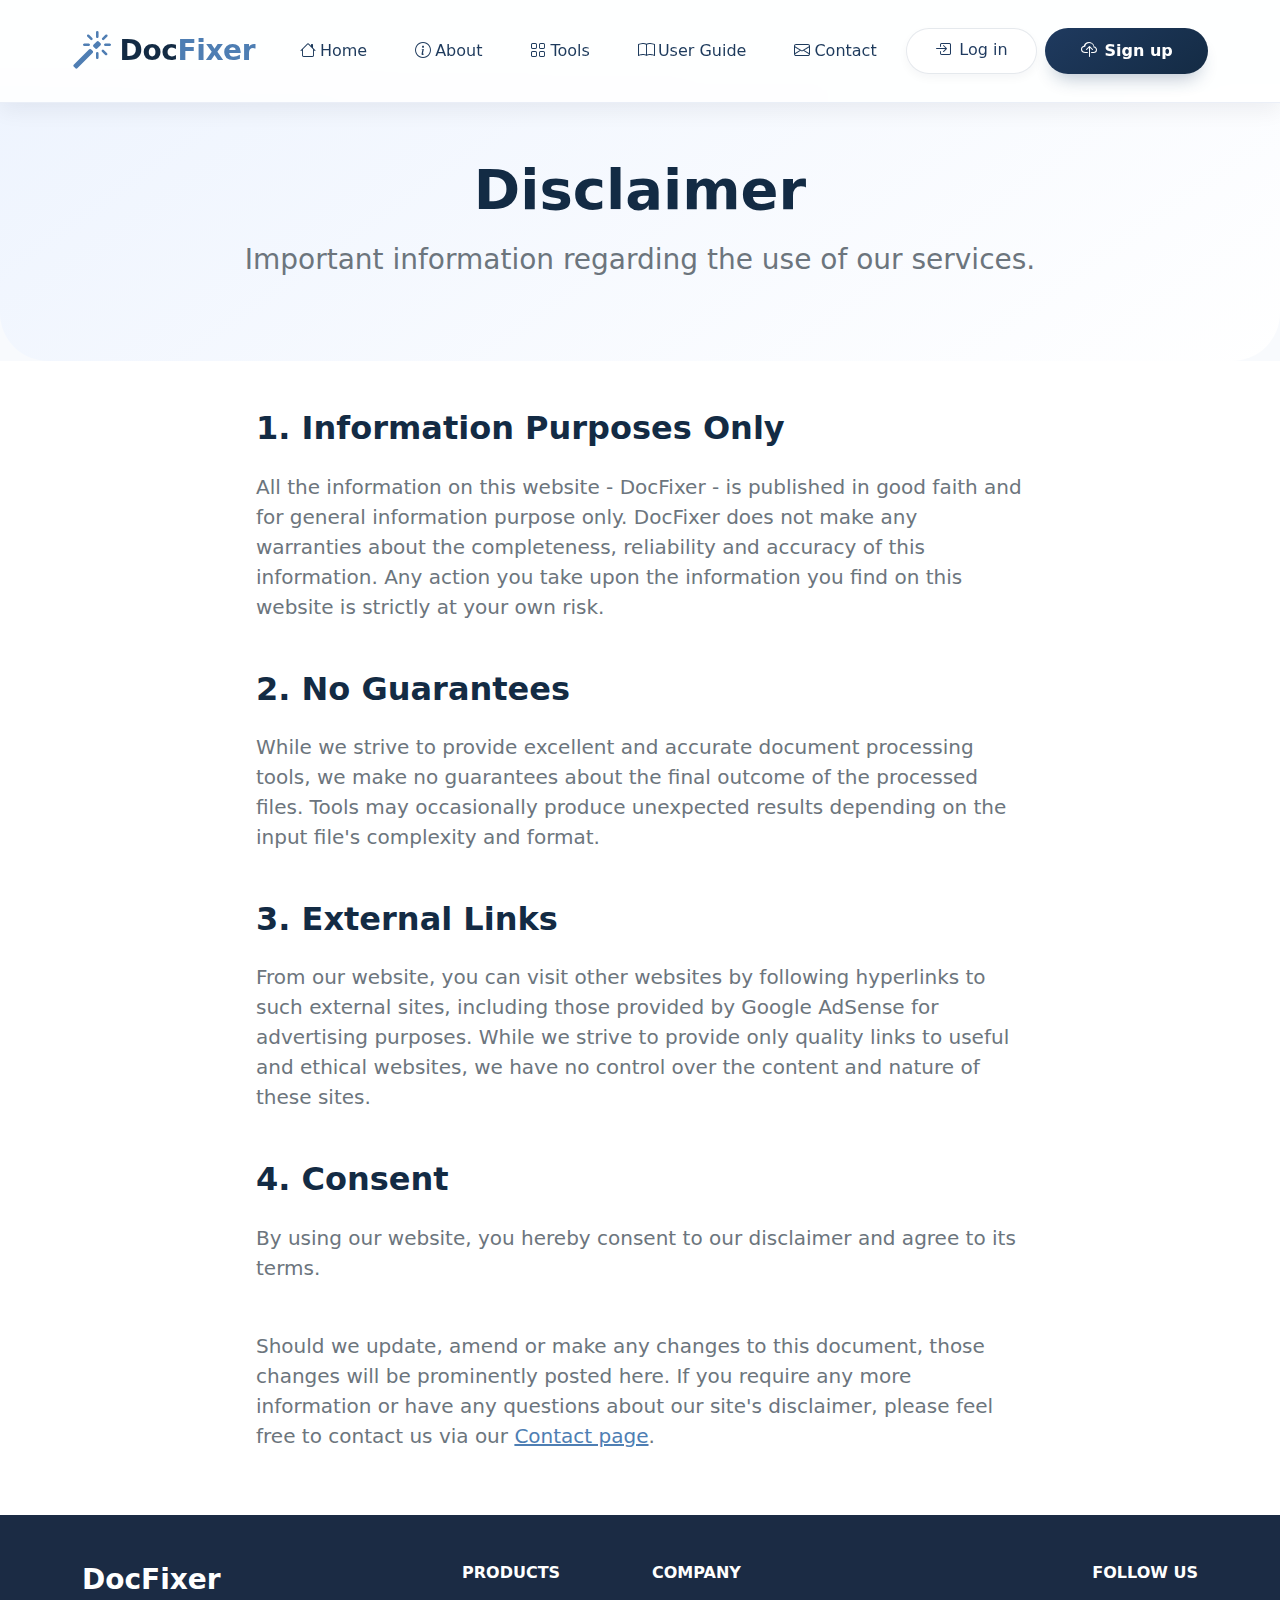
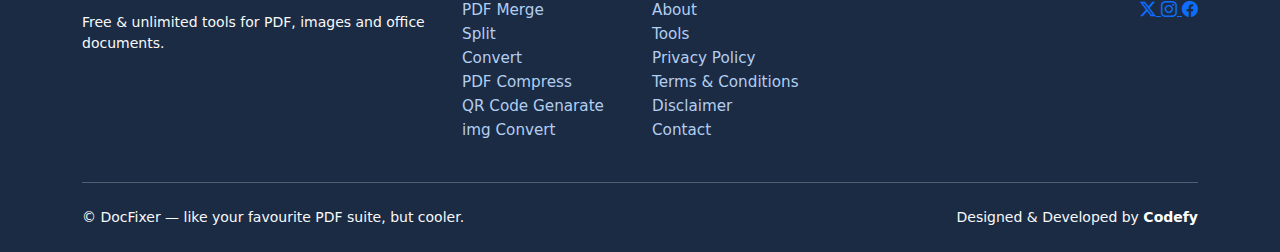
<file: disclaimer.html>
<!DOCTYPE html>
<html lang="en">
<head>
  <meta charset="UTF-8">
  <meta name="viewport" content="width=device-width, initial-scale=1.0">
  <title>Disclaimer | DocFixer</title>
  
  <!-- SEO Meta Tags -->
  <meta name="description" content="Read the disclaimer for DocFixer. Information regarding the use of our free online PDF and image tools.">
  <meta name="keywords" content="docfixer disclaimer, terms of use, legal">
  <meta name="author" content="DocFixer">
  <link rel="canonical" href="https://docfixer.online/disclaimer.html">
  
  <!-- Open Graph for Social Media -->
  <meta property="og:title" content="Disclaimer | DocFixer">
  <meta property="og:description" content="Read the disclaimer for DocFixer. Information regarding the use of our free online PDF and image tools.">
  <meta property="og:type" content="website">
  <meta property="og:url" content="https://docfixer.online/disclaimer.html">
  <meta property="og:site_name" content="DocFixer">
  
  <!-- Twitter Card -->
  <meta name="twitter:card" content="summary_large_image">
  <meta name="twitter:title" content="Disclaimer | DocFixer">
  <meta name="twitter:description" content="Read the disclaimer for DocFixer. Information regarding the use of our free online PDF and image tools.">

  <!-- JSON-LD Structured Data for Page -->
  <script type="application/ld+json">
  {
    "@context": "https://schema.org",
    "@type": "WebPage",
    "name": "Disclaimer | DocFixer",
    "description": "Read the disclaimer for DocFixer. Information regarding the use of our free online PDF and image tools.",
    "url": "https://docfixer.online/disclaimer.html"
  }
  </script>
  
  <!-- Bootstrap 5 + Icons & cool font -->
  <link href="https://cdn.jsdelivr.net/npm/bootstrap@5.3.2/dist/css/bootstrap.min.css" rel="stylesheet">
  <link rel="stylesheet" href="https://cdn.jsdelivr.net/npm/bootstrap-icons@1.11.3/font/bootstrap-icons.min.css">
  <link href="https://fonts.googleapis.com/css2?family=Inter:opsz,wght@14..32,400;14..32,500;14..32,600;14..32,700&display=swap" rel="stylesheet">
  <link rel="stylesheet" href="css/style.css">
<!-- Google tag (gtag.js) -->
<script async src="https://www.googletagmanager.com/gtag/js?id=G-F6E91RY4GS"></script>
<script>
  window.dataLayer = window.dataLayer || [];
  function gtag(){dataLayer.push(arguments);}
  gtag('js', new Date());

  gtag('config', 'G-F6E91RY4GS');
</script>
</head>
<body>
    <style>
        body { background: #f8fafd; }
        .page-hero {
            background: linear-gradient(145deg, #eef4fe, #ffffff);
            border-radius: 0 0 3rem 3rem;
        }
    </style>
    <!-- STICKY NAVBAR (fixed) -->
<nav class="navbar-sticky navbar navbar-expand-lg py-3 px-4">
  <div class="container-fluid px-lg-5">
    <a class="navbar-brand d-flex align-items-center" href="#">
      <i class="bi bi-magic fs-1 me-2" style="color:#4f7eb3;"></i>
      <span class="fs-3 fw-bold" style="color:#132b44;">Doc<span style="color:#4e7eb3;">Fixer</span></span>
    </a>

    <!-- Mobile toggler: opens left offcanvas -->
    <button class="navbar-toggler border-0" type="button" data-bs-toggle="offcanvas" data-bs-target="#offcanvasNavbar" aria-controls="offcanvasNavbar" aria-label="Toggle navigation">
      <span class="navbar-toggler-icon"></span>
    </button>

    <!-- desktop menu (hidden on mobile) -->
    <div class="collapse navbar-collapse d-none d-lg-flex" id="navbarMainDesktop">
      <ul class="navbar-nav mx-auto mb-2 mb-lg-0">
        <li class="nav-item"><a class="nav-link nav-link-custom px-3 py-2" href="index.html"><i class="bi bi-house me-1"></i>Home</a></li>
        <li class="nav-item"><a class="nav-link nav-link-custom px-3 py-2" href="about.html"><i class="bi bi-info-circle me-1"></i>About</a></li>
        <li class="nav-item"><a class="nav-link nav-link-custom px-3 py-2" href="tools.html"><i class="bi bi-grid me-1"></i>Tools</a></li>
        <li class="nav-item"><a class="nav-link nav-link-custom px-3 py-2" href="user_guid.html"><i class="bi bi-book me-1"></i>User Guide</a></li>
        <li class="nav-item"><a class="nav-link nav-link-custom px-3 py-2" href="contact.html"><i class="bi bi-envelope me-1"></i>Contact</a></li>
      </ul>
      <div class="d-flex gap-2">
        <a href="#" class="btn-pill btn"><i class="bi bi-box-arrow-in-right me-2"></i>Log in</a>
        <a href="#" class="gradient-btn btn"><i class="bi bi-cloud-upload me-2"></i>Sign up</a>
      </div>
    </div>
  </div>
</nav>

<!-- OFF CANVAS (mobile menu) from left -->
<div class="offcanvas offcanvas-start d-lg-none" tabindex="-1" id="offcanvasNavbar" aria-labelledby="offcanvasNavbarLabel">
  <div class="offcanvas-header">
    <h5 class="offcanvas-title fw-bold" id="offcanvasNavbarLabel" style="color:#132b44;">
      <i class="bi bi-magic me-2" style="color:#4f7eb3;"></i>DocFixer
    </h5>
    <button type="button" class="btn-close" data-bs-dismiss="offcanvas" aria-label="Close"></button>
  </div>
  <div class="offcanvas-body">
    <ul class="navbar-nav">
      <li class="nav-item"><a class="nav-link nav-link-custom" href="index.html"><i class="bi bi-house me-2"></i>Home</a></li>
      <li class="nav-item"><a class="nav-link nav-link-custom" href="about.html"><i class="bi bi-info-circle me-2"></i>About</a></li>
      <li class="nav-item"><a class="nav-link nav-link-custom" href="tools.html"><i class="bi bi-grid me-2"></i>Tools</a></li>
      <li class="nav-item"><a class="nav-link nav-link-custom" href="user_guid.html"><i class="bi bi-book me-2"></i>User Guide</a></li>
      <li class="nav-item"><a class="nav-link nav-link-custom" href="contact.html"><i class="bi bi-envelope me-2"></i>Contact</a></li>
      <li class="nav-item mt-3"><a class="btn-pill btn d-block text-center" href="#"><i class="bi bi-box-arrow-in-right me-2"></i>Log in</a></li>
      <li class="nav-item mt-2"><a class="gradient-btn btn d-block text-center" href="#"><i class="bi bi-cloud-upload me-2"></i>Sign up</a></li>
    </ul>
  </div>
</div>

<!-- ========== PAGE CONTENT ========== -->
<section class="page-hero pt-5 pb-4">
  <div class="container-lg px-3 pt-4 pb-2">
    <div class="text-center mb-5">
      <h1 class="display-4 fw-bold mb-3" style="color:#132b44;">Disclaimer</h1>
      <p class="lead fs-3 text-secondary mx-auto" style="max-width: 800px;">Important information regarding the use of our services.</p>
    </div>
  </div>
</section>

<section class="py-5 bg-white">
  <div class="container-lg px-3" style="max-width: 800px;">
    <h2 class="fw-bold mb-4" style="color:#132b44;">1. Information Purposes Only</h2>
    <p class="text-secondary fs-5">All the information on this website - DocFixer - is published in good faith and for general information purpose only. DocFixer does not make any warranties about the completeness, reliability and accuracy of this information. Any action you take upon the information you find on this website is strictly at your own risk.</p>
    
    <h2 class="fw-bold mb-4 mt-5" style="color:#132b44;">2. No Guarantees</h2>
    <p class="text-secondary fs-5">While we strive to provide excellent and accurate document processing tools, we make no guarantees about the final outcome of the processed files. Tools may occasionally produce unexpected results depending on the input file's complexity and format.</p>

    <h2 class="fw-bold mb-4 mt-5" style="color:#132b44;">3. External Links</h2>
    <p class="text-secondary fs-5">From our website, you can visit other websites by following hyperlinks to such external sites, including those provided by Google AdSense for advertising purposes. While we strive to provide only quality links to useful and ethical websites, we have no control over the content and nature of these sites.</p>

    <h2 class="fw-bold mb-4 mt-5" style="color:#132b44;">4. Consent</h2>
    <p class="text-secondary fs-5">By using our website, you hereby consent to our disclaimer and agree to its terms.</p>

    <p class="text-secondary fs-5 mt-5">Should we update, amend or make any changes to this document, those changes will be prominently posted here. If you require any more information or have any questions about our site's disclaimer, please feel free to contact us via our <a href="contact.html" style="color:#4e7eb3;">Contact page</a>.</p>
  </div>
</section>

<!-- simple footer unchanged -->
<footer class="footer-section pt-5 pb-4">
  <div class="container-lg">
    <div class="row g-4">

      <!-- Brand -->
      <div class="col-md-4">
        <h3 class="fw-bold text-white">DocFixer</h3>
        <p class="mt-3 text-light small">
          Free & unlimited tools for PDF, images and office documents.
        </p>
      </div>

      <!-- Products -->
      <div class="col-6 col-md-2">
        <h6 class="text-uppercase text-white fw-semibold mb-3">Products</h6>
        <ul class="list-unstyled">
          <li><a href="tools_margepdf.html" class="footer-link">PDF Merge</a></li>
          <li><a href="tools_splitpdf.html" class="footer-link">Split</a></li>
          <li><a href="tools_imagtopdf.html" class="footer-link">Convert</a></li>
          <li><a href="tools_pdfcompress.html" class="footer-link">PDF Compress</a></li>
          <li><a href="tools_qrcode.html" class="footer-link">QR Code Genarate</a></li>
          <li><a href="tools_imagtopdf.html" class="footer-link">img Convert</a></li>
        </ul>
      </div>

      <!-- Company -->
      <div class="col-6 col-md-2">
        <h6 class="text-uppercase text-white fw-semibold mb-3">Company</h6>
        <ul class="list-unstyled">
          <li><a href="about.html" class="footer-link">About</a></li>
           <li><a href="tools.html" class="footer-link">Tools</a></li>
          <li><a href="privacy.html" class="footer-link">Privacy Policy</a></li>
          <li><a href="terms.html" class="footer-link">Terms & Conditions</a></li>
          <li><a href="disclaimer.html" class="footer-link">Disclaimer</a></li>
          <li><a href="contact.html" class="footer-link">Contact</a></li>
        </ul>
      </div>

      <!-- Social -->
      <div class="col-md-4 text-md-end text-start">
        <h6 class="text-uppercase text-white fw-semibold mb-3">Follow Us</h6>

        <a href="https://x.com/codefy001" target="_blank" class="social-icon">
          <i class="bi bi-twitter-x"></i>
        </a>

        <a href="https://www.instagram.com/codefy_03" target="_blank" class="social-icon">
          <i class="bi bi-instagram"></i>
        </a>

        <a href="https://www.facebook.com/profile.php?id=61579636438080" target="_blank" class="social-icon">
          <i class="bi bi-facebook"></i>
        </a>
      </div>

    </div>

    <hr class="border-light opacity-25 my-4">

    <!-- Bottom -->
    <div class="d-flex flex-column flex-md-row justify-content-between align-items-center text-light small">
      <p class="mb-2 mb-md-0">© DocFixer — like your favourite PDF suite, but cooler.</p>

      <p class="mb-0">
        Designed & Developed by 
        <a href="https://codefy.in" target="_blank" class="fw-bold text-white text-decoration-none">
          Codefy
        </a>
      </p>
    </div>
  </div>
</footer>

<script>
  (function() {
    // close offcanvas after clicking login/signup (from offcanvas)
    document.querySelectorAll('.offcanvas .btn-pill, .offcanvas .gradient-btn').forEach(btn => {
      btn.addEventListener('click', (e) => {
        e.preventDefault();
        const msg = document.createElement('div');
        msg.className = 'position-fixed top-0 start-50 translate-middle-x mt-5 px-5 py-3 bg-dark text-white rounded-5 shadow-lg';
        msg.style.zIndex = '9999';
        msg.style.background = '#1b4a6e';
        msg.innerHTML = `<i class="bi bi-person-check me-2"></i> ${btn.innerText} (demo)`;
        document.body.appendChild(msg);
        setTimeout(() => { msg.remove(); }, 1800);
        
        const offcanvasElem = document.getElementById('offcanvasNavbar');
        if (offcanvasElem.classList.contains('show')) {
          let offcanvasInstance = bootstrap.Offcanvas.getInstance(offcanvasElem);
          if (offcanvasInstance) offcanvasInstance.hide();
        }
      });
    });
  })();
</script>
<!-- Bootstrap JS -->
<script src="https://cdn.jsdelivr.net/npm/bootstrap@5.3.2/dist/js/bootstrap.bundle.min.js"></script>
</body>
</html>
</file>
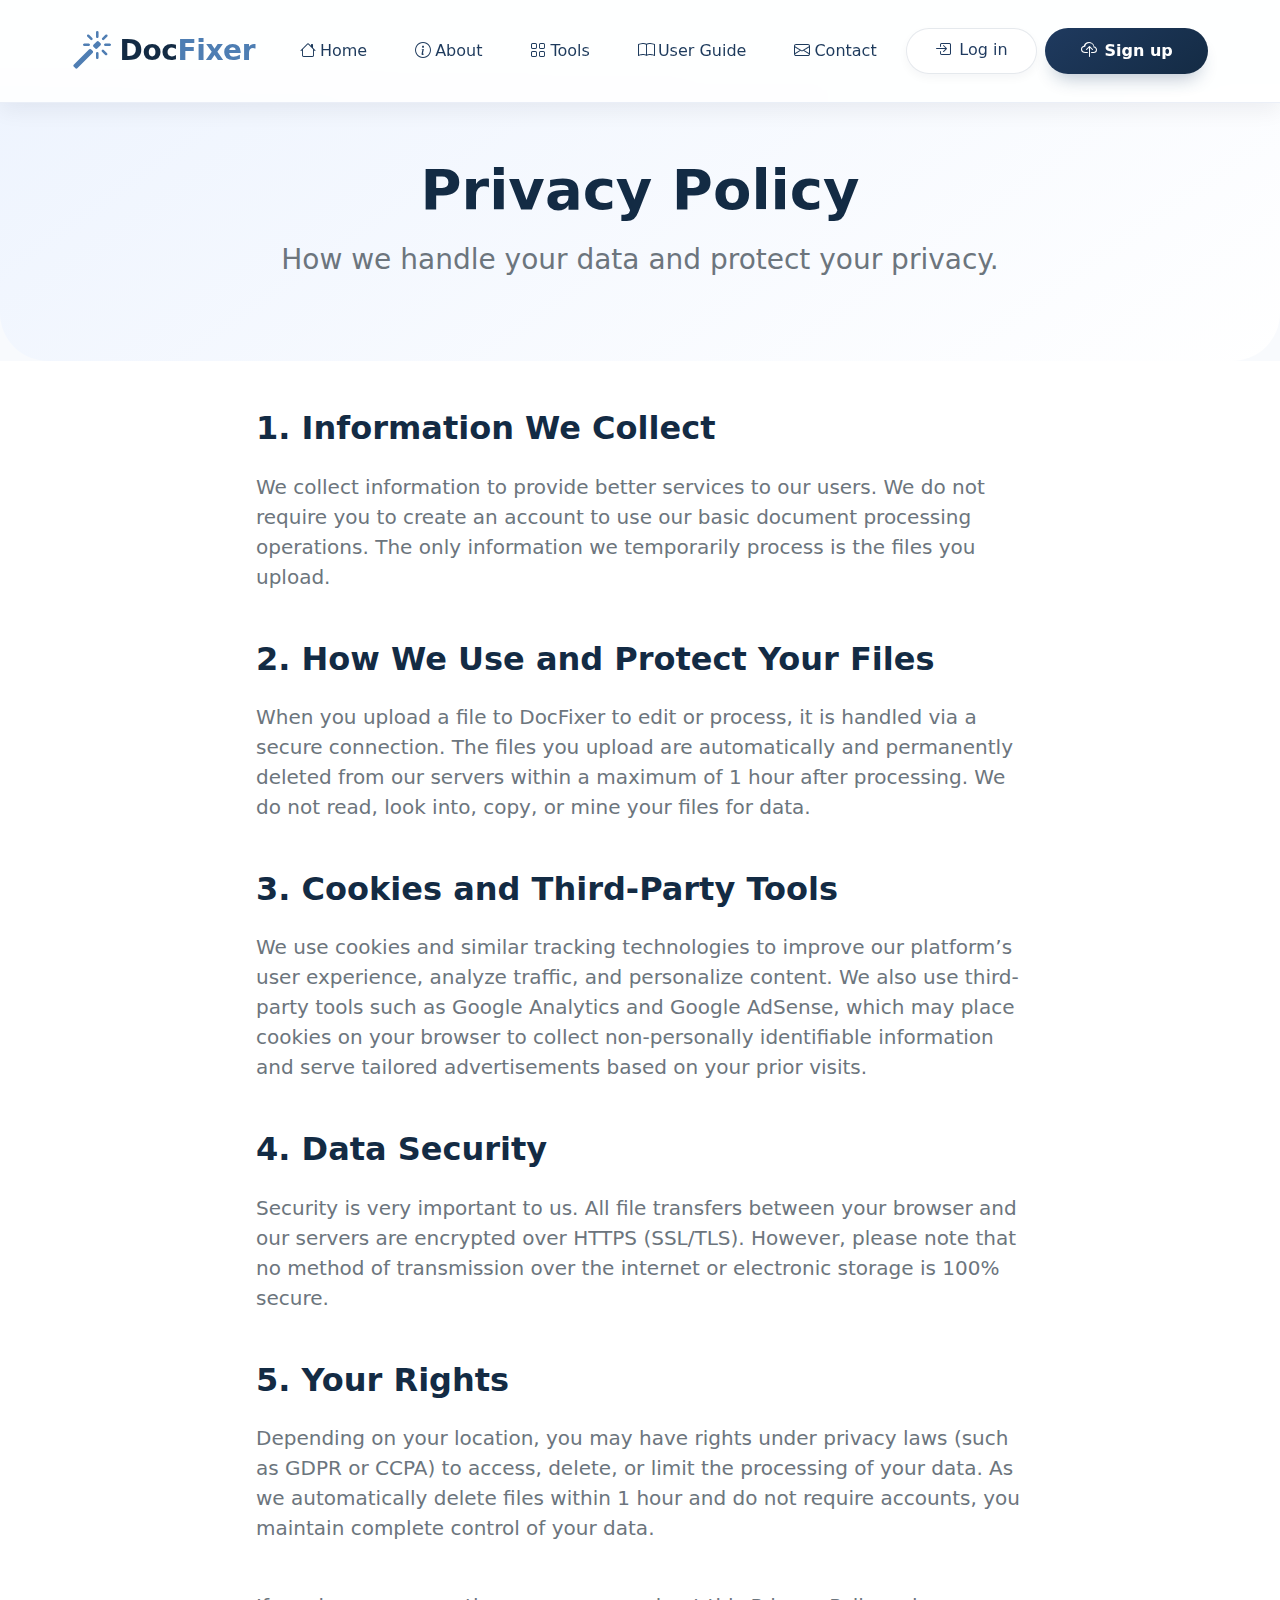
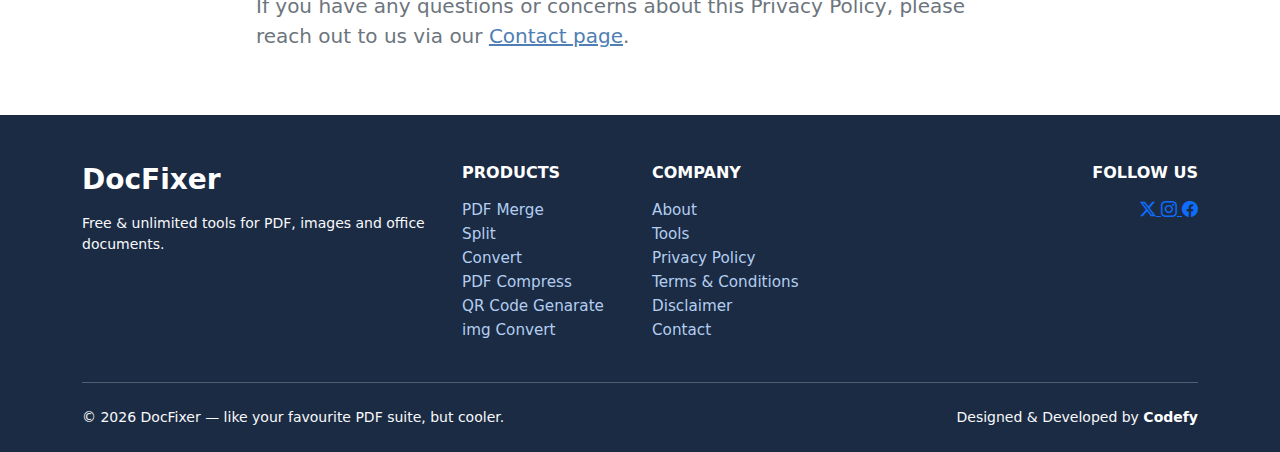
<file: privacy.html>
﻿<!DOCTYPE html>
<html lang="en">
<head>
  <meta charset="UTF-8">
  <link rel="icon" type="image/svg+xml" href="images/favicon.svg">
  <meta name="viewport" content="width=device-width, initial-scale=1.0">
  <title>Privacy Policy | DocFixer</title>
  
  <!-- SEO Meta Tags -->
  <meta name="description" content="Understand how DocFixer protects your data. All files are processed securely in your browser and never uploaded to our servers.">
  <meta name="keywords" content="privacy policy, docfixer privacy, secure pdf tools, local processing">
  <meta name="author" content="DocFixer">
  <meta name="robots" content="index, follow, max-snippet:-1, max-image-preview:large, max-video-preview:-1">
  <link rel="canonical" href="https://docfixer.online/privacy.html">
  
  <!-- Open Graph for Social Media -->
  <meta property="og:title" content="Privacy Policy | DocFixer">
  <meta property="og:description" content="Understand how DocFixer protects your data. All files are processed securely in your browser and never uploaded to our servers.">
  <meta property="og:type" content="website">
  <meta property="og:url" content="https://docfixer.online/privacy.html">
  <meta property="og:site_name" content="DocFixer">
  <meta property="og:image" content="https://docfixer.online/images/og-cover.png">
  <meta property="og:image:width" content="1200">
  <meta property="og:image:height" content="630">
  
  <!-- Twitter Card -->
  <meta name="twitter:card" content="summary_large_image">
  <meta name="twitter:title" content="Privacy Policy | DocFixer">
  <meta name="twitter:description" content="Understand how DocFixer protects your data. All files are processed securely in your browser and never uploaded to our servers.">

  <!-- JSON-LD Structured Data for Page -->
  <script type="application/ld+json">
  {
    "@context": "https://schema.org",
    "@type": "WebPage",
    "name": "Privacy Policy | DocFixer",
    "description": "Understand how DocFixer protects your data. All files are processed securely in your browser and never uploaded to our servers.",
    "url": "https://docfixer.online/privacy.html"
  }
  </script>
  
  <!-- Bootstrap 5 + Icons & cool font -->
  <link href="https://cdn.jsdelivr.net/npm/bootstrap@5.3.2/dist/css/bootstrap.min.css" rel="stylesheet">
  <link rel="stylesheet" href="https://cdn.jsdelivr.net/npm/bootstrap-icons@1.11.3/font/bootstrap-icons.min.css">
  <!-- Google font (Inter) for modern look -->
  <link href="https://fonts.googleapis.com/css2?family=Inter:opsz,wght@14..32,400;14..32,500;14..32,600;14..32,700&display=swap" rel="stylesheet">
  <link rel="stylesheet" href="css/style.css">
<!-- Google tag (gtag.js) -->
<script async src="https://www.googletagmanager.com/gtag/js?id=G-F6E91RY4GS"></script>
<script>
  window.dataLayer = window.dataLayer || [];
  function gtag(){dataLayer.push(arguments);}
  gtag('js', new Date());

  gtag('config', 'G-F6E91RY4GS');
</script>
</head>
<body>
    <style>
        body { background: #f8fafd; }
        .page-hero {
            background: linear-gradient(145deg, #eef4fe, #ffffff);
            border-radius: 0 0 3rem 3rem;
        }
    </style>
    <!-- STICKY NAVBAR (fixed) -->
<nav class="navbar-sticky navbar navbar-expand-lg py-3 px-4">
  <div class="container-fluid px-lg-5">
    <a class="navbar-brand d-flex align-items-center" href="#">
      <i class="bi bi-magic fs-1 me-2" style="color:#4f7eb3;"></i>
      <span class="fs-3 fw-bold" style="color:#132b44;">Doc<span style="color:#4e7eb3;">Fixer</span></span>
    </a>

    <!-- Mobile toggler: opens left offcanvas -->
    <button class="navbar-toggler border-0" type="button" data-bs-toggle="offcanvas" data-bs-target="#offcanvasNavbar" aria-controls="offcanvasNavbar" aria-label="Toggle navigation">
      <span class="navbar-toggler-icon"></span>
    </button>

    <!-- desktop menu (hidden on mobile) -->
    <div class="collapse navbar-collapse d-none d-lg-flex" id="navbarMainDesktop">
      <ul class="navbar-nav mx-auto mb-2 mb-lg-0">
        <li class="nav-item"><a class="nav-link nav-link-custom px-3 py-2" href="index.html"><i class="bi bi-house me-1"></i>Home</a></li>
        <li class="nav-item"><a class="nav-link nav-link-custom px-3 py-2" href="about.html"><i class="bi bi-info-circle me-1"></i>About</a></li>
        <li class="nav-item"><a class="nav-link nav-link-custom px-3 py-2" href="tools.html"><i class="bi bi-grid me-1"></i>Tools</a></li>
        <li class="nav-item"><a class="nav-link nav-link-custom px-3 py-2" href="user_guid.html"><i class="bi bi-book me-1"></i>User Guide</a></li>
        <li class="nav-item"><a class="nav-link nav-link-custom px-3 py-2" href="contact.html"><i class="bi bi-envelope me-1"></i>Contact</a></li>
      </ul>
      <div class="d-flex gap-2">
        <a href="#" class="btn-pill btn"><i class="bi bi-box-arrow-in-right me-2"></i>Log in</a>
        <a href="#" class="gradient-btn btn"><i class="bi bi-cloud-upload me-2"></i>Sign up</a>
      </div>
    </div>
  </div>
</nav>

<!-- OFF CANVAS (mobile menu) from left -->
<div class="offcanvas offcanvas-start d-lg-none" tabindex="-1" id="offcanvasNavbar" aria-labelledby="offcanvasNavbarLabel">
  <div class="offcanvas-header">
    <h5 class="offcanvas-title fw-bold" id="offcanvasNavbarLabel" style="color:#132b44;">
      <i class="bi bi-magic me-2" style="color:#4f7eb3;"></i>DocFixer
    </h5>
    <button type="button" class="btn-close" data-bs-dismiss="offcanvas" aria-label="Close"></button>
  </div>
  <div class="offcanvas-body">
    <ul class="navbar-nav">
      <li class="nav-item"><a class="nav-link nav-link-custom" href="index.html"><i class="bi bi-house me-2"></i>Home</a></li>
      <li class="nav-item"><a class="nav-link nav-link-custom" href="about.html"><i class="bi bi-info-circle me-2"></i>About</a></li>
      <li class="nav-item"><a class="nav-link nav-link-custom" href="tools.html"><i class="bi bi-grid me-2"></i>Tools</a></li>
      <li class="nav-item"><a class="nav-link nav-link-custom" href="user_guid.html"><i class="bi bi-book me-2"></i>User Guide</a></li>
      <li class="nav-item"><a class="nav-link nav-link-custom" href="contact.html"><i class="bi bi-envelope me-2"></i>Contact</a></li>
      <li class="nav-item mt-3"><a class="btn-pill btn d-block text-center" href="#"><i class="bi bi-box-arrow-in-right me-2"></i>Log in</a></li>
      <li class="nav-item mt-2"><a class="gradient-btn btn d-block text-center" href="#"><i class="bi bi-cloud-upload me-2"></i>Sign up</a></li>
    </ul>
  </div>
</div>

<!-- ========== PAGE CONTENT ========== -->
<section class="page-hero pt-5 pb-4">
  <div class="container-lg px-3 pt-4 pb-2">
    <div class="text-center mb-5">
      <h1 class="display-4 fw-bold mb-3" style="color:#132b44;">Privacy Policy</h1>
      <p class="lead fs-3 text-secondary mx-auto" style="max-width: 800px;">How we handle your data and protect your privacy.</p>
    </div>
  </div>
</section>

<section class="py-5 bg-white">
  <div class="container-lg px-3" style="max-width: 800px;">
    <h2 class="fw-bold mb-4" style="color:#132b44;">1. Information We Collect</h2>
    <p class="text-secondary fs-5">We collect information to provide better services to our users. We do not require you to create an account to use our basic document processing operations. The only information we temporarily process is the files you upload.</p>
    
    <h2 class="fw-bold mb-4 mt-5" style="color:#132b44;">2. How We Use and Protect Your Files</h2>
    <p class="text-secondary fs-5">When you upload a file to DocFixer to edit or process, it is handled via a secure connection. The files you upload are automatically and permanently deleted from our servers within a maximum of 1 hour after processing. We do not read, look into, copy, or mine your files for data.</p>

    <h2 class="fw-bold mb-4 mt-5" style="color:#132b44;">3. Cookies and Third-Party Tools</h2>
    <p class="text-secondary fs-5">We use cookies and similar tracking technologies to improve our platform’s user experience, analyze traffic, and personalize content. We also use third-party tools such as Google Analytics and Google AdSense, which may place cookies on your browser to collect non-personally identifiable information and serve tailored advertisements based on your prior visits.</p>

    <h2 class="fw-bold mb-4 mt-5" style="color:#132b44;">4. Data Security</h2>
    <p class="text-secondary fs-5">Security is very important to us. All file transfers between your browser and our servers are encrypted over HTTPS (SSL/TLS). However, please note that no method of transmission over the internet or electronic storage is 100% secure.</p>

    <h2 class="fw-bold mb-4 mt-5" style="color:#132b44;">5. Your Rights</h2>
    <p class="text-secondary fs-5">Depending on your location, you may have rights under privacy laws (such as GDPR or CCPA) to access, delete, or limit the processing of your data. As we automatically delete files within 1 hour and do not require accounts, you maintain complete control of your data.</p>

    <p class="text-secondary fs-5 mt-5">If you have any questions or concerns about this Privacy Policy, please reach out to us via our <a href="contact.html" style="color:#4e7eb3;">Contact page</a>.</p>
  </div>
</section>

<!-- simple footer unchanged -->
<footer class="footer-section pt-5 pb-4">
  <div class="container-lg">
    <div class="row g-4">

      <!-- Brand -->
      <div class="col-md-4">
        <h3 class="fw-bold text-white">DocFixer</h3>
        <p class="mt-3 text-light small">
          Free & unlimited tools for PDF, images and office documents.
        </p>
      </div>

      <!-- Products -->
      <div class="col-6 col-md-2">
        <h6 class="text-uppercase text-white fw-semibold mb-3">Products</h6>
        <ul class="list-unstyled">
          <li><a href="tools_margepdf.html" class="footer-link">PDF Merge</a></li>
          <li><a href="tools_splitpdf.html" class="footer-link">Split</a></li>
          <li><a href="tools_imagtopdf.html" class="footer-link">Convert</a></li>
          <li><a href="tools_pdfcompress.html" class="footer-link">PDF Compress</a></li>
          <li><a href="tools_qrcode.html" class="footer-link">QR Code Genarate</a></li>
          <li><a href="tools_imagtopdf.html" class="footer-link">img Convert</a></li>
        </ul>
      </div>

      <!-- Company -->
      <div class="col-6 col-md-2">
        <h6 class="text-uppercase text-white fw-semibold mb-3">Company</h6>
        <ul class="list-unstyled">
          <li><a href="about.html" class="footer-link">About</a></li>
           <li><a href="tools.html" class="footer-link">Tools</a></li>
          <li><a href="privacy.html" class="footer-link">Privacy Policy</a></li>
          <li><a href="terms.html" class="footer-link">Terms & Conditions</a></li>
          <li><a href="disclaimer.html" class="footer-link">Disclaimer</a></li>
          <li><a href="contact.html" class="footer-link">Contact</a></li>
        </ul>
      </div>

      <!-- Social -->
      <div class="col-md-4 text-md-end text-start">
        <h6 class="text-uppercase text-white fw-semibold mb-3">Follow Us</h6>

        <a href="https://x.com/codefy001" target="_blank" class="social-icon">
          <i class="bi bi-twitter-x"></i>
        </a>

        <a href="https://www.instagram.com/codefy_03" target="_blank" class="social-icon">
          <i class="bi bi-instagram"></i>
        </a>

        <a href="https://www.facebook.com/profile.php?id=61579636438080" target="_blank" class="social-icon">
          <i class="bi bi-facebook"></i>
        </a>
      </div>

    </div>

    <hr class="border-light opacity-25 my-4">

    <!-- Bottom -->
    <div class="d-flex flex-column flex-md-row justify-content-between align-items-center text-light small">
      <p class="mb-2 mb-md-0">© 2026 DocFixer — like your favourite PDF suite, but cooler.</p>

      <p class="mb-0">
        Designed & Developed by 
        <a href="https://codefy.in" target="_blank" class="fw-bold text-white text-decoration-none">
          Codefy
        </a>
      </p>
    </div>
  </div>
</footer>

<script>
  (function() {
    // close offcanvas after clicking login/signup (from offcanvas)
    document.querySelectorAll('.offcanvas .btn-pill, .offcanvas .gradient-btn').forEach(btn => {
      btn.addEventListener('click', (e) => {
        e.preventDefault();
        const msg = document.createElement('div');
        msg.className = 'position-fixed top-0 start-50 translate-middle-x mt-5 px-5 py-3 bg-dark text-white rounded-5 shadow-lg';
        msg.style.zIndex = '9999';
        msg.style.background = '#1b4a6e';
        msg.innerHTML = `<i class="bi bi-person-check me-2"></i> ${btn.innerText} (demo)`;
        document.body.appendChild(msg);
        setTimeout(() => { msg.remove(); }, 1800);
        
        const offcanvasElem = document.getElementById('offcanvasNavbar');
        if (offcanvasElem.classList.contains('show')) {
          let offcanvasInstance = bootstrap.Offcanvas.getInstance(offcanvasElem);
          if (offcanvasInstance) offcanvasInstance.hide();
        }
      });
    });
  })();
</script>
<!-- Bootstrap JS -->
<script src="https://cdn.jsdelivr.net/npm/bootstrap@5.3.2/dist/js/bootstrap.bundle.min.js"></script>
</body>
</html>
</file>
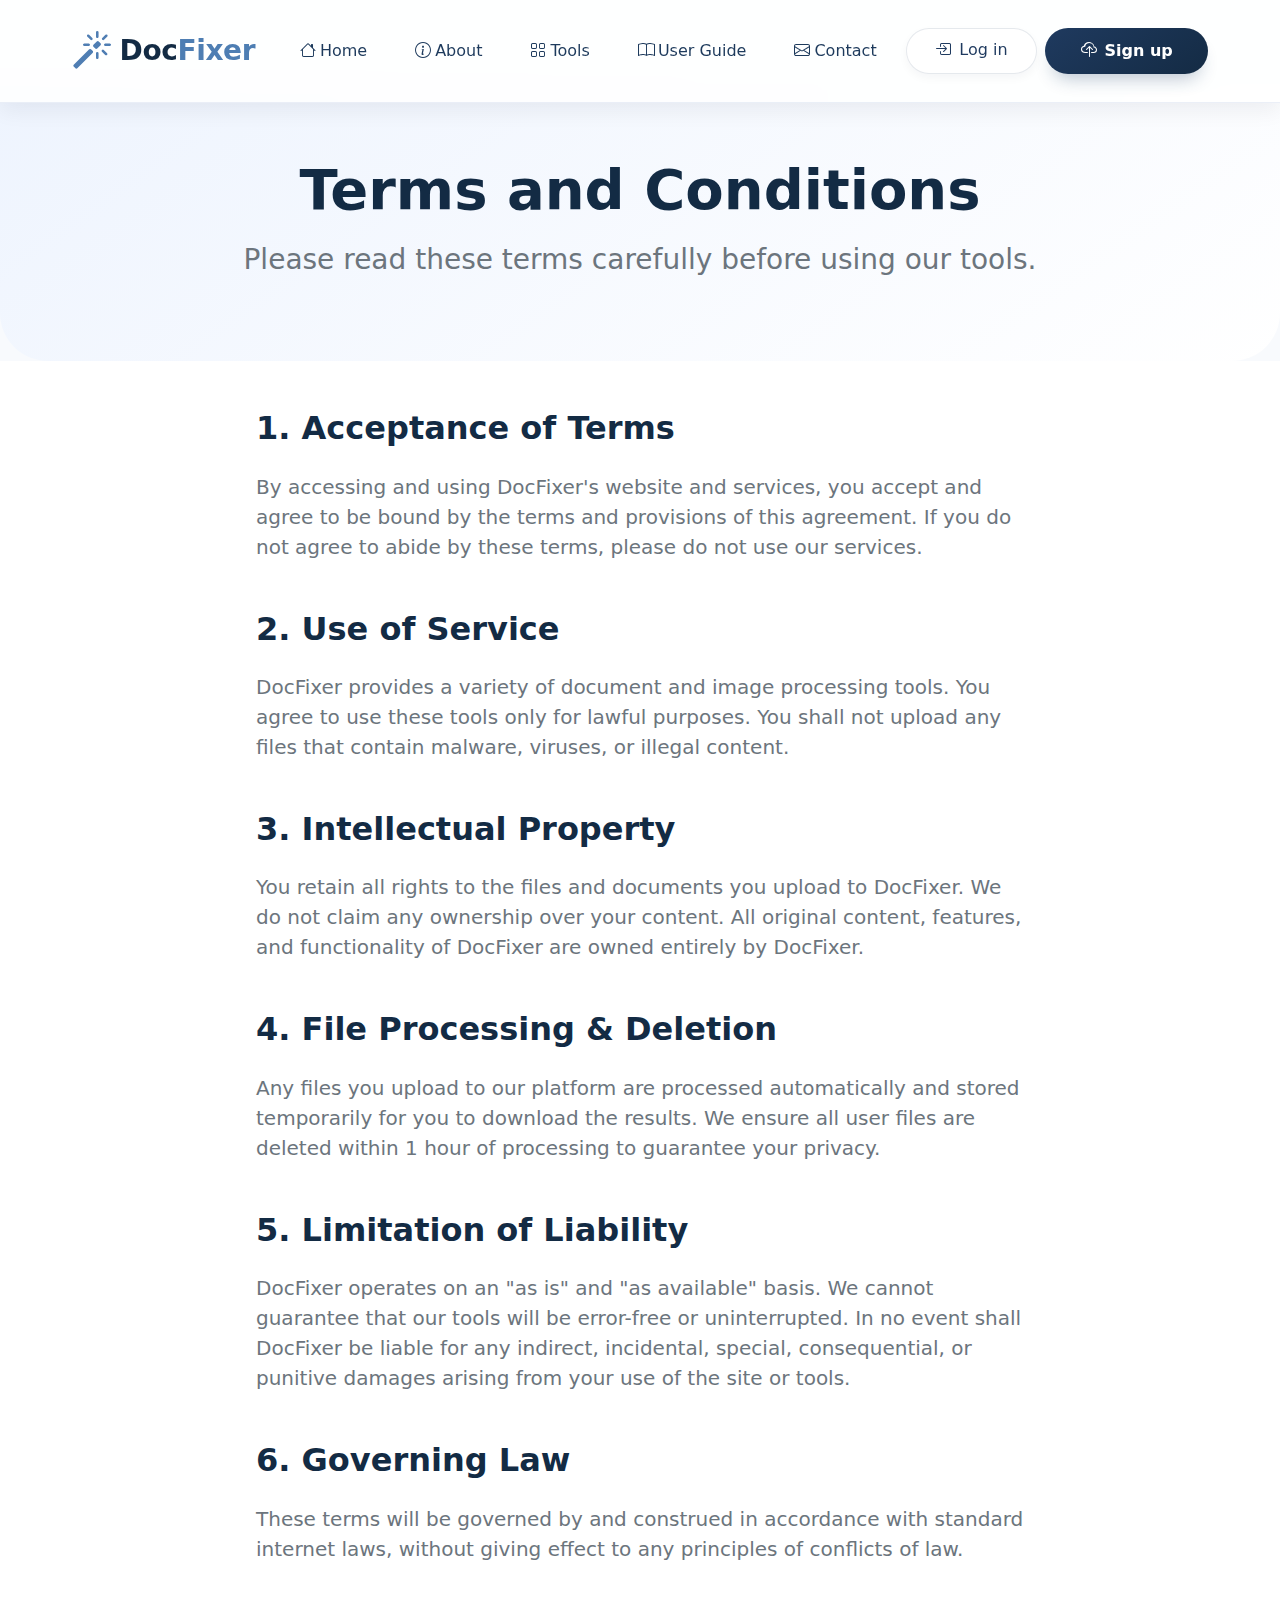
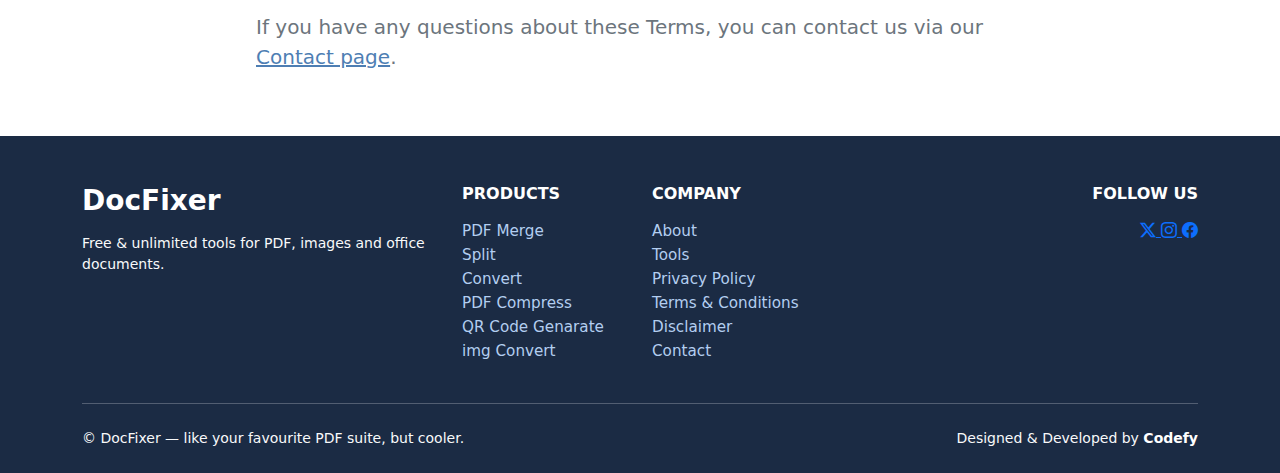
<file: terms.html>
<!DOCTYPE html>
<html lang="en">
<head>
  <meta charset="UTF-8">
  <meta name="viewport" content="width=device-width, initial-scale=1.0">
  <title>Terms & Conditions | DocFixer</title>
  
  <!-- SEO Meta Tags -->
  <meta name="description" content="Terms and conditions for using DocFixers free online document and image processing tools.">
  <meta name="keywords" content="terms and conditions, docfixer terms">
  <meta name="author" content="DocFixer">
  <link rel="canonical" href="https://docfixer.online/terms.html">
  
  <!-- Open Graph for Social Media -->
  <meta property="og:title" content="Terms & Conditions | DocFixer">
  <meta property="og:description" content="Terms and conditions for using DocFixers free online document and image processing tools.">
  <meta property="og:type" content="website">
  <meta property="og:url" content="https://docfixer.online/terms.html">
  <meta property="og:site_name" content="DocFixer">
  
  <!-- Twitter Card -->
  <meta name="twitter:card" content="summary_large_image">
  <meta name="twitter:title" content="Terms & Conditions | DocFixer">
  <meta name="twitter:description" content="Terms and conditions for using DocFixers free online document and image processing tools.">

  <!-- JSON-LD Structured Data for Page -->
  <script type="application/ld+json">
  {
    "@context": "https://schema.org",
    "@type": "WebPage",
    "name": "Terms & Conditions | DocFixer",
    "description": "Terms and conditions for using DocFixers free online document and image processing tools.",
    "url": "https://docfixer.online/terms.html"
  }
  </script>
  
  <!-- Bootstrap 5 + Icons & cool font -->
  <link href="https://cdn.jsdelivr.net/npm/bootstrap@5.3.2/dist/css/bootstrap.min.css" rel="stylesheet">
  <link rel="stylesheet" href="https://cdn.jsdelivr.net/npm/bootstrap-icons@1.11.3/font/bootstrap-icons.min.css">
  <link href="https://fonts.googleapis.com/css2?family=Inter:opsz,wght@14..32,400;14..32,500;14..32,600;14..32,700&display=swap" rel="stylesheet">
  <link rel="stylesheet" href="css/style.css">
<!-- Google tag (gtag.js) -->
<script async src="https://www.googletagmanager.com/gtag/js?id=G-F6E91RY4GS"></script>
<script>
  window.dataLayer = window.dataLayer || [];
  function gtag(){dataLayer.push(arguments);}
  gtag('js', new Date());

  gtag('config', 'G-F6E91RY4GS');
</script>
</head>
<body>
    <style>
        body { background: #f8fafd; }
        .page-hero {
            background: linear-gradient(145deg, #eef4fe, #ffffff);
            border-radius: 0 0 3rem 3rem;
        }
    </style>
    <!-- STICKY NAVBAR (fixed) -->
<nav class="navbar-sticky navbar navbar-expand-lg py-3 px-4">
  <div class="container-fluid px-lg-5">
    <a class="navbar-brand d-flex align-items-center" href="#">
      <i class="bi bi-magic fs-1 me-2" style="color:#4f7eb3;"></i>
      <span class="fs-3 fw-bold" style="color:#132b44;">Doc<span style="color:#4e7eb3;">Fixer</span></span>
    </a>

    <!-- Mobile toggler: opens left offcanvas -->
    <button class="navbar-toggler border-0" type="button" data-bs-toggle="offcanvas" data-bs-target="#offcanvasNavbar" aria-controls="offcanvasNavbar" aria-label="Toggle navigation">
      <span class="navbar-toggler-icon"></span>
    </button>

    <!-- desktop menu (hidden on mobile) -->
    <div class="collapse navbar-collapse d-none d-lg-flex" id="navbarMainDesktop">
      <ul class="navbar-nav mx-auto mb-2 mb-lg-0">
        <li class="nav-item"><a class="nav-link nav-link-custom px-3 py-2" href="index.html"><i class="bi bi-house me-1"></i>Home</a></li>
        <li class="nav-item"><a class="nav-link nav-link-custom px-3 py-2" href="about.html"><i class="bi bi-info-circle me-1"></i>About</a></li>
        <li class="nav-item"><a class="nav-link nav-link-custom px-3 py-2" href="tools.html"><i class="bi bi-grid me-1"></i>Tools</a></li>
        <li class="nav-item"><a class="nav-link nav-link-custom px-3 py-2" href="user_guid.html"><i class="bi bi-book me-1"></i>User Guide</a></li>
        <li class="nav-item"><a class="nav-link nav-link-custom px-3 py-2" href="contact.html"><i class="bi bi-envelope me-1"></i>Contact</a></li>
      </ul>
      <div class="d-flex gap-2">
        <a href="#" class="btn-pill btn"><i class="bi bi-box-arrow-in-right me-2"></i>Log in</a>
        <a href="#" class="gradient-btn btn"><i class="bi bi-cloud-upload me-2"></i>Sign up</a>
      </div>
    </div>
  </div>
</nav>

<!-- OFF CANVAS (mobile menu) from left -->
<div class="offcanvas offcanvas-start d-lg-none" tabindex="-1" id="offcanvasNavbar" aria-labelledby="offcanvasNavbarLabel">
  <div class="offcanvas-header">
    <h5 class="offcanvas-title fw-bold" id="offcanvasNavbarLabel" style="color:#132b44;">
      <i class="bi bi-magic me-2" style="color:#4f7eb3;"></i>DocFixer
    </h5>
    <button type="button" class="btn-close" data-bs-dismiss="offcanvas" aria-label="Close"></button>
  </div>
  <div class="offcanvas-body">
    <ul class="navbar-nav">
      <li class="nav-item"><a class="nav-link nav-link-custom" href="index.html"><i class="bi bi-house me-2"></i>Home</a></li>
      <li class="nav-item"><a class="nav-link nav-link-custom" href="about.html"><i class="bi bi-info-circle me-2"></i>About</a></li>
      <li class="nav-item"><a class="nav-link nav-link-custom" href="tools.html"><i class="bi bi-grid me-2"></i>Tools</a></li>
      <li class="nav-item"><a class="nav-link nav-link-custom" href="user_guid.html"><i class="bi bi-book me-2"></i>User Guide</a></li>
      <li class="nav-item"><a class="nav-link nav-link-custom" href="contact.html"><i class="bi bi-envelope me-2"></i>Contact</a></li>
      <li class="nav-item mt-3"><a class="btn-pill btn d-block text-center" href="#"><i class="bi bi-box-arrow-in-right me-2"></i>Log in</a></li>
      <li class="nav-item mt-2"><a class="gradient-btn btn d-block text-center" href="#"><i class="bi bi-cloud-upload me-2"></i>Sign up</a></li>
    </ul>
  </div>
</div>

<!-- ========== PAGE CONTENT ========== -->
<section class="page-hero pt-5 pb-4">
  <div class="container-lg px-3 pt-4 pb-2">
    <div class="text-center mb-5">
      <h1 class="display-4 fw-bold mb-3" style="color:#132b44;">Terms and Conditions</h1>
      <p class="lead fs-3 text-secondary mx-auto" style="max-width: 800px;">Please read these terms carefully before using our tools.</p>
    </div>
  </div>
</section>

<section class="py-5 bg-white">
  <div class="container-lg px-3" style="max-width: 800px;">
    <h2 class="fw-bold mb-4" style="color:#132b44;">1. Acceptance of Terms</h2>
    <p class="text-secondary fs-5">By accessing and using DocFixer's website and services, you accept and agree to be bound by the terms and provisions of this agreement. If you do not agree to abide by these terms, please do not use our services.</p>
    
    <h2 class="fw-bold mb-4 mt-5" style="color:#132b44;">2. Use of Service</h2>
    <p class="text-secondary fs-5">DocFixer provides a variety of document and image processing tools. You agree to use these tools only for lawful purposes. You shall not upload any files that contain malware, viruses, or illegal content.</p>

    <h2 class="fw-bold mb-4 mt-5" style="color:#132b44;">3. Intellectual Property</h2>
    <p class="text-secondary fs-5">You retain all rights to the files and documents you upload to DocFixer. We do not claim any ownership over your content. All original content, features, and functionality of DocFixer are owned entirely by DocFixer.</p>

    <h2 class="fw-bold mb-4 mt-5" style="color:#132b44;">4. File Processing & Deletion</h2>
    <p class="text-secondary fs-5">Any files you upload to our platform are processed automatically and stored temporarily for you to download the results. We ensure all user files are deleted within 1 hour of processing to guarantee your privacy.</p>

    <h2 class="fw-bold mb-4 mt-5" style="color:#132b44;">5. Limitation of Liability</h2>
    <p class="text-secondary fs-5">DocFixer operates on an "as is" and "as available" basis. We cannot guarantee that our tools will be error-free or uninterrupted. In no event shall DocFixer be liable for any indirect, incidental, special, consequential, or punitive damages arising from your use of the site or tools.</p>

    <h2 class="fw-bold mb-4 mt-5" style="color:#132b44;">6. Governing Law</h2>
    <p class="text-secondary fs-5">These terms will be governed by and construed in accordance with standard internet laws, without giving effect to any principles of conflicts of law.</p>

    <p class="text-secondary fs-5 mt-5">If you have any questions about these Terms, you can contact us via our <a href="contact.html" style="color:#4e7eb3;">Contact page</a>.</p>
  </div>
</section>

<!-- simple footer unchanged -->
<footer class="footer-section pt-5 pb-4">
  <div class="container-lg">
    <div class="row g-4">

      <!-- Brand -->
      <div class="col-md-4">
        <h3 class="fw-bold text-white">DocFixer</h3>
        <p class="mt-3 text-light small">
          Free & unlimited tools for PDF, images and office documents.
        </p>
      </div>

      <!-- Products -->
      <div class="col-6 col-md-2">
        <h6 class="text-uppercase text-white fw-semibold mb-3">Products</h6>
        <ul class="list-unstyled">
          <li><a href="tools_margepdf.html" class="footer-link">PDF Merge</a></li>
          <li><a href="tools_splitpdf.html" class="footer-link">Split</a></li>
          <li><a href="tools_imagtopdf.html" class="footer-link">Convert</a></li>
          <li><a href="tools_pdfcompress.html" class="footer-link">PDF Compress</a></li>
          <li><a href="tools_qrcode.html" class="footer-link">QR Code Genarate</a></li>
          <li><a href="tools_imagtopdf.html" class="footer-link">img Convert</a></li>
        </ul>
      </div>

      <!-- Company -->
      <div class="col-6 col-md-2">
        <h6 class="text-uppercase text-white fw-semibold mb-3">Company</h6>
        <ul class="list-unstyled">
          <li><a href="about.html" class="footer-link">About</a></li>
           <li><a href="tools.html" class="footer-link">Tools</a></li>
          <li><a href="privacy.html" class="footer-link">Privacy Policy</a></li>
          <li><a href="terms.html" class="footer-link">Terms & Conditions</a></li>
          <li><a href="disclaimer.html" class="footer-link">Disclaimer</a></li>
          <li><a href="contact.html" class="footer-link">Contact</a></li>
        </ul>
      </div>

      <!-- Social -->
      <div class="col-md-4 text-md-end text-start">
        <h6 class="text-uppercase text-white fw-semibold mb-3">Follow Us</h6>

        <a href="https://x.com/codefy001" target="_blank" class="social-icon">
          <i class="bi bi-twitter-x"></i>
        </a>

        <a href="https://www.instagram.com/codefy_03" target="_blank" class="social-icon">
          <i class="bi bi-instagram"></i>
        </a>

        <a href="https://www.facebook.com" target="_blank" class="social-icon">
          <i class="bi bi-facebook"></i>
        </a>
      </div>

    </div>

    <hr class="border-light opacity-25 my-4">

    <!-- Bottom -->
    <div class="d-flex flex-column flex-md-row justify-content-between align-items-center text-light small">
      <p class="mb-2 mb-md-0">© DocFixer — like your favourite PDF suite, but cooler.</p>

      <p class="mb-0">
        Designed & Developed by 
        <a href="https://codefy.in" target="_blank" class="fw-bold text-white text-decoration-none">
          Codefy
        </a>
      </p>
    </div>
  </div>
</footer>

<script>
  (function() {
    // close offcanvas after clicking login/signup (from offcanvas)
    document.querySelectorAll('.offcanvas .btn-pill, .offcanvas .gradient-btn').forEach(btn => {
      btn.addEventListener('click', (e) => {
        e.preventDefault();
        const msg = document.createElement('div');
        msg.className = 'position-fixed top-0 start-50 translate-middle-x mt-5 px-5 py-3 bg-dark text-white rounded-5 shadow-lg';
        msg.style.zIndex = '9999';
        msg.style.background = '#1b4a6e';
        msg.innerHTML = `<i class="bi bi-person-check me-2"></i> ${btn.innerText} (demo)`;
        document.body.appendChild(msg);
        setTimeout(() => { msg.remove(); }, 1800);
        
        const offcanvasElem = document.getElementById('offcanvasNavbar');
        if (offcanvasElem.classList.contains('show')) {
          let offcanvasInstance = bootstrap.Offcanvas.getInstance(offcanvasElem);
          if (offcanvasInstance) offcanvasInstance.hide();
        }
      });
    });
  })();
</script>
<!-- Bootstrap JS -->
<script src="https://cdn.jsdelivr.net/npm/bootstrap@5.3.2/dist/js/bootstrap.bundle.min.js"></script>
</body>
</html>
</file>
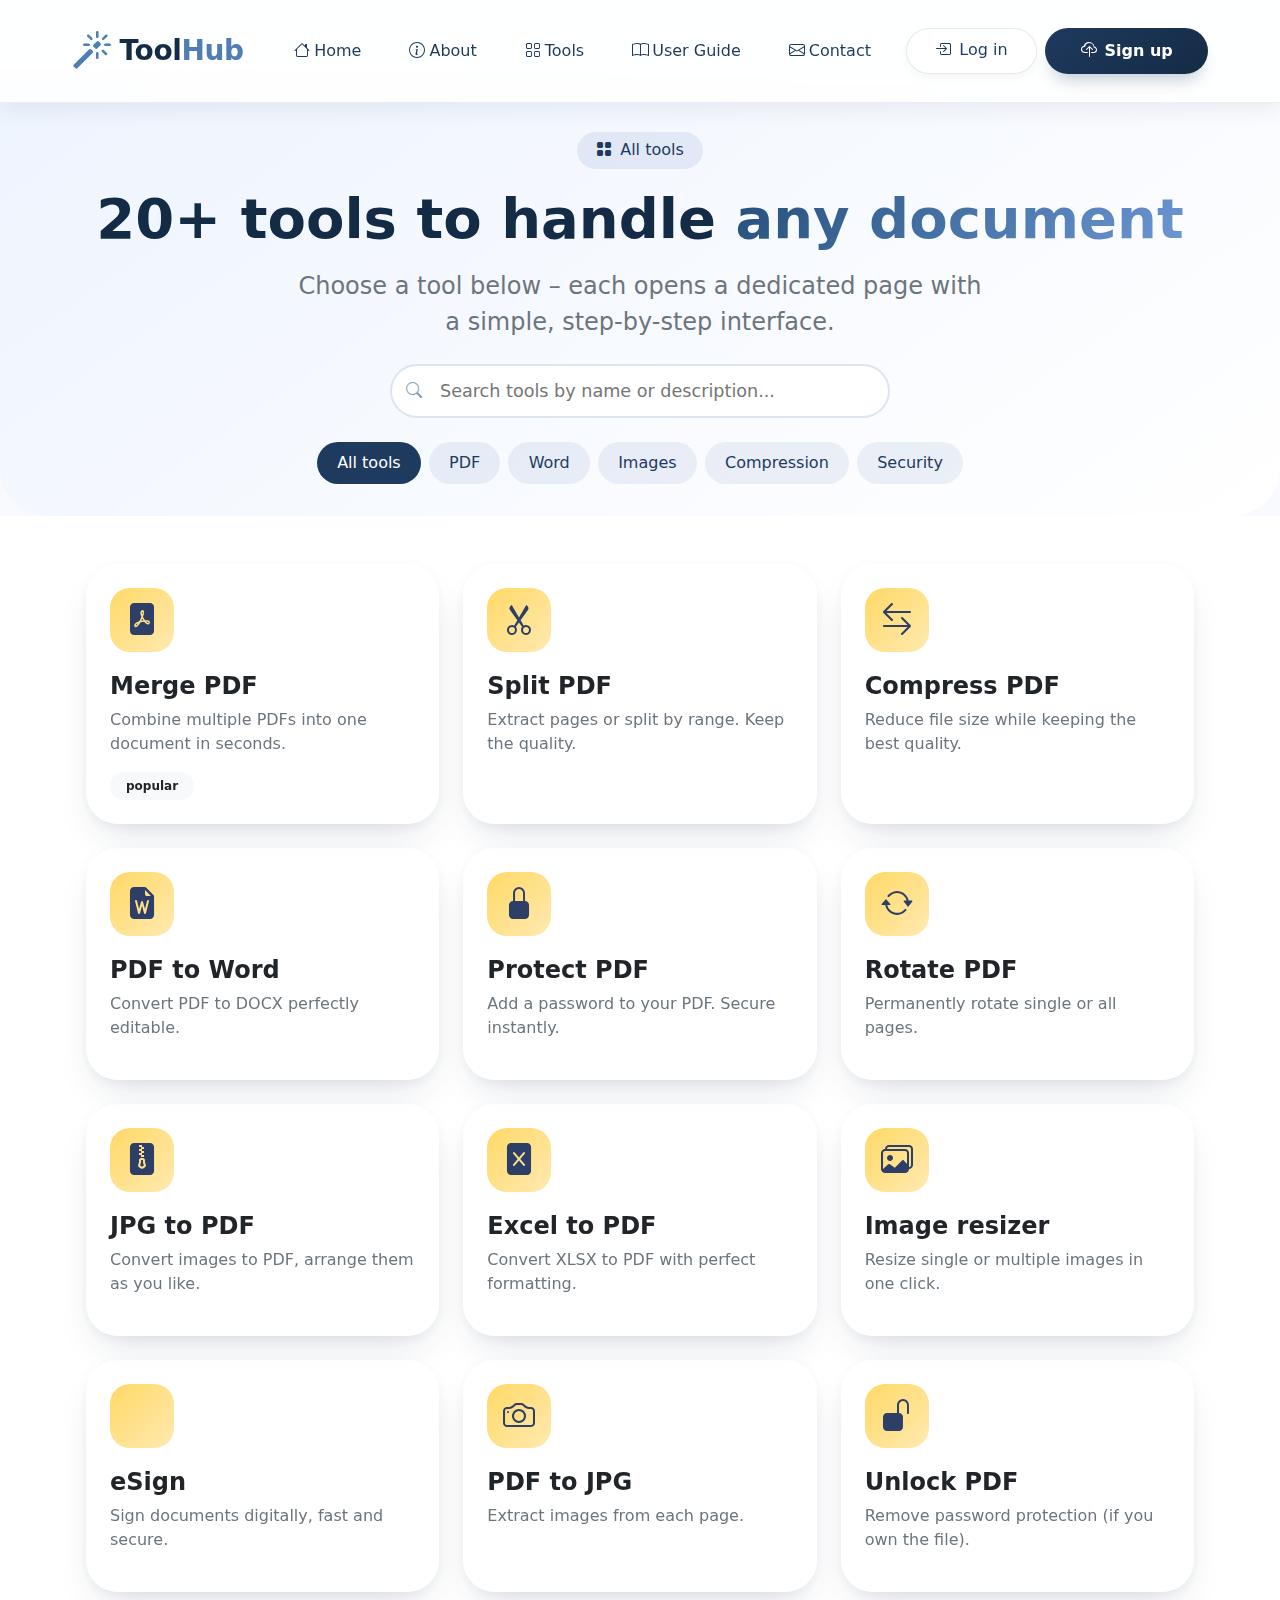
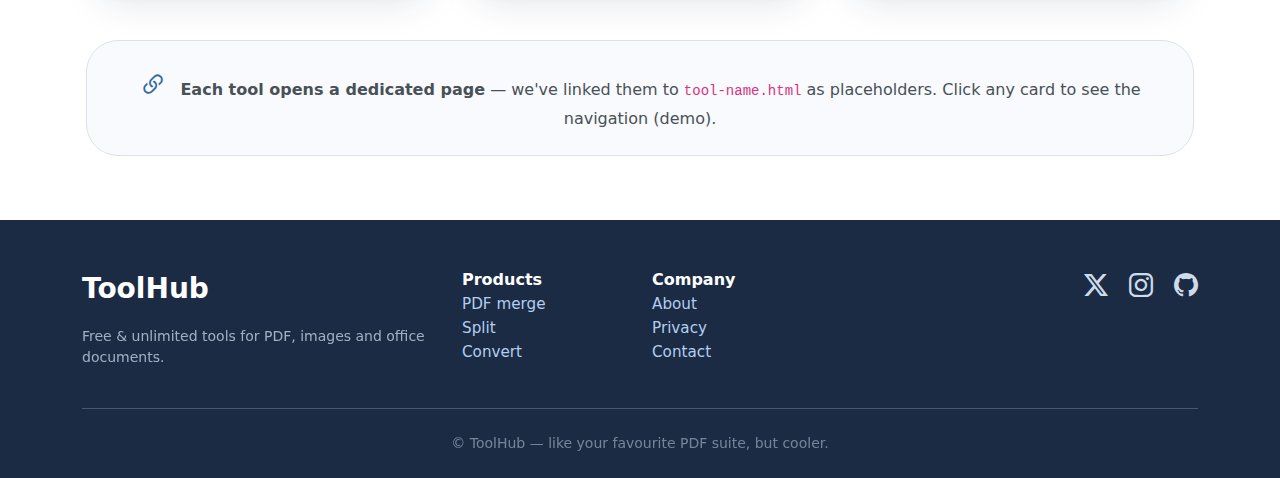
<file: tools.html>
<!DOCTYPE html>
<html lang="en">
<head>
    <meta charset="UTF-8">
    <meta name="viewport" content="width=device-width, initial-scale=1.0">
    <title>Tools · ToolHub</title>
    <!-- Bootstrap 5 + Icons & cool font -->
    <link href="https://cdn.jsdelivr.net/npm/bootstrap@5.3.2/dist/css/bootstrap.min.css" rel="stylesheet">
    <link rel="stylesheet" href="https://cdn.jsdelivr.net/npm/bootstrap-icons@1.11.3/font/bootstrap-icons.min.css">
    <!-- Google font (Inter) for modern look -->
    <link href="https://fonts.googleapis.com/css2?family=Inter:opsz,wght@14..32,400;14..32,500;14..32,600;14..32,700&display=swap" rel="stylesheet">
    <!-- external CSS (as per your structure) -->
    <link rel="stylesheet" href="css/style.css">
    <style>
        /* minimal additional style for tools page */
        .tools-header {
            background: linear-gradient(145deg, #eef4fe, #ffffff);
            padding: 3rem 0 2rem 0;
            border-radius: 0 0 3rem 3rem;
        }
        .category-badge {
            background: rgba(90, 120, 180, 0.1);
            color: #1f3a5f;
            padding: 0.5rem 1.2rem;
            border-radius: 60px;
            font-weight: 500;
            cursor: pointer;
            transition: all 0.1s;
            border: 1px solid transparent;
            display: inline-block;
        }
        .category-badge:hover {
            background: white;
            border-color: #7fa9d0;
            box-shadow: 0 6px 12px rgba(0,40,70,0.08);
        }
        .category-badge.active {
            background: #1f3a5f;
            color: white;
        }
        /* make entire card clickable */
        .tool-card-link {
            text-decoration: none;
            color: inherit;
            display: block;
            height: 100%;
        }
        .tool-card-link:hover .tool-card {
            transform: translateY(-8px);
            box-shadow: 0 30px 48px -18px rgba(18,75,120,0.25);
            background: white;
        }
        /* fade out effect for filtering */
        .tool-item {
            transition: opacity 0.2s ease, transform 0.2s ease;
        }
        .tool-item.hidden {
            display: none;
        }
        /* search bar styling */
        .search-wrapper {
            max-width: 500px;
            margin: 1.5rem auto 0;
        }
        .search-box {
            border-radius: 60px;
            padding: 0.75rem 1.5rem;
            border: 2px solid rgba(79, 126, 179, 0.2);
            background: white;
            transition: all 0.15s;
            width: 100%;
            font-size: 1.1rem;
        }
        .search-box:focus {
            border-color: #4f7eb3;
            box-shadow: 0 0 0 4px rgba(79, 126, 179, 0.2);
            outline: none;
        }
        .clear-search {
            cursor: pointer;
            color: #6c757d;
        }
        .clear-search:hover {
            color: #1f3a5f;
        }
        .search-status {
            font-size: 0.95rem;
            color: #4f7eb3;
            margin-top: 0.5rem;
        }
    </style>
</head>
<body>

    <!-- STICKY NAVBAR (fixed) with left offcanvas on mobile -->
<nav class="navbar-sticky navbar navbar-expand-lg py-3 px-4">
  <div class="container-fluid px-lg-5">
    <a class="navbar-brand d-flex align-items-center" href="index.html">
      <i class="bi bi-magic fs-1 me-2" style="color:#4f7eb3;"></i>
      <span class="fs-3 fw-bold" style="color:#132b44;">Tool<span style="color:#4e7eb3;">Hub</span></span>
    </a>

    <!-- Mobile toggler: opens left offcanvas -->
    <button class="navbar-toggler border-0" type="button" data-bs-toggle="offcanvas" data-bs-target="#offcanvasNavbar" aria-controls="offcanvasNavbar" aria-label="Toggle navigation">
      <span class="navbar-toggler-icon"></span>
    </button>

    <!-- desktop menu (hidden on mobile) -->
    <div class="collapse navbar-collapse d-none d-lg-flex" id="navbarMainDesktop">
      <ul class="navbar-nav mx-auto mb-2 mb-lg-0">
        <li class="nav-item"><a class="nav-link nav-link-custom px-3 py-2" href="index.html"><i class="bi bi-house me-1"></i>Home</a></li>
        <li class="nav-item"><a class="nav-link nav-link-custom px-3 py-2" href="about.html"><i class="bi bi-info-circle me-1"></i>About</a></li>
        <li class="nav-item"><a class="nav-link nav-link-custom px-3 py-2 active" href="tools.html"><i class="bi bi-grid me-1"></i>Tools</a></li>
        <li class="nav-item"><a class="nav-link nav-link-custom px-3 py-2" href="user_guid.html"><i class="bi bi-book me-1"></i>User Guide</a></li>
        <li class="nav-item"><a class="nav-link nav-link-custom px-3 py-2" href="contact.html"><i class="bi bi-envelope me-1"></i>Contact</a></li>
      </ul>
      <div class="d-flex gap-2">
        <a href="#" class="btn-pill btn"><i class="bi bi-box-arrow-in-right me-2"></i>Log in</a>
        <a href="#" class="gradient-btn btn"><i class="bi bi-cloud-upload me-2"></i>Sign up</a>
      </div>
    </div>
  </div>
</nav>

<!-- OFF CANVAS (mobile menu) from left -->
<div class="offcanvas offcanvas-start d-lg-none" tabindex="-1" id="offcanvasNavbar" aria-labelledby="offcanvasNavbarLabel">
  <div class="offcanvas-header">
    <h5 class="offcanvas-title fw-bold" id="offcanvasNavbarLabel" style="color:#132b44;">
      <i class="bi bi-magic me-2" style="color:#4f7eb3;"></i>ToolHub
    </h5>
    <button type="button" class="btn-close" data-bs-dismiss="offcanvas" aria-label="Close"></button>
  </div>
  <div class="offcanvas-body">
    <ul class="navbar-nav">
      <li class="nav-item"><a class="nav-link nav-link-custom" href="index.html"><i class="bi bi-house me-2"></i>Home</a></li>
      <li class="nav-item"><a class="nav-link nav-link-custom" href="about.html"><i class="bi bi-info-circle me-2"></i>About</a></li>
      <li class="nav-item"><a class="nav-link nav-link-custom active" href="tools.html"><i class="bi bi-grid me-2"></i>Tools</a></li>
      <li class="nav-item"><a class="nav-link nav-link-custom" href="user_guid.html"><i class="bi bi-book me-2"></i>User Guide</a></li>
      <li class="nav-item"><a class="nav-link nav-link-custom" href="contact.html"><i class="bi bi-envelope me-2"></i>Contact</a></li>
      <li class="nav-item mt-3"><a class="btn-pill btn d-block text-center" href="#"><i class="bi bi-box-arrow-in-right me-2"></i>Log in</a></li>
      <li class="nav-item mt-2"><a class="gradient-btn btn d-block text-center" href="#"><i class="bi bi-cloud-upload me-2"></i>Sign up</a></li>
    </ul>
  </div>
</div>


<!-- ========== TOOLS PAGE CONTENT ========== -->
<section class="tools-header">
  <div class="container-lg px-3 text-center">
    <span class="badge-soft d-inline-block mb-3"><i class="bi bi-grid-fill me-2"></i>All tools</span>
    <h1 class="display-4 fw-bold mb-3" style="color:#132b44;">20+ tools to handle <span style="background: linear-gradient(130deg, #244f7a, #6c97d4); -webkit-background-clip: text; -webkit-text-fill-color: transparent;">any document</span></h1>
    <p class="lead fs-4 text-secondary mx-auto mb-4" style="max-width: 700px;">Choose a tool below – each opens a dedicated page with a simple, step-by-step interface.</p>
    
    <!-- SEARCH BAR (working) -->
    <div class="search-wrapper position-relative">
      <i class="bi bi-search position-absolute top-50 start-0 translate-middle-y ms-3" style="color:#7f9fbf;"></i>
      <input type="text" id="toolSearch" class="search-box ps-5" placeholder="Search tools by name or description...">
      <span id="clearSearch" class="clear-search position-absolute top-50 end-0 translate-middle-y me-3 d-none"><i class="bi bi-x-circle-fill"></i></span>
    </div>
    <div id="searchStatus" class="search-status small fw-medium"></div>

    <!-- category filters (fully interactive) -->
    <div class="d-flex flex-wrap gap-2 justify-content-center mt-4" id="filterTabs">
      <span class="category-badge active" data-filter="all">All tools</span>
      <span class="category-badge" data-filter="pdf">PDF</span>
      <span class="category-badge" data-filter="word">Word</span>
      <span class="category-badge" data-filter="images">Images</span>
      <span class="category-badge" data-filter="compression">Compression</span>
      <span class="category-badge" data-filter="security">Security</span>
    </div>
  </div>
</section>

<!-- Tools grid with data-category attributes for filtering -->
<section class="py-5 bg-white">
  <div class="container-lg px-3">
    <div class="row g-4" id="toolsGrid">
      <!-- tool 1 · Merge PDF (pdf) -->
      <div class="col-md-6 col-lg-4 tool-item" data-category="pdf" data-toolname="Merge PDF" data-description="Combine multiple PDFs into one document in seconds.">
        <a href="tools_margepdf.html" class="tool-card-link">
          <div class="tool-card p-4">
            <div class="tool-icon"><i class="bi bi-file-pdf-fill"></i></div>
            <h4 class="fw-bold">Merge PDF</h4>
            <p class="text-secondary mb-3">Combine multiple PDFs into one document in seconds.</p>
            <span class="badge bg-light text-dark rounded-pill px-3 py-2">popular</span>
          </div>
        </a>
      </div>
      <!-- tool 2 · Split PDF (pdf) -->
      <div class="col-md-6 col-lg-4 tool-item" data-category="pdf" data-toolname="Split PDF" data-description="Extract pages or split by range. Keep the quality.">
        <a href="tools_splitpdf.html" class="tool-card-link">
          <div class="tool-card p-4">
            <div class="tool-icon"><i class="bi bi-scissors"></i></div>
            <h4 class="fw-bold">Split PDF</h4>
            <p class="text-secondary mb-3">Extract pages or split by range. Keep the quality.</p>
          </div>
        </a>
      </div>
      <!-- tool 3 · Compress PDF (compression,pdf) -->
      <div class="col-md-6 col-lg-4 tool-item" data-category="compression pdf" data-toolname="Compress PDF" data-description="Reduce file size while keeping the best quality.">
        <a href="tools_pdfcompress.html"" class="tool-card-link">
          <div class="tool-card p-4">
            <div class="tool-icon"><i class="bi bi-arrow-left-right"></i></div>
            <h4 class="fw-bold">Compress PDF</h4>
            <p class="text-secondary mb-3">Reduce file size while keeping the best quality.</p>
          </div>
        </a>
      </div>
      <!-- tool 4 · PDF to Word (pdf,word) -->
      <div class="col-md-6 col-lg-4 tool-item" data-category="pdf word" data-toolname="PDF to Word" data-description="Convert PDF to DOCX perfectly editable.">
        <a href="tool-pdf-to-word.html" class="tool-card-link">
          <div class="tool-card p-4">
            <div class="tool-icon"><i class="bi bi-file-earmark-word-fill"></i></div>
            <h4 class="fw-bold">PDF to Word</h4>
            <p class="text-secondary mb-3">Convert PDF to DOCX perfectly editable.</p>
          </div>
        </a>
      </div>
      <!-- tool 5 · Protect PDF (pdf,security) -->
      <div class="col-md-6 col-lg-4 tool-item" data-category="pdf security" data-toolname="Protect PDF" data-description="Add a password to your PDF. Secure instantly.">
        <a href="tool-protect-pdf.html" class="tool-card-link">
          <div class="tool-card p-4">
            <div class="tool-icon"><i class="bi bi-lock-fill"></i></div>
            <h4 class="fw-bold">Protect PDF</h4>
            <p class="text-secondary mb-3">Add a password to your PDF. Secure instantly.</p>
          </div>
        </a>
      </div>
      <!-- tool 6 · Rotate PDF (pdf) -->
      <div class="col-md-6 col-lg-4 tool-item" data-category="pdf" data-toolname="Rotate PDF" data-description="Permanently rotate single or all pages.">
        <a href="tool-rotate-pdf.html" class="tool-card-link">
          <div class="tool-card p-4">
            <div class="tool-icon"><i class="bi bi-arrow-repeat"></i></div>
            <h4 class="fw-bold">Rotate PDF</h4>
            <p class="text-secondary mb-3">Permanently rotate single or all pages.</p>
          </div>
        </a>
      </div>
      <!-- tool 7 · JPG to PDF (images,pdf) -->
      <div class="col-md-6 col-lg-4 tool-item" data-category="images pdf" data-toolname="JPG to PDF" data-description="Convert images to PDF, arrange them as you like.">
        <a href="tool-jpg-to-pdf.html" class="tool-card-link">
          <div class="tool-card p-4">
            <div class="tool-icon"><i class="bi bi-file-zip-fill"></i></div>
            <h4 class="fw-bold">JPG to PDF</h4>
            <p class="text-secondary mb-3">Convert images to PDF, arrange them as you like.</p>
          </div>
        </a>
      </div>
      <!-- tool 8 · Excel to PDF (word) -->
      <div class="col-md-6 col-lg-4 tool-item" data-category="word" data-toolname="Excel to PDF" data-description="Convert XLSX to PDF with perfect formatting.">
        <a href="tool-excel-to-pdf.html" class="tool-card-link">
          <div class="tool-card p-4">
            <div class="tool-icon"><i class="bi bi-file-excel-fill"></i></div>
            <h4 class="fw-bold">Excel to PDF</h4>
            <p class="text-secondary mb-3">Convert XLSX to PDF with perfect formatting.</p>
          </div>
        </a>
      </div>
      <!-- tool 9 · Image resizer (images) -->
      <div class="col-md-6 col-lg-4 tool-item" data-category="images" data-toolname="Image resizer" data-description="Resize single or multiple images in one click.">
        <a href="tool-image-resizer.html" class="tool-card-link">
          <div class="tool-card p-4">
            <div class="tool-icon"><i class="bi bi-images"></i></div>
            <h4 class="fw-bold">Image resizer</h4>
            <p class="text-secondary mb-3">Resize single or multiple images in one click.</p>
          </div>
        </a>
      </div>
      <!-- tool 10 · eSign (security) -->
      <div class="col-md-6 col-lg-4 tool-item" data-category="security" data-toolname="eSign" data-description="Sign documents digitally, fast and secure.">
        <a href="tool-esign.html" class="tool-card-link">
          <div class="tool-card p-4">
            <div class="tool-icon"><i class="bi bi-signature"></i></div>
            <h4 class="fw-bold">eSign</h4>
            <p class="text-secondary mb-3">Sign documents digitally, fast and secure.</p>
          </div>
        </a>
      </div>
      <!-- tool 11 · PDF to JPG (pdf,images) -->
      <div class="col-md-6 col-lg-4 tool-item" data-category="pdf images" data-toolname="PDF to JPG" data-description="Extract images from each page.">
        <a href="tool-pdf-to-jpg.html" class="tool-card-link">
          <div class="tool-card p-4">
            <div class="tool-icon"><i class="bi bi-camera"></i></div>
            <h4 class="fw-bold">PDF to JPG</h4>
            <p class="text-secondary mb-3">Extract images from each page.</p>
          </div>
        </a>
      </div>
      <!-- tool 12 · Unlock PDF (pdf,security) -->
      <div class="col-md-6 col-lg-4 tool-item" data-category="pdf security" data-toolname="Unlock PDF" data-description="Remove password protection (if you own the file).">
        <a href="tool-unlock-pdf.html" class="tool-card-link">
          <div class="tool-card p-4">
            <div class="tool-icon"><i class="bi bi-unlock-fill"></i></div>
            <h4 class="fw-bold">Unlock PDF</h4>
            <p class="text-secondary mb-3">Remove password protection (if you own the file).</p>
          </div>
        </a>
      </div>
    </div>

    <!-- note about dedicated pages (demo) -->
    <div class="alert alert-light border rounded-5 p-4 mt-5 text-center" style="background: #f8fafd;">
      <i class="bi bi-link-45deg fs-3 me-2" style="color:#3468a0;"></i>
      <span class="fw-semibold">Each tool opens a dedicated page</span> — we've linked them to <code>tool-name.html</code> as placeholders. Click any card to see the navigation (demo).
    </div>
  </div>
</section>


<!-- simple footer unchanged -->
<footer class="pt-5 pb-4 px-3">
  <div class="container-lg">
    <div class="row g-4">
      <div class="col-md-4">
        <span class="fs-3 fw-bold text-white">ToolHub</span>
        <p class="my-3 small opacity-75">Free & unlimited tools for PDF, images and office documents.</p>
      </div>
      <div class="col-md-2"><span class="fw-semibold text-white">Products</span><br><a href="#" class="footer-link">PDF merge</a><br><a href="#" class="footer-link">Split</a><br><a href="#" class="footer-link">Convert</a></div>
      <div class="col-md-2"><span class="fw-semibold text-white">Company</span><br><a href="#" class="footer-link">About</a><br><a href="#" class="footer-link">Privacy</a><br><a href="#" class="footer-link">Contact</a></div>
      <div class="col-md-4 text-md-end">
        <i class="bi bi-twitter-x fs-4 me-3"></i>
        <i class="bi bi-instagram fs-4 me-3"></i>
        <i class="bi bi-github fs-4"></i>
      </div>
    </div>
    <hr class="opacity-25 my-4">
    <p class="text-center small opacity-50 mb-0">© ToolHub — like your favourite PDF suite, but cooler.</p>
  </div>
</footer>


<script>
  (function() {
    // ===== FILTER TABS =====
    const filterTabs = document.querySelectorAll('#filterTabs .category-badge');
    const toolItems = document.querySelectorAll('.tool-item');
    const searchInput = document.getElementById('toolSearch');
    const clearBtn = document.getElementById('clearSearch');
    const searchStatus = document.getElementById('searchStatus');

    // Filter function (combines category + search)
    function filterToolsAndSearch() {
      const activeTab = document.querySelector('#filterTabs .category-badge.active');
      const category = activeTab ? activeTab.getAttribute('data-filter') : 'all';
      const searchTerm = searchInput.value.trim().toLowerCase();

      let visibleCount = 0;

      toolItems.forEach(item => {
        // Category match
        let categoryMatch = false;
        if (category === 'all') {
          categoryMatch = true;
        } else {
          const itemCategories = item.dataset.category.split(' ');
          categoryMatch = itemCategories.includes(category);
        }

        // Search match (by tool name or description)
        let searchMatch = true;
        if (searchTerm !== '') {
          const toolName = item.dataset.toolname ? item.dataset.toolname.toLowerCase() : '';
          const toolDesc = item.dataset.description ? item.dataset.description.toLowerCase() : '';
          searchMatch = toolName.includes(searchTerm) || toolDesc.includes(searchTerm);
        }

        if (categoryMatch && searchMatch) {
          item.classList.remove('hidden');
          visibleCount++;
        } else {
          item.classList.add('hidden');
        }
      });

      // Update search status
      if (searchTerm !== '') {
        searchStatus.innerText = `🔍 Found ${visibleCount} tool${visibleCount !== 1 ? 's' : ''} for "${searchTerm}"`;
      } else {
        searchStatus.innerText = '';
      }

      // Show/hide clear button
      if (searchTerm.length > 0) {
        clearBtn.classList.remove('d-none');
      } else {
        clearBtn.classList.add('d-none');
      }
    }

    // Tab click events
    filterTabs.forEach(tab => {
      tab.addEventListener('click', function(e) {
        filterTabs.forEach(t => t.classList.remove('active'));
        this.classList.add('active');
        filterToolsAndSearch();
        
        // Optional toast
        const filterValue = this.getAttribute('data-filter');
        const msg = document.createElement('div');
        msg.className = 'position-fixed top-0 start-50 translate-middle-x mt-5 px-5 py-3 bg-dark text-white rounded-5 shadow-lg';
        msg.style.zIndex = '9999';
        msg.style.background = '#1b4a6e';
        msg.innerHTML = `<i class="bi bi-funnel me-2"></i> Filter: ${this.innerText} (${filterValue})`;
        document.body.appendChild(msg);
        setTimeout(() => { msg.remove(); }, 1200);
      });
    });

    // Search input event
    searchInput.addEventListener('input', filterToolsAndSearch);

    // Clear search
    clearBtn.addEventListener('click', function() {
      searchInput.value = '';
      filterToolsAndSearch();
      searchInput.focus();
    });

   

    // ===== OFF CANVAS LOGIN/SIGNUP =====
    document.querySelectorAll('.offcanvas .btn-pill, .offcanvas .gradient-btn').forEach(btn => {
      btn.addEventListener('click', (e) => {
        e.preventDefault();
        const msg = document.createElement('div');
        msg.className = 'position-fixed top-0 start-50 translate-middle-x mt-5 px-5 py-3 bg-dark text-white rounded-5 shadow-lg';
        msg.style.zIndex = '9999';
        msg.style.background = '#1b4a6e';
        msg.innerHTML = `<i class="bi bi-person-check me-2"></i> ${btn.innerText} (demo)`;
        document.body.appendChild(msg);
        setTimeout(() => { msg.remove(); }, 1800);
        
        const offcanvasElem = document.getElementById('offcanvasNavbar');
        if (offcanvasElem.classList.contains('show')) {
          let offcanvasInstance = bootstrap.Offcanvas.getInstance(offcanvasElem);
          if (offcanvasInstance) offcanvasInstance.hide();
        }
      });
    });

    // CTA button if exists (from previous pages)
    const ctaBtn = document.getElementById('normalCtaBtn');
    if (ctaBtn) {
      ctaBtn.addEventListener('click', (e) => {
        e.preventDefault();
        const toastDiv = document.createElement('div');
        toastDiv.className = 'position-fixed top-0 start-50 translate-middle-x mt-5 px-5 py-3 bg-dark text-white rounded-5 shadow-lg';
        toastDiv.style.zIndex = '9999';
        toastDiv.style.background = '#152b44';
        toastDiv.innerHTML = '<i class="bi bi-check2-circle me-2"></i> Get started — demo';
        document.body.appendChild(toastDiv);
        setTimeout(() => { toastDiv.remove(); }, 2500);
      });
    }

  })();
</script>
<!-- Bootstrap JS -->
<script src="https://cdn.jsdelivr.net/npm/bootstrap@5.3.2/dist/js/bootstrap.bundle.min.js"></script>
</body>
</html>
</file>
<file: css/style.css>
<<<<<<< HEAD
  * { font-family: 'Inter', sans-serif; }
    body { background: #f8fafd; padding-top: 84px; } /* avoid content hiding under fixed navbar */
    
    /* ----- STICKY NAVBAR (always fixed) ----- */
    .navbar-sticky {
      position: fixed;
      top: 0;
      left: 0;
      width: 100%;
      z-index: 1090; /* above most things */
      background: rgba(255,255,255,0.85);
      backdrop-filter: blur(12px);
      -webkit-backdrop-filter: blur(12px);
      box-shadow: 0 8px 20px rgba(0,20,40,0.06);
      border-bottom: 1px solid rgba(120,150,200,0.15);
      transition: background 0.2s;
    }
    /* Brand / logo */
    .navbar-brand { font-weight: 700; letter-spacing: -0.02em; color: #1d2c4f !important; }
    .nav-link-custom {
      font-weight: 500;
      color: #1d3a5c !important;
      margin: 0 0.5rem;
      border-radius: 40px;
      transition: background 0.2s;
    }
    .nav-link-custom:hover {
      background: rgba(55, 95, 145, 0.08);
      color: #0d2d4f !important;
    }
    
    /* ---- mobile offcanvas customisation (slide from left, backdrop) ---- */
    .offcanvas.offcanvas-start {
      width: 280px;
      background: rgba(255,255,255,0.98);
      backdrop-filter: blur(10px);
      border-right: none;
      box-shadow: 8px 0 30px rgba(0,20,40,0.15);
    }
    .offcanvas .nav-link-custom {
      margin: 0.2rem 1rem;
      padding: 0.75rem 1.2rem;
      font-size: 1.1rem;
      border-radius: 40px;
    }
    .offcanvas .nav-link-custom i { width: 1.8rem; }
    /* close button on left panel */
    .offcanvas .btn-close {
      filter: drop-shadow(0 2px 4px rgba(0,0,0,0.05));
    }
    /* tap anywhere outside to close — is default BS behaviour, we keep that */
    
    /* soft pastel background with playful waves */
    .hero-wave {
      background: linear-gradient(145deg, #e1eef7 0%, #f5f9ff 100%);
      position: relative;
      overflow: hidden;
    }
    .hero-wave::before {
      content: '';
      position: absolute;
      bottom: 0;
      left: 0;
      width: 100%;
      height: 120px;
      background: linear-gradient(135deg, rgba(255,255,255,0) 0%, #fff 80%);
      clip-path: polygon(0 70%, 100% 0%, 100% 100%, 0% 100%);
      opacity: 0.4;
    }
    .tool-card {
      border: none;
      border-radius: 32px;
      background: rgba(255,255,255,0.75);
      backdrop-filter: blur(8px);
      box-shadow: 0 20px 40px -14px rgba(18,45,84,0.15), 0 4px 14px rgba(0,20,40,0.05);
      transition: transform 0.2s ease, box-shadow 0.25s;
      height: 100%;
    }
    .tool-card:hover {
      transform: translateY(-8px);
      box-shadow: 0 30px 48px -18px rgba(18,75,120,0.25);
      background: white;
    }
    .tool-icon {
      width: 64px;
      height: 64px;
      background: linear-gradient(135deg, #ffd966, #ffe9b0);
      border-radius: 20px;
      display: flex;
      align-items: center;
      justify-content: center;
      color: #2d3f66;
      font-size: 2rem;
      margin-bottom: 1.2rem;
    }
    .tool-card:nth-child(2) .tool-icon { background: linear-gradient(145deg, #b6e2f0, #d5f0fa); }
    .tool-card:nth-child(3) .tool-icon { background: linear-gradient(145deg, #c5d1fa, #e3eafe); }
    .tool-card:nth-child(4) .tool-icon { background: linear-gradient(145deg, #fbc6cf, #ffe2e8); }
    .tool-card:nth-child(5) .tool-icon { background: linear-gradient(145deg, #bce5cf, #dcf5e6); }
    .tool-card:nth-child(6) .tool-icon { background: linear-gradient(145deg, #fedba5, #fff0cf); }
    .btn-pill {
      border-radius: 60px;
      padding: 0.6rem 1.8rem;
      font-weight: 500;
      background: white;
      border: 1px solid rgba(0,40,80,0.1);
      color: #1f3a5f;
      box-shadow: 0 4px 10px rgba(0, 30, 60, 0.04);
    }
    .btn-pill:hover { background: #f0f7ff; border-color: #7fa9d0; }
    .gradient-btn {
      background: linear-gradient(145deg, #1f3a5f, #142b44);
      border: none;
      color: white;
      border-radius: 60px;
      padding: 0.7rem 2.2rem;
      font-weight: 600;
      transition: all 0.2s;
      box-shadow: 0 12px 18px -8px rgba(20,55,100,0.3);
    }
    .gradient-btn:hover {
      background: linear-gradient(145deg, #254b78, #1a3457);
      color: white;
      transform: scale(1.02);
    }
    .badge-soft {
      background: rgba(90, 120, 180, 0.12);
      color: #1f3a5f;
      font-weight: 500;
      border-radius: 100px;
      padding: 0.4rem 1.2rem;
    }
    /* new CTA style (replaces drag-drop) */
    .cta-block {
      background: white;
      border-radius: 60px;
      padding: 1rem 2rem;
      display: inline-flex;
      align-items: center;
      gap: 1.5rem;
      box-shadow: 0 16px 32px -12px rgba(18, 75, 120, 0.2);
      border: 1px solid rgba(140, 180, 240, 0.3);
      flex-wrap: wrap;
    }
    .cta-block .btn {
      box-shadow: 0 8px 16px -6px #1f3a5f40;
    }
    footer { background: #1b2b44; color: #cedcea; }
    .footer-link { color: #b3cef0; text-decoration: none; font-size: 0.95rem; }
    .footer-link:hover { color: white; }
    .popular-tools .badge { background: white; color: #1b2b44; font-weight: 500; }
    /* small offset for fixed navbar */
    @media (max-width: 991px) {
      body { padding-top: 70px; }
    }
=======
  * { font-family: 'Inter', sans-serif; }
    body { background: #f8fafd; padding-top: 84px; } /* avoid content hiding under fixed navbar */
    
    /* ----- STICKY NAVBAR (always fixed) ----- */
    .navbar-sticky {
      position: fixed;
      top: 0;
      left: 0;
      width: 100%;
      z-index: 1090; /* above most things */
      background: rgba(255,255,255,0.85);
      backdrop-filter: blur(12px);
      -webkit-backdrop-filter: blur(12px);
      box-shadow: 0 8px 20px rgba(0,20,40,0.06);
      border-bottom: 1px solid rgba(120,150,200,0.15);
      transition: background 0.2s;
    }
    /* Brand / logo */
    .navbar-brand { font-weight: 700; letter-spacing: -0.02em; color: #1d2c4f !important; }
    .nav-link-custom {
      font-weight: 500;
      color: #1d3a5c !important;
      margin: 0 0.5rem;
      border-radius: 40px;
      transition: background 0.2s;
    }
    .nav-link-custom:hover {
      background: rgba(55, 95, 145, 0.08);
      color: #0d2d4f !important;
    }
    
    /* ---- mobile offcanvas customisation (slide from left, backdrop) ---- */
    .offcanvas.offcanvas-start {
      width: 280px;
      background: rgba(255,255,255,0.98);
      backdrop-filter: blur(10px);
      border-right: none;
      box-shadow: 8px 0 30px rgba(0,20,40,0.15);
    }
    .offcanvas .nav-link-custom {
      margin: 0.2rem 1rem;
      padding: 0.75rem 1.2rem;
      font-size: 1.1rem;
      border-radius: 40px;
    }
    .offcanvas .nav-link-custom i { width: 1.8rem; }
    /* close button on left panel */
    .offcanvas .btn-close {
      filter: drop-shadow(0 2px 4px rgba(0,0,0,0.05));
    }
    /* tap anywhere outside to close — is default BS behaviour, we keep that */
    
    /* soft pastel background with playful waves */
    .hero-wave {
      background: linear-gradient(145deg, #e1eef7 0%, #f5f9ff 100%);
      position: relative;
      overflow: hidden;
    }
    .hero-wave::before {
      content: '';
      position: absolute;
      bottom: 0;
      left: 0;
      width: 100%;
      height: 120px;
      background: linear-gradient(135deg, rgba(255,255,255,0) 0%, #fff 80%);
      clip-path: polygon(0 70%, 100% 0%, 100% 100%, 0% 100%);
      opacity: 0.4;
    }
    .tool-card {
      border: none;
      border-radius: 32px;
      background: rgba(255,255,255,0.75);
      backdrop-filter: blur(8px);
      box-shadow: 0 20px 40px -14px rgba(18,45,84,0.15), 0 4px 14px rgba(0,20,40,0.05);
      transition: transform 0.2s ease, box-shadow 0.25s;
      height: 100%;
    }
    .tool-card:hover {
      transform: translateY(-8px);
      box-shadow: 0 30px 48px -18px rgba(18,75,120,0.25);
      background: white;
    }
    .tool-icon {
      width: 64px;
      height: 64px;
      background: linear-gradient(135deg, #ffd966, #ffe9b0);
      border-radius: 20px;
      display: flex;
      align-items: center;
      justify-content: center;
      color: #2d3f66;
      font-size: 2rem;
      margin-bottom: 1.2rem;
    }
    .tool-card:nth-child(2) .tool-icon { background: linear-gradient(145deg, #b6e2f0, #d5f0fa); }
    .tool-card:nth-child(3) .tool-icon { background: linear-gradient(145deg, #c5d1fa, #e3eafe); }
    .tool-card:nth-child(4) .tool-icon { background: linear-gradient(145deg, #fbc6cf, #ffe2e8); }
    .tool-card:nth-child(5) .tool-icon { background: linear-gradient(145deg, #bce5cf, #dcf5e6); }
    .tool-card:nth-child(6) .tool-icon { background: linear-gradient(145deg, #fedba5, #fff0cf); }
    .btn-pill {
      border-radius: 60px;
      padding: 0.6rem 1.8rem;
      font-weight: 500;
      background: white;
      border: 1px solid rgba(0,40,80,0.1);
      color: #1f3a5f;
      box-shadow: 0 4px 10px rgba(0, 30, 60, 0.04);
    }
    .btn-pill:hover { background: #f0f7ff; border-color: #7fa9d0; }
    .gradient-btn {
      background: linear-gradient(145deg, #1f3a5f, #142b44);
      border: none;
      color: white;
      border-radius: 60px;
      padding: 0.7rem 2.2rem;
      font-weight: 600;
      transition: all 0.2s;
      box-shadow: 0 12px 18px -8px rgba(20,55,100,0.3);
    }
    .gradient-btn:hover {
      background: linear-gradient(145deg, #254b78, #1a3457);
      color: white;
      transform: scale(1.02);
    }
    .badge-soft {
      background: rgba(90, 120, 180, 0.12);
      color: #1f3a5f;
      font-weight: 500;
      border-radius: 100px;
      padding: 0.4rem 1.2rem;
    }
    /* new CTA style (replaces drag-drop) */
    .cta-block {
      background: white;
      border-radius: 60px;
      padding: 1rem 2rem;
      display: inline-flex;
      align-items: center;
      gap: 1.5rem;
      box-shadow: 0 16px 32px -12px rgba(18, 75, 120, 0.2);
      border: 1px solid rgba(140, 180, 240, 0.3);
      flex-wrap: wrap;
    }
    .cta-block .btn {
      box-shadow: 0 8px 16px -6px #1f3a5f40;
    }
    footer { background: #1b2b44; color: #cedcea; }
    .footer-link { color: #b3cef0; text-decoration: none; font-size: 0.95rem; }
    .footer-link:hover { color: white; }
    .popular-tools .badge { background: white; color: #1b2b44; font-weight: 500; }
    /* small offset for fixed navbar */
    @media (max-width: 991px) {
      body { padding-top: 70px; }
    }
>>>>>>> ba173a6eb99c5f188029a3dfef33c1ec50f50ca4
</file>
